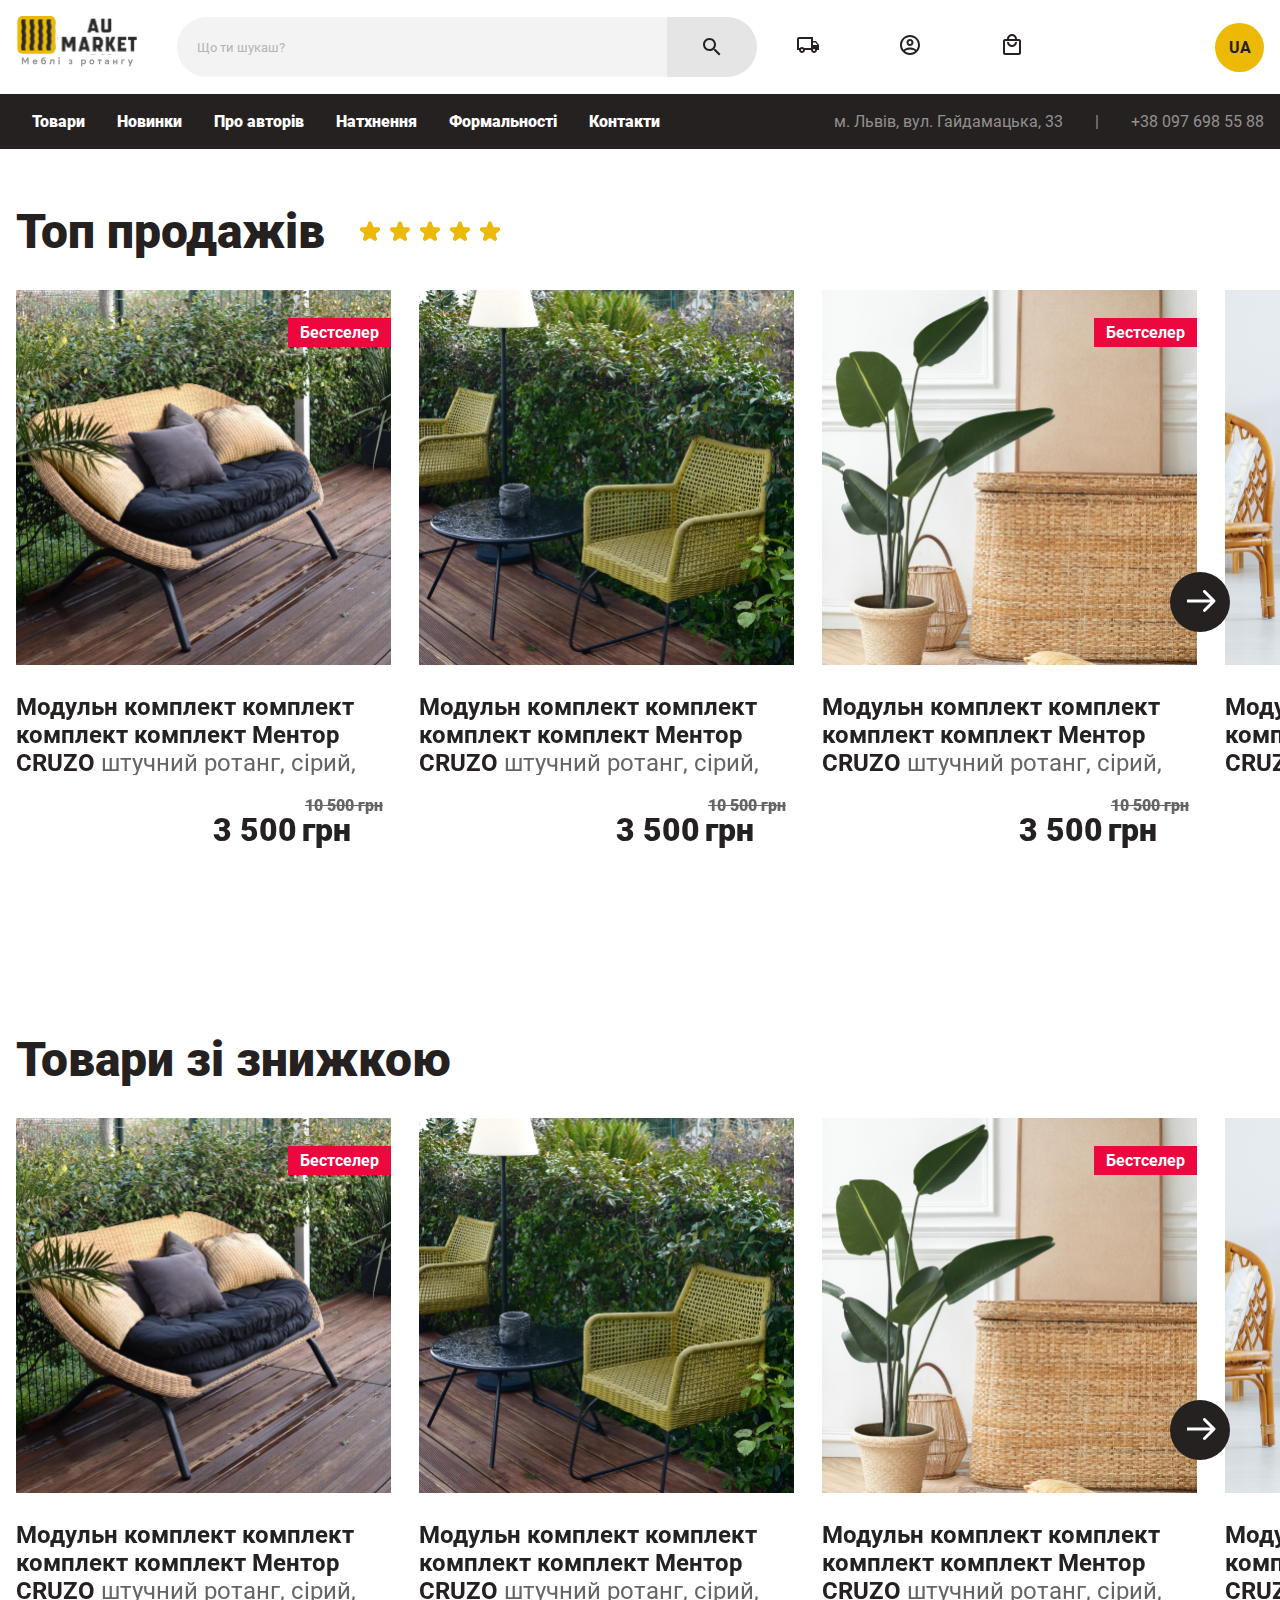
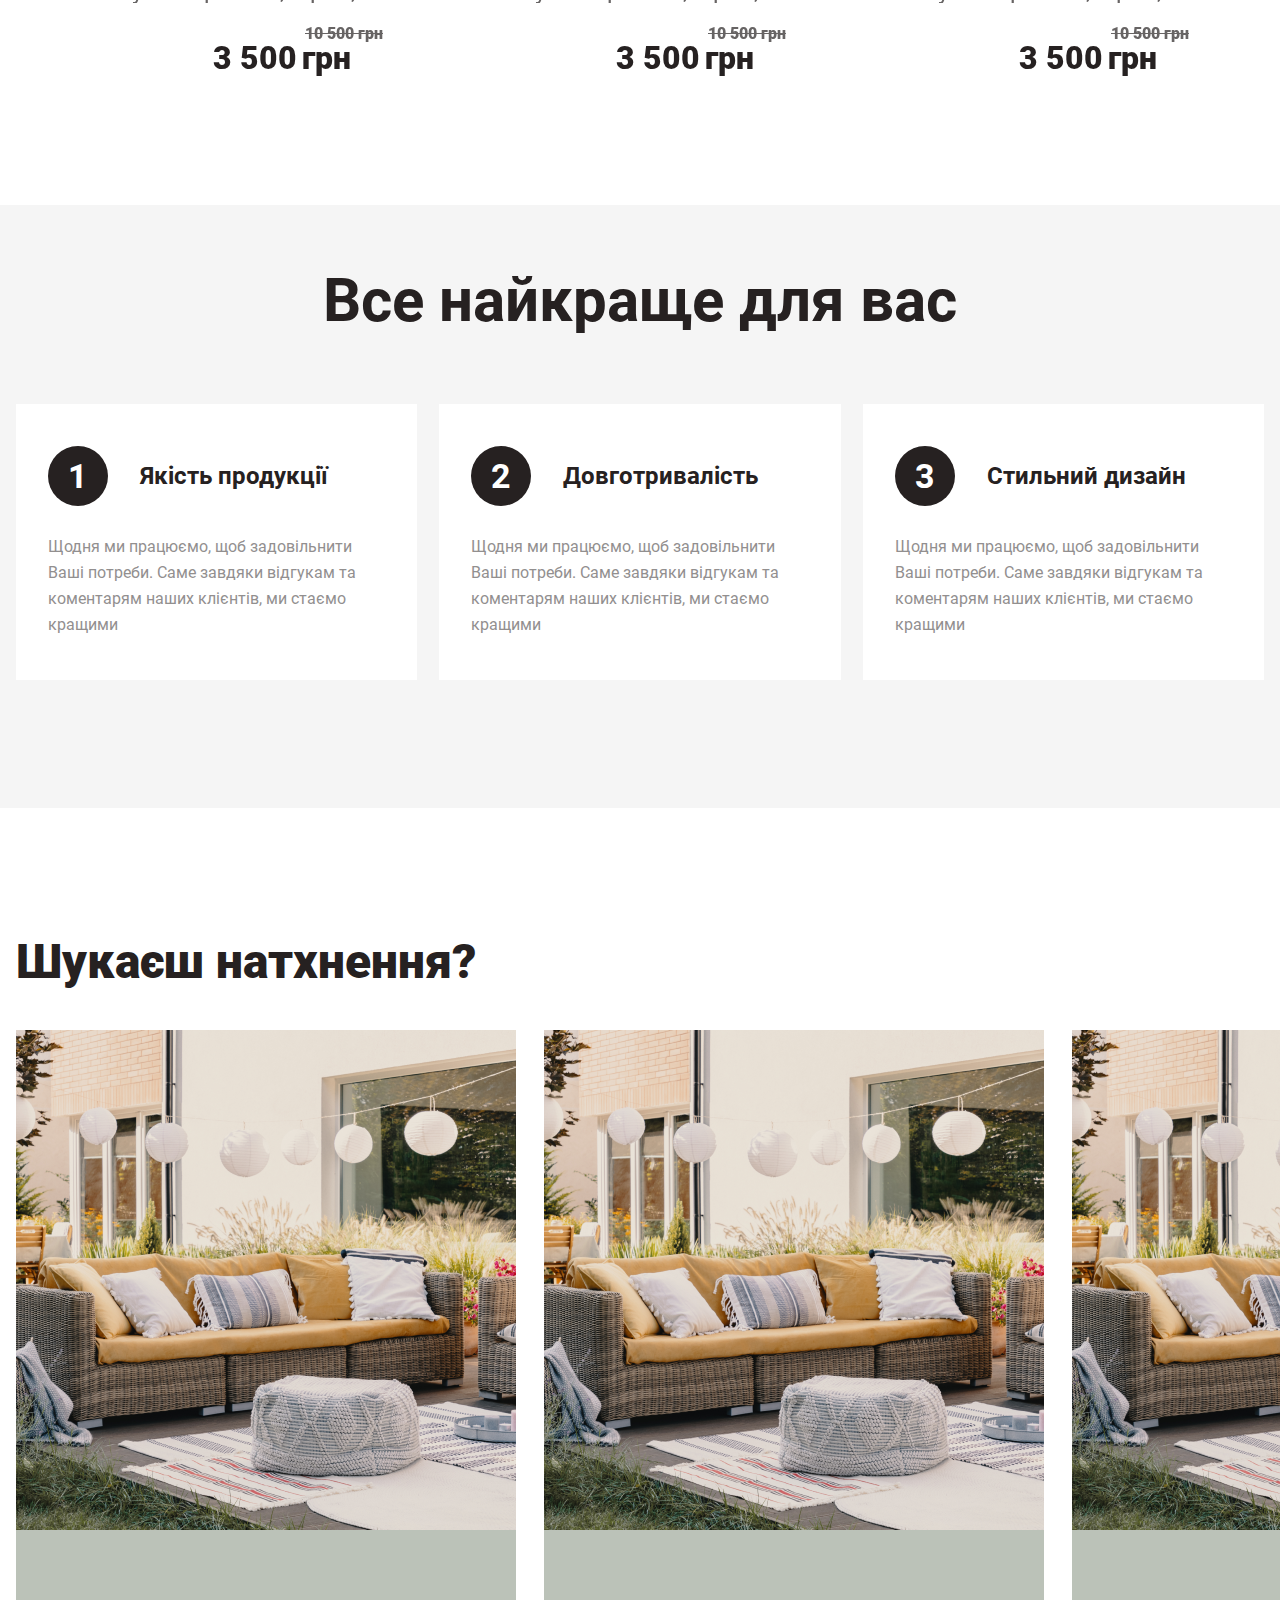
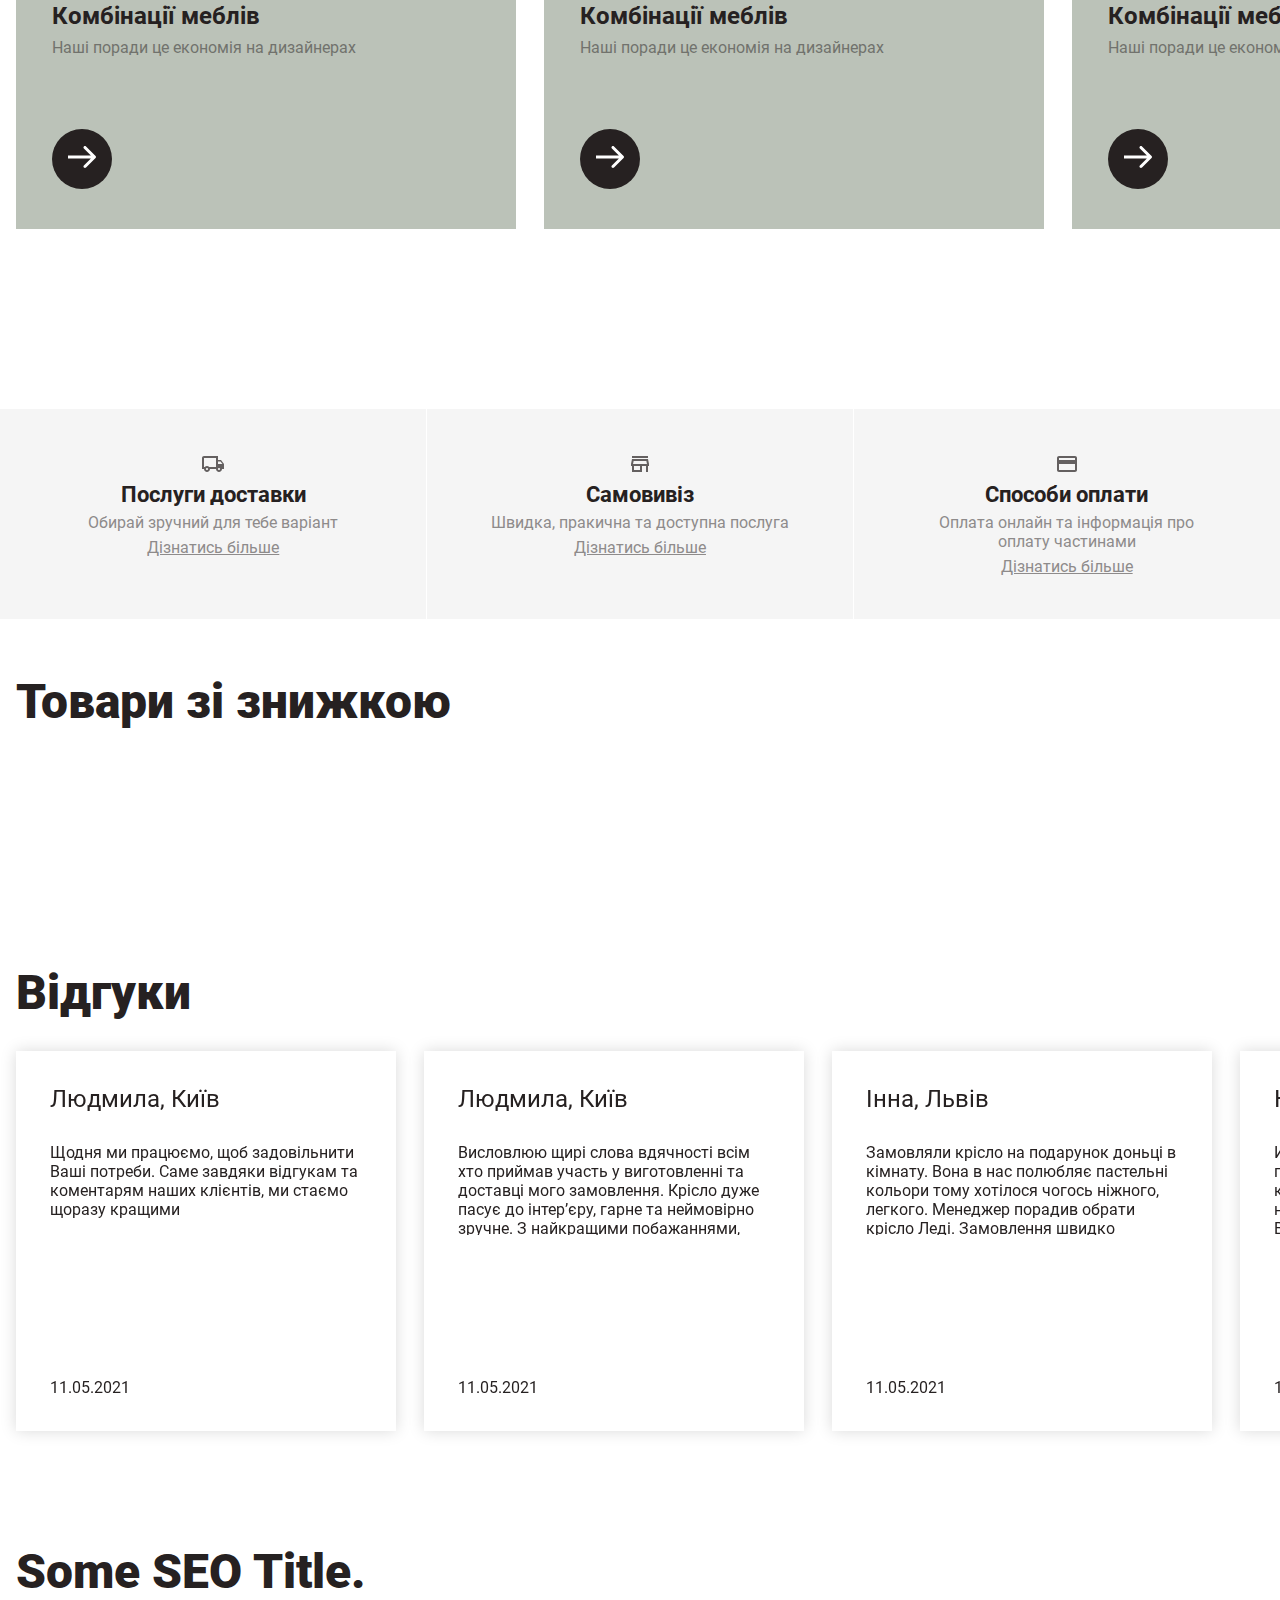
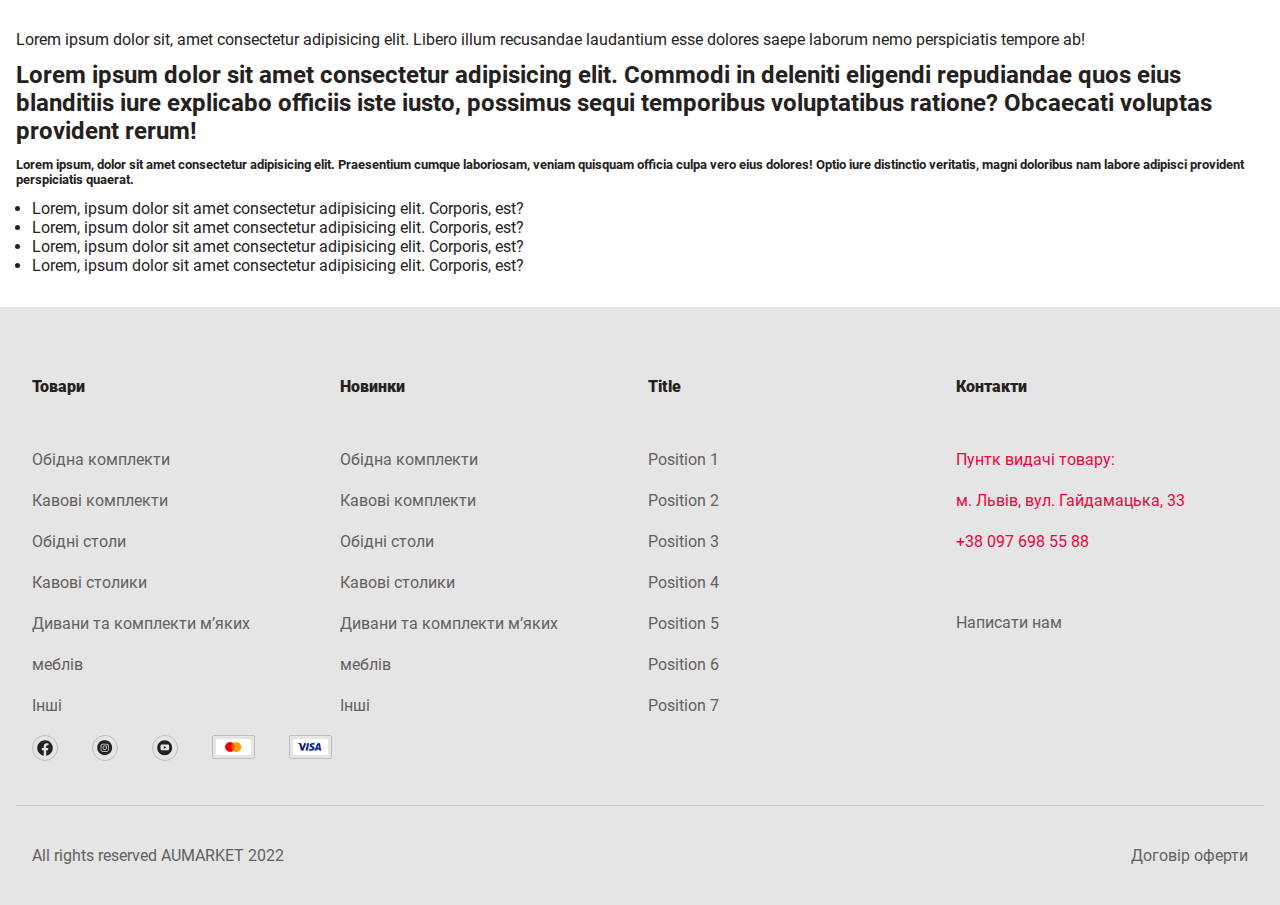
<file: index.html>
<!DOCTYPE html>
<html lang="en">

<head>
  <meta charset="UTF-8">
  <meta http-equiv="X-UA-Compatible" content="IE=edge">
  <meta name="viewport" content="width=device-width, initial-scale=1.0">
  <link rel="stylesheet" href="owl-slider/owl.carousel.min.css">
  <link rel="stylesheet" href="owl-slider/owl.theme.default.min.css">
  <link rel="stylesheet" href="style/style.css">
  <title>Rattan</title>
</head>

<body>
  <div class="menu">
    <div class="menu__wrap">
      <div class="menu__header">
        <img class="menu__close-ic" src="images/ic_close-menu.svg" alt="img">
        <img class="logo" src="images/logo.svg" alt="logo">
      </div>
      <div class="menu__link-wrap">
        <h3 class="menu__title">Товари</h3>
        <div class="menu__link-container">
          <a class="menu__link" href="">Акційні товари</a>
          <a class="menu__link" href="">Обідна комплекти</a>
          <a class="menu__link" href="">Кавові комплекти</a>
          <a class="menu__link" href="">Обідні столи</a>
          <a class="menu__link" href="">Кавові столики</a>
          <a class="menu__link" href="">Дивани та комплекти м’яких меблів</a>
          <a class="menu__link" href="">Крісла-гойдалки</a>
          <a class="menu__link" href="">Крісла та пуфи</a>
          <a class="menu__link menu__link-drop sub-menu-1" href="">
            Стільці та лавки
            <img src="images/ic_drop-arrow.svg" alt="img">
          </a>
          <a class="menu__link" href="">Шезлонги</a>
          <a class="menu__link menu__link-drop sub-menu-2" href="">
            Садові меблі
            <img src="images/ic_drop-arrow.svg" alt="img">
          </a>
          <a class="menu__link" href="">Садові гойдалки</a>
          <a class="menu__link" href="">Декор</a>
        </div>
      </div>
    </div>

    <div class="menu__sub-menu menu__sub-menu-1">
      <h3 class="menu__title menu__sub-menu-title">Стільці та лавки</h3>
      <div class="menu__link-container">
        <a class="menu__link" href="">Стільці</a>
        <a class="menu__link" href="">Лавки</a>
        <a class="menu__link" href="">Барні стільці</a>
      </div>
    </div>

    <div class="menu__sub-menu menu__sub-menu-2">
      <h3 class="menu__title menu__sub-menu-title">Садові меблі</h3>
      <div class="menu__link-container">
        <a class="menu__link" href="">item</a>
        <a class="menu__link" href="">item 2</a>
        <a class="menu__link" href="">Item 3</a>
      </div>
    </div>
  </div>

  </div>

  <div class="mobile-menu">
    <div class="mobile-menu__header">
      <img class="logo" src="images/logo.svg" alt="logo">
      <img class="mobile-menu__close-ic" src="images/ic_close-menu.svg" alt="img">
    </div>
    <div class="mobile-menu__start">
      <span class="mobile-menu__link mobile-menu__link-drop mobile__item-title">
        Товари
        <img class="mobile-menu__drop-icon" src="images/ic_drop-arrow.svg" alt="img">
      </span>
      <div class="mobile-menu__items">
        <h3 class="mobile-menu__items-link">
          Акційні товари
        </h3>
        <h3 class="mobile-menu__items-link">Обідна комплекти</h3>

        <h3 class="mobile-menu__items-link mobile-menu__link-drop mobile-menu-show-sub mobile-menu__sub-title-back">
          Кавові комплекти
          <img class="mobile-menu__ic-title" src="images/ic_drop-arrow.svg" alt="img">
          <div class="mobile-menu__sub-menu">
            <h3 class="mobile-menu__items-link mobile-menu__link mobile-menu__link-drop">
              <img class="mobile-menu__ic_back" src="images/ic_drop-arrow.svg" alt="img">
              Акційні товари
            </h3>
            <div class="mobile-menu__sumb-items-1">
              <a href="/" class="mobile-menu__items-link">Стільці</a>
              <a href="/" class="mobile-menu__items-link">Лавки</a>
              <a href="/" class="mobile-menu__items-link">Барні стільці</a>
            </div>
          </div>
        </h3>

        <h3 class="mobile-menu__items-link">Обідні столи</h3>
        <h3 class="mobile-menu__items-link">Кавові столики</h3>
        <h3 class="mobile-menu__items-link">Дивани та комплекти м’яких меблів </h3>
        <h3 class="mobile-menu__items-link">Крісла-гойдалки</h3>
        <h3 class="mobile-menu__items-link">Крісла та пуфи</h3>
        <h3 class="mobile-menu__items-link">Стільці та лавки</h3>
        <h3 class="mobile-menu__items-link">Шезлонги</h3>
        <h3 class="mobile-menu__items-link">Садові меблі</h3>
        <h3 class="mobile-menu__items-link">Садові гойдалки</h3>
        <h3 class="mobile-menu__items-link">Декор</h3>
        <h3 class="mobile-menu__items-link">Колекція 1</h3>
        <h3 class="mobile-menu__items-link">Колекція 2</h3>
      </div>
      <a class="mobile-menu__link" href="/">Новинки</a>
      <a class="mobile-menu__link" href="/">Про авторів</a>
      <a class="mobile-menu__link" href="/">Натхнення</a>
      <a class="mobile-menu__link" href="/">Формальності</a>
      <a class="mobile-menu__link" href="/">Контакти</a>
    </div>
  </div>

  <header class="header">
    <a class="logo-wrap" href="/">
      <img class="logo" src="images/logo.svg" alt="logo">
    </a>
    <!-- <div class="header__content-wrap"> -->
    <div onclick="activeSearch()" class="search">
      <input class="search__input" type="text" placeholder="Що ти шукаш?">
      <div class="search__icon-wrap">
        <img class="icon" src="images/icons/ic_search.svg" alt="search">
      </div>
    </div>
    <div class="header__user-menu">
      <div class="header__user-wrap user-menu">
        <a class="user-menu__icon" href="/"><img class="icon" src="./images/icons/ic_car-header.svg" alt="car-icon"></a>
        <a class="user-menu__icon" href="/"><img class="icon" src="./images/icons/ic_user-header.svg"
            alt="user-icon"></a>
        <a class="user-menu__icon" href="/"><img class="icon" src="./images/icons/ic_cart-header.svg"
            alt="cart-icon"></a>
      </div>
      <div class="lang-switch">
        UA
      </div>
      <img class="mobile-menu-btn" src="images/icons/ic_mobile-menu.svg" alt="img">
    </div>
    <!-- </div> -->
  </header>

  <nav class="navigation">
    <div class="navigation_position">
      <ul class="navigation__wrap">
        <li class="navigation__btn navigation__items">Товари</li>
        <li class="navigation__btn">Новинки</li>
        <li class="navigation__btn">Про авторів</li>
        <li class="navigation__btn">Натхнення</li>
        <li class="navigation__btn">Формальності</li>
        <li class="navigation__btn">Контакти</li>
      </ul>
      <div class="navigation__contacts">
        <a class="navigation__link" target="_blank" href="https://goo.gl/maps/AyfyZEyAHAoypbwz9">м. Львів, вул.
          Гайдамацька, 33</a>
        <span class="navigation__link">|</span>
        <a class="navigation__link" href="tel:+380976985588">+38 097 698 55 88</a>
      </div>
    </div>
  </nav>

  <section class="slider-wrap">
    <div class="top-title-wrap">
      <h3 class="block-title">Топ продажів</h3>
      <img class="title-star" src="images/stars.svg" alt="img">
    </div>
    <div class="owl-carousel item-slider home-slider">
    </div>
  </section>

  <section class="slider-wrap">
    <div class="top-title-wrap">
      <h3 class="block-title">Товари зі знижкою</h3>
    </div>
    <div class="owl-carousel item-slider home-slider">
    </div>
  </section>

  <section class="best-bcg">
    <div class="best">
      <h3 class="best__title">Все найкраще для вас</h3>
      <div class="best__card-wrap">
        <div class="best__card card">
          <div class="card__title-wrap">
            <div class="card__number">1</div>
            <h4 class="card__title">Якість продукції</h4>
          </div>
          <span class="card__text">
            Щодня ми працюємо, щоб задовільнити Ваші потреби. Саме завдяки відгукам та коментарям наших клієнтів, ми
            стаємо кращими
          </span>
        </div>
        <div class="best__card card">
          <div class="card__title-wrap">
            <div class="card__number">2</div>
            <h4 class="card__title">Довготривалість</h4>
          </div>
          <span class="card__text">
            Щодня ми працюємо, щоб задовільнити Ваші потреби. Саме завдяки відгукам та коментарям наших клієнтів, ми
            стаємо кращими
          </span>
        </div>
        <div class="best__card card">
          <div class="card__title-wrap">
            <div class="card__number">3</div>
            <h4 class="card__title">Стильний дизайн</h4>
          </div>
          <span class="card__text">
            Щодня ми працюємо, щоб задовільнити Ваші потреби. Саме завдяки відгукам та коментарям наших клієнтів, ми
            стаємо кращими
          </span>
        </div>
      </div>
    </div>
  </section>

  <section class="inspiration">
    <h3 class="block-title">Шукаєш натхнення?</h3>
    <div class="inspiration__card-wrap">

      <div class="owl-carousel inspiration-carousel">
        <a href="/" class="inspiration-card inspiration-card_color">
          <img class="inspiration-card__img" src="images/inspiration-img.png" alt="img">
          <div class="inspiration-card__text-wrap">
            <h4 class="inspiration-card__title">Комбінації меблів</h4>
            <span class="inspiration-card__text">Наші поради це економія на дизайнерах</span>
          </div>
          <div class="arrow inspiration-card__arrow"></div>
        </a>

        <a href="/" class="inspiration-card inspiration-card_color">
          <img class="inspiration-card__img" src="images/inspiration-img.png" alt="img">
          <div class="inspiration-card__text-wrap">
            <h4 class="inspiration-card__title">Комбінації меблів</h4>
            <span class="inspiration-card__text">Наші поради це економія на дизайнерах</span>
          </div>
          <div class="arrow inspiration-card__arrow"></div>
        </a>

        <a href="/" class="inspiration-card inspiration-card_color">
          <img class="inspiration-card__img" src="images/inspiration-img.png" alt="img">
          <div class="inspiration-card__text-wrap">
            <h4 class="inspiration-card__title">Комбінації меблів</h4>
            <span class="inspiration-card__text">Наші поради це економія на дизайнерах</span>
          </div>
          <div class="arrow inspiration-card__arrow"></div>
        </a>

        <a href="/" class="inspiration-card inspiration-card_color">
          <img class="inspiration-card__img" src="images/inspiration-img.png" alt="img">
          <div class="inspiration-card__text-wrap">
            <h4 class="inspiration-card__title">Комбінації меблів</h4>
            <span class="inspiration-card__text">Наші поради це економія на дизайнерах</span>
          </div>
          <div class="arrow inspiration-card__arrow"></div>
        </a>

        <a href="/" class="inspiration-card inspiration-card_color">
          <img class="inspiration-card__img" src="images/inspiration-img.png" alt="img">
          <div class="inspiration-card__text-wrap">
            <h4 class="inspiration-card__title">Комбінації меблів</h4>
            <span class="inspiration-card__text">Наші поради це економія на дизайнерах</span>
          </div>
          <div class="arrow inspiration-card__arrow"></div>
        </a>
      </div>
    </div>
  </section>

  <section class="services">
    <a class="services-card" href="/">
      <img class="icon" src="images/icons/ic_car-services.svg" alt="img">
      <h4 class="services-card__title">Послуги доставки</h4>
      <span class="services-card__text">Обирай зручний для тебе варіант</span>
      <span class="services-card__text">Дізнатись більше</span>
    </a>

    <a class="services-card" href="/">
      <img class="icon" src="images/icons/ic_house-services.svg" alt="img">
      <h4 class="services-card__title">Самовивіз</h4>
      <span class="services-card__text">Швидка, пракична та доступна послуга</span>
      <span class="services-card__text">Дізнатись більше</span>
    </a>

    <a class="services-card" href="/">
      <img class="icon" src="images/icons/ic_card-services.svg" alt="img">
      <h4 class="services-card__title">Способи оплати</h4>
      <span class="services-card__text">Оплата онлайн та інформація про оплату частинами</span>
      <span class="services-card__text">Дізнатись більше</span>
    </a>
  </section>

  <section class="slider-wrap">
    <div class="top-title-wrap">
      <h3 class="block-title">Товари зі знижкою</h3>
    </div>
    <div class="owl-carousel item-slider">
    </div>
  </section>

  <section class="feedback">
    <div class="top-title-wrap">
      <h3 class="block-title">Відгуки</h3>
    </div>
    <div class="feedback__card-wrap">
      <div class="owl-carousel inspiration-carousel">
        <div class="feedback-card">
          <span class="feedback-card__name">Людмила, Київ</span>
          <span class="feedback-card__text">
            Щодня ми працюємо, щоб задовільнити Ваші потреби. Саме завдяки відгукам
            та коментарям наших клієнтів, ми стаємо щоразу кращими
          </span>
          <a class="feedback-card__all" href="/">
            <div class="arrow feedback-card__arrow"></div>
            <span>Всі відгуки</span>
          </a>
          <span class="feedback-card__date">11.05.2021</span>
        </div>
        <div class="feedback-card">
          <span class="feedback-card__name">Людмила, Київ</span>
          <span class="feedback-card__text">
            Висловлюю щирі слова вдячності всім хто приймав участь у виготовленні та доставці мого замовлення. Крісло
            дуже
            пасує до інтер’єру, гарне та неймовірно зручне.
            З найкращими побажаннями,
            Людмила.
          </span>
          <a class="feedback-card__all" href="/">
            <div class="arrow feedback-card__arrow"></div>
            <span>Всі відгуки</span>
          </a>
          <span class="feedback-card__date">11.05.2021</span>
        </div>
        <div class="feedback-card">
          <span class="feedback-card__name">Інна, Львів</span>
          <span class="feedback-card__text">
            Замовляли крісло на подарунок доньці в кімнату. Вона в нас полюбляє пастельні кольори тому хотілося чогось
            ніжного, легкого.
            Менеджер порадив обрати крісло Леді.
            Замовлення швидко доставили, що каже про оперативність кур'єрів й налагодженість. Крісло дуже елегантне,
            чудово пасує до інтер'єру кімнати. Дякую!
          </span>
          <a class="feedback-card__all" href="/">
            <div class="arrow feedback-card__arrow"></div>
            <span>Всі відгуки</span>
          </a>
          <span class="feedback-card__date">11.05.2021</span>
        </div>
        <div class="feedback-card">
          <span class="feedback-card__name">Катерина, Моршин</span>
          <span class="feedback-card__text">
            Исполнили мечту нашей доченьки - приобрели ей ко дню рождения кресло кокон! Ребенок просто в восторге,
            невероятно счастлива! Благодарим за Ваш труд и старания.
            Процветания и крупных продаж :)
          </span>
          <a class="feedback-card__all" href="/">
            <div class="arrow feedback-card__arrow"></div>
            <span>Всі відгуки</span>
          </a>
          <span class="feedback-card__date">11.05.2021</span>
        </div>
      </div>
    </div>
  </section>

  <section class="seo">
    <div class="top-title-wrap">
      <h3 class="block-title">Some SEO Title.</h3>
    </div>
    <div class="seo__text">
      <p>Lorem ipsum dolor sit, amet consectetur adipisicing elit. Libero illum recusandae laudantium esse dolores saepe
        laborum nemo perspiciatis tempore ab!</p>
      <h2>Lorem ipsum dolor sit amet consectetur adipisicing elit. Commodi in deleniti eligendi repudiandae quos eius
        blanditiis iure explicabo officiis iste iusto, possimus sequi temporibus voluptatibus ratione? Obcaecati
        voluptas provident rerum!</h2>
      <h5>Lorem ipsum, dolor sit amet consectetur adipisicing elit. Praesentium cumque laboriosam, veniam quisquam
        officia culpa vero eius dolores! Optio iure distinctio veritatis, magni doloribus nam labore adipisci provident
        perspiciatis quaerat.</h5>
      <ul>
        <li>Lorem, ipsum dolor sit amet consectetur adipisicing elit. Corporis, est?</li>
        <li>Lorem, ipsum dolor sit amet consectetur adipisicing elit. Corporis, est?</li>
        <li>Lorem, ipsum dolor sit amet consectetur adipisicing elit. Corporis, est?</li>
        <li>Lorem, ipsum dolor sit amet consectetur adipisicing elit. Corporis, est?</li>
      </ul>
    </div>
  </section>

  <footer class="footer">
    <div class="footer__menu">
      <div class="footer__items">
        <div class="footer__item-wrap">
          <span class="footer__title">Товари</span>
          <a class="footer__link" href="">Обідна комплекти</a>
          <a class="footer__link" href="">Кавові комплекти</a>
          <a class="footer__link" href="">Обідні столи</a>
          <a class="footer__link" href="">Кавові столики</a>
          <a class="footer__link" href="">Дивани та комплекти м’яких</a>
          <a class="footer__link" href="">меблів</a>
          <a class="footer__link" href="">Інші</a>
        </div>

        <div class="footer__item-wrap">
          <span class="footer__title">Новинки</span>
          <a class="footer__link" href="">Обідна комплекти</a>
          <a class="footer__link" href="">Кавові комплекти</a>
          <a class="footer__link" href="">Обідні столи</a>
          <a class="footer__link" href="">Кавові столики</a>
          <a class="footer__link" href="">Дивани та комплекти м’яких</a>
          <a class="footer__link" href="">меблів</a>
          <a class="footer__link" href="">Інші</a>
        </div>

        <div class="footer__item-wrap">
          <span class="footer__title">Title</span>
          <a class="footer__link" href="">Position 1</a>
          <a class="footer__link" href="">Position 2</a>
          <a class="footer__link" href="">Position 3</a>
          <a class="footer__link" href="">Position 4</a>
          <a class="footer__link" href="">Position 5</a>
          <a class="footer__link" href="">Position 6</a>
          <a class="footer__link" href="">Position 7</a>
        </div>

        <div class="footer__item-wrap">
          <span class="footer__title">Контакти</span>
          <a class="footer__link footer__link_color" target="_blank" href="https://goo.gl/maps/PCy7evtyCGo6VFJq5">Пунтк
            видачі товару:</a>
          <a class="footer__link footer__link_color" target="_blank" href="https://goo.gl/maps/PCy7evtyCGo6VFJq5">м.
            Львів, вул. Гайдамацька, 33</a>
          <a class="footer__link footer__link_color" href="tel:380976985588">+38 097 698 55 88</a>
          <a class="footer__link" href="">Написати нам</a>
        </div>
      </div>

      <div class="footer__social">
        <a href="/"><img src="images/icons/ic_facebook.svg" alt="img"></a>
        <a href="/"><img src="images/icons/ic_instagram.svg" alt="img"></a>
        <a href="/"><img src="images/icons/ic_youtube.svg" alt="img"></a>
        <a href="/"><img src="images/icons/ic_master.svg" alt="img"></a>
        <a href="/"><img src="images/icons/ic_visa.svg" alt="img"></a>
      </div>
    </div>

    <div class="footer__doc">
      <a class="footer__link" href="">All rights reserved AUMARKET 2022</a>
      <a class="footer__link" href="">Договір оферти</a>
    </div>
  </footer>

  <script src="js/jquery-3.6.0.min.js"></script>
  <script src="owl-slider/owl.carousel.min.js"></script>
  <script src="swiper-slider/swiper-bundle.min.js"></script>
  <script src="js/script.js"></script>
</body>

</html>
</file>
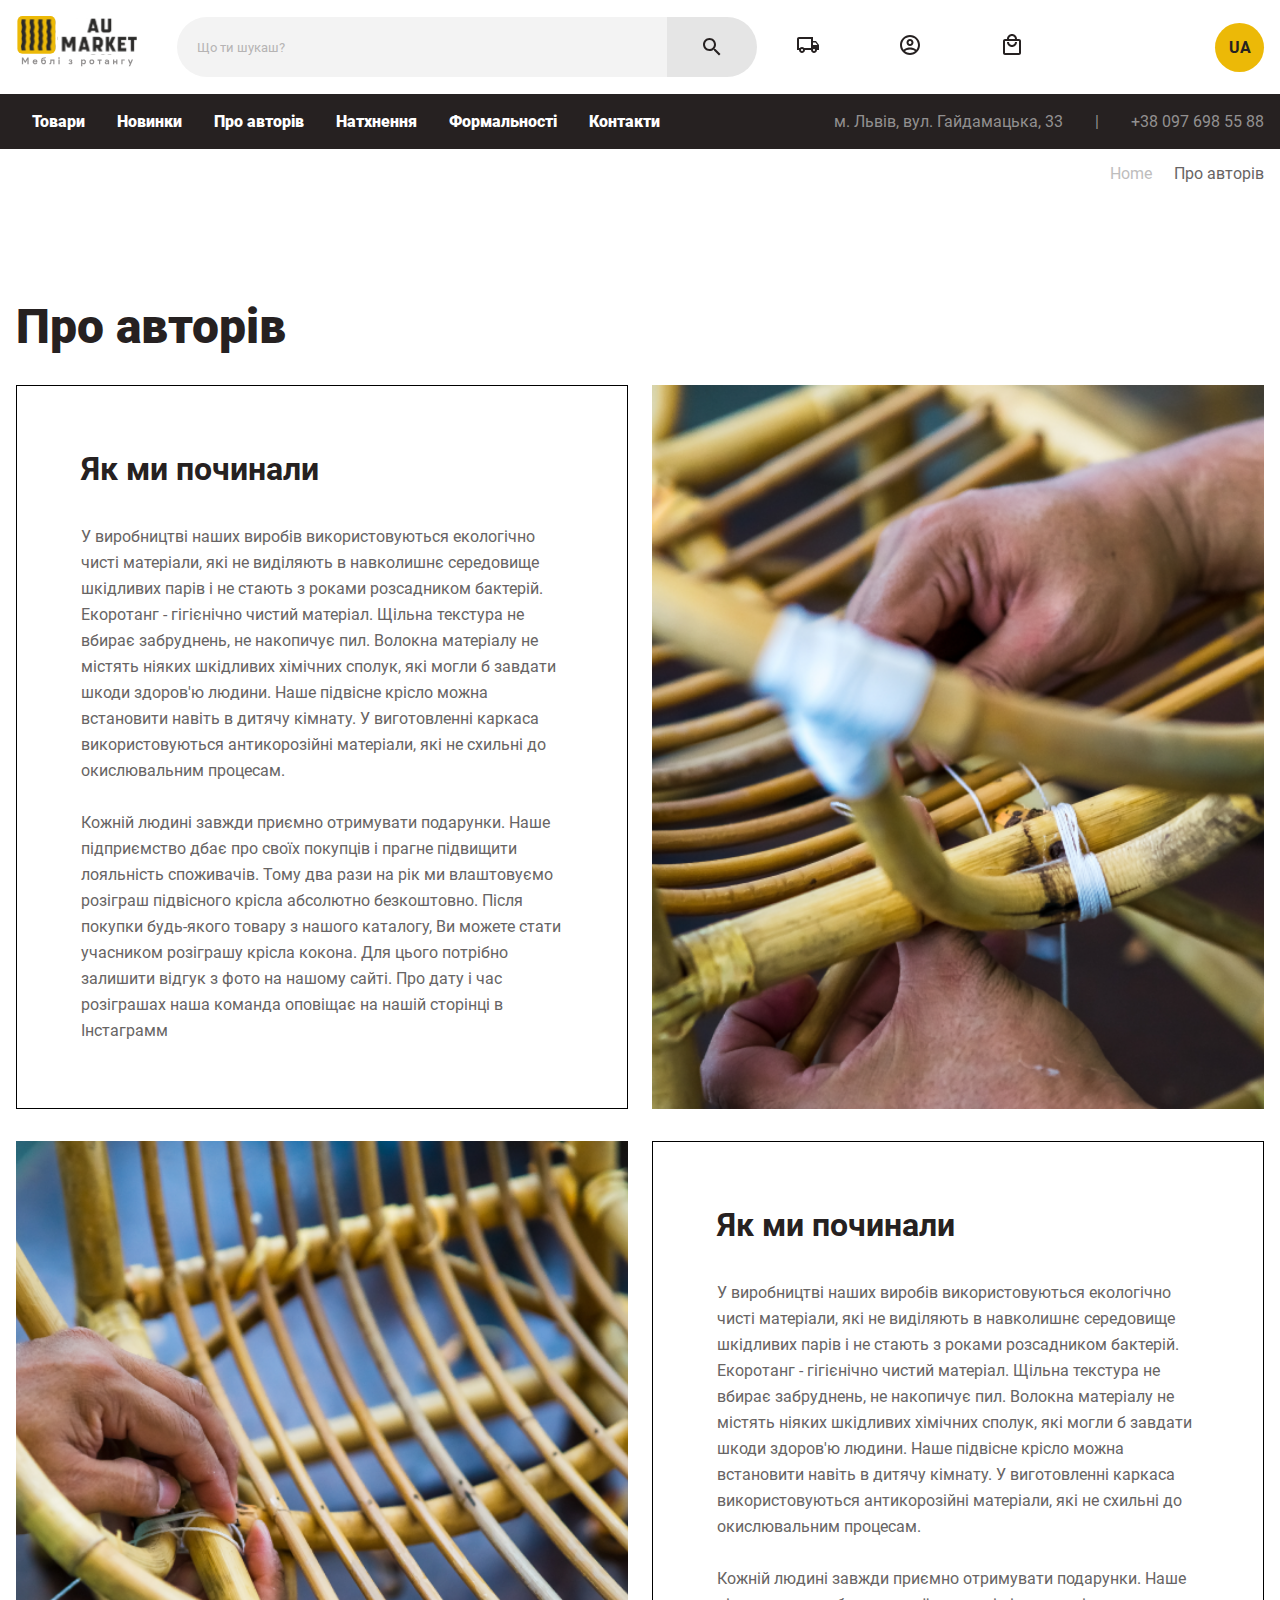
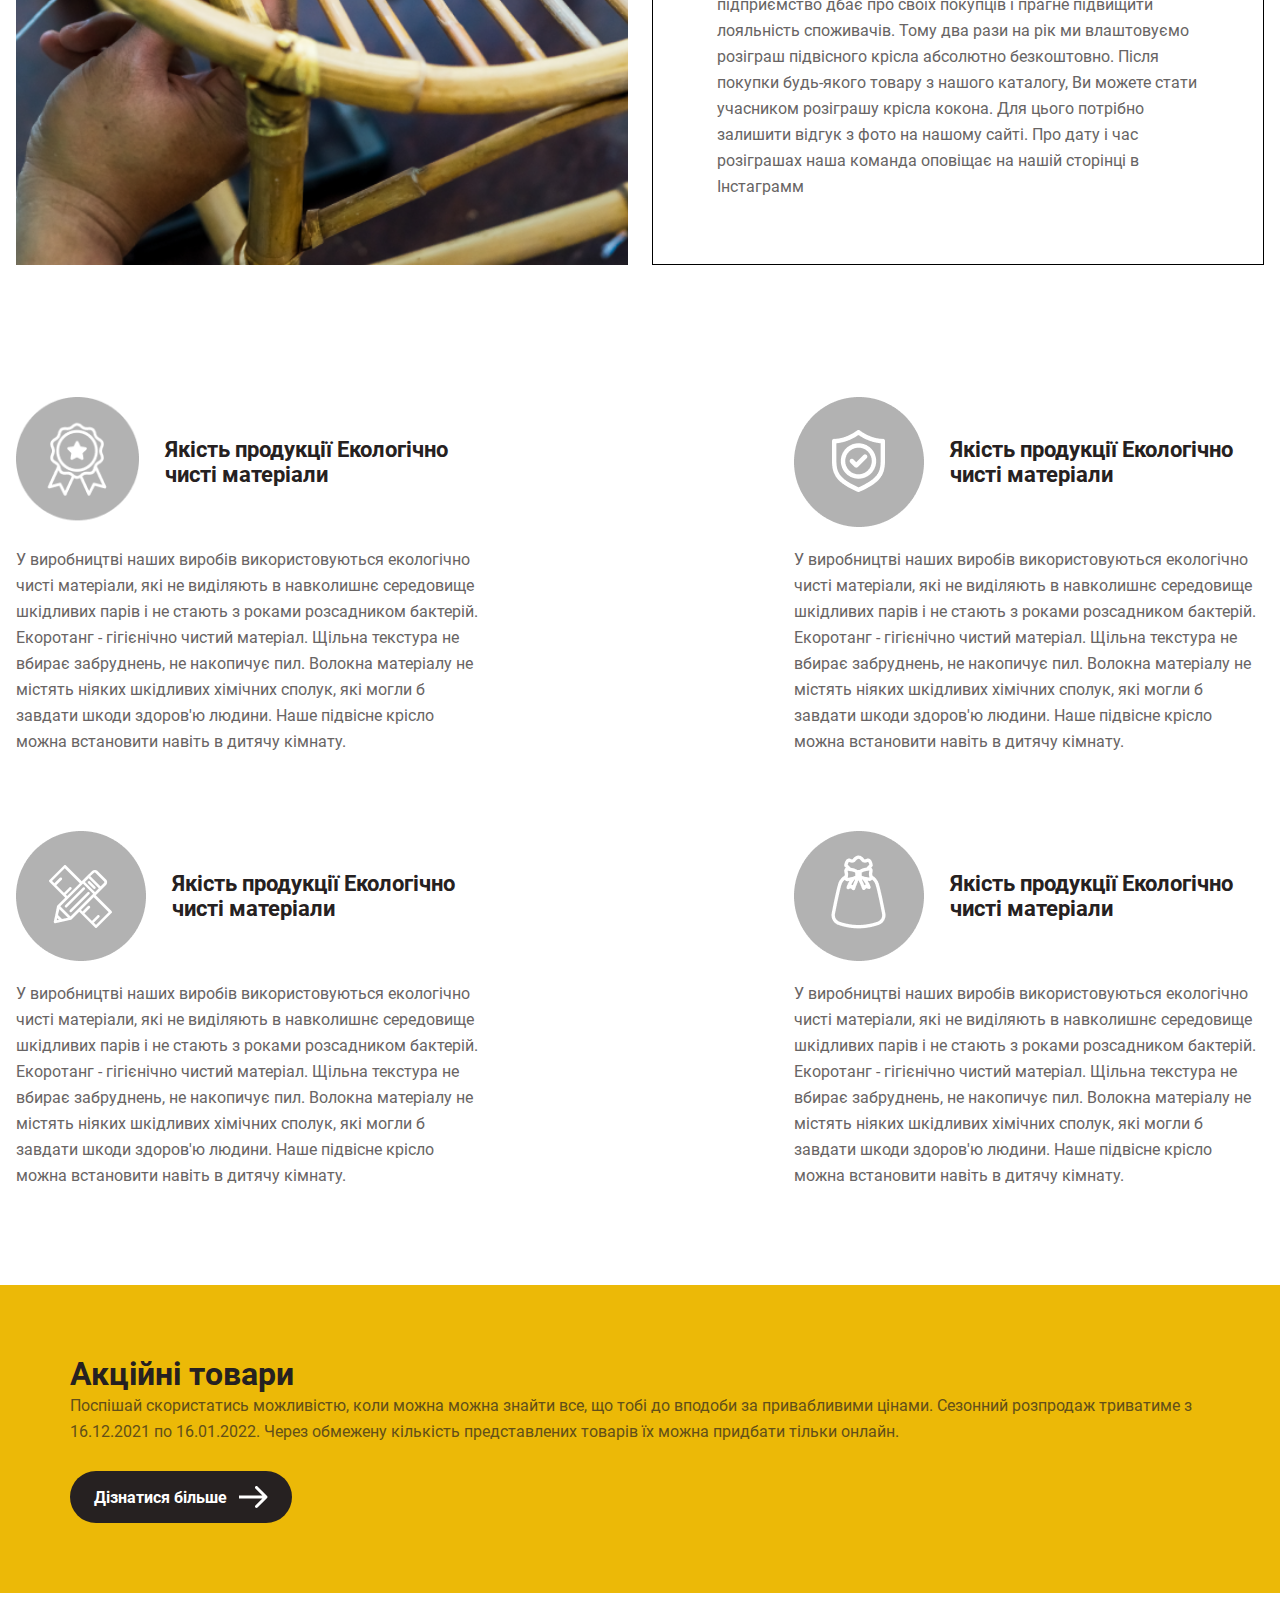
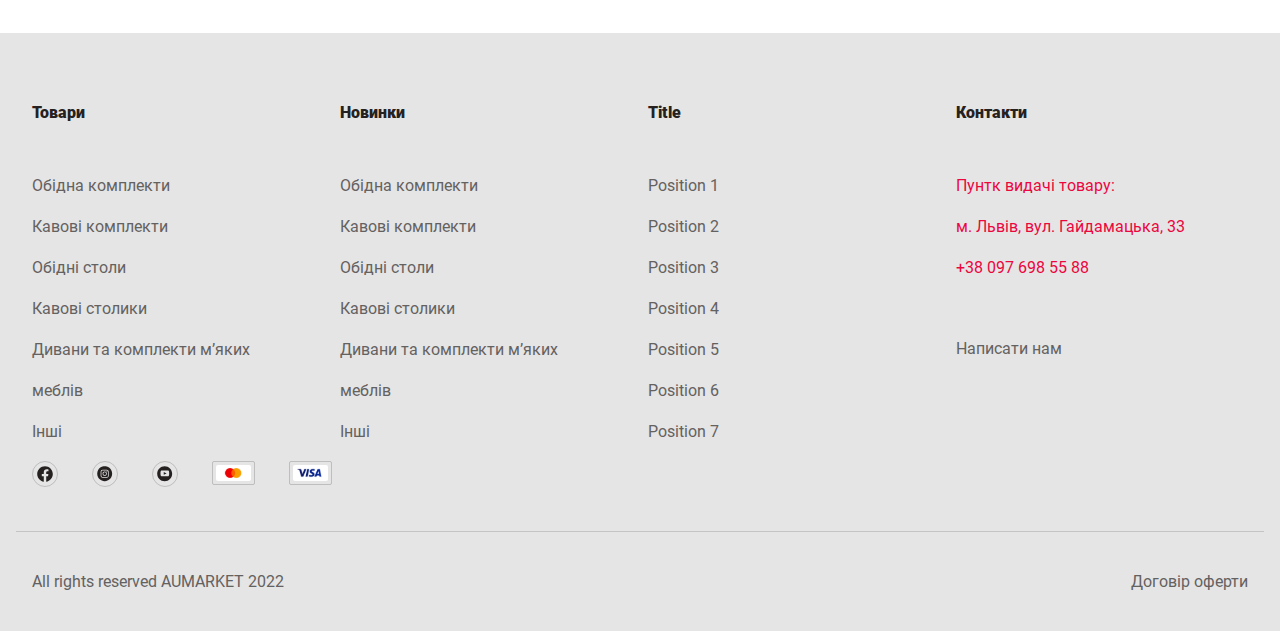
<file: about.html>
<!DOCTYPE html>
<html lang="en">

<head>
  <meta charset="UTF-8">
  <meta http-equiv="X-UA-Compatible" content="IE=edge">
  <meta name="viewport" content="width=device-width, initial-scale=1.0">
  <link rel="stylesheet" href="owl-slider/owl.carousel.min.css">
  <link rel="stylesheet" href="owl-slider/owl.theme.default.min.css">
  <link rel="stylesheet" href="style/style.css">
  <title>Document</title>
</head>

<body>

  <header class="header">
    <a class="logo-wrap" href="/">
      <img class="logo" src="images/logo.svg" alt="logo">
    </a>
    <!-- <div class="header__content-wrap"> -->
    <div onclick="activeSearch()" class="search">
      <input class="search__input" type="text" placeholder="Що ти шукаш?">
      <div class="search__icon-wrap">
        <img class="icon" src="images/icons/ic_search.svg" alt="search">
      </div>
    </div>
    <div class="header__user-menu">
      <div class="header__user-wrap user-menu">
        <a class="user-menu__icon" href="/"><img class="icon" src="./images/icons/ic_car-header.svg" alt="car-icon"></a>
        <a class="user-menu__icon" href="/"><img class="icon" src="./images/icons/ic_user-header.svg"
            alt="user-icon"></a>
        <a class="user-menu__icon" href="/"><img class="icon" src="./images/icons/ic_cart-header.svg"
            alt="cart-icon"></a>
      </div>
      <div class="lang-switch">
        UA
      </div>
      <img class="mobile-menu-btn" src="images/icons/ic_mobile-menu.svg" alt="img">
    </div>
    <!-- </div> -->
  </header>

  <nav class="navigation">
    <div class="navigation_position">
      <ul class="navigation__wrap">
        <li class="navigation__btn">Товари</li>
        <li class="navigation__btn">Новинки</li>
        <li class="navigation__btn">Про авторів</li>
        <li class="navigation__btn">Натхнення</li>
        <li class="navigation__btn">Формальності</li>
        <li class="navigation__btn">Контакти</li>
      </ul>
      <div class="navigation__contacts">
        <a class="navigation__link" target="_blank" href="https://goo.gl/maps/AyfyZEyAHAoypbwz9">м. Львів, вул.
          Гайдамацька, 33</a>
        <span class="navigation__link">|</span>
        <a class="navigation__link" href="tel:+380976985588">+38 097 698 55 88</a>
      </div>
    </div>
  </nav>

  <div class="crumbs">
    <a class="crumbs__link" href="/">Home</a>
    <a class="crumbs__link" href="/">Про авторів</a>
  </div>

  <main class="about-main">
    <section class="about">
      <div class="top-title-wrap">
        <h3 class="block-title">Про авторів</h3>
      </div>
      <article class="about__article">
        <div class="about__article-text-wrap">
          <h3 class="about__article-title">Як ми починали</h3>
          <span class="about__article-text">
            У виробництві наших виробів використовуються екологічно чисті матеріали, які не виділяють в навколишнє
            середовище шкідливих парів і не стають з роками розсадником бактерій. Екоротанг - гігієнічно чистий матеріал.
            Щільна текстура не вбирає забруднень, не накопичує пил. Волокна матеріалу не містять ніяких шкідливих хімічних
            сполук, які могли б завдати шкоди здоров'ю людини. Наше підвісне крісло можна встановити навіть в дитячу
            кімнату. У виготовленні каркаса використовуються антикорозійні матеріали, які не схильні до окислювальним
            процесам.
            <br>
            <br>
            Кожній людині завжди приємно отримувати подарунки. Наше підприємство дбає про своїх покупців і прагне
            підвищити
            лояльність споживачів. Тому два рази на рік ми влаштовуємо розіграш підвісного крісла абсолютно безкоштовно.
            Після покупки будь-якого товару з нашого каталогу, Ви можете стати учасником розіграшу крісла кокона. Для
            цього
            потрібно залишити відгук з фото на нашому сайті. Про дату і час розіграшах наша команда оповіщає на нашій
            сторінці в Інстаграмм
          </span>
        </div>
        <img class="about__article-img" src="images/about/article1.png" alt="img">
      </article>
      <article class="about__article">
        <div class="about__article-text-wrap">
          <h3 class="about__article-title">Як ми починали</h3>
          <span class="about__article-text">
            У виробництві наших виробів використовуються екологічно чисті матеріали, які не виділяють в навколишнє
            середовище шкідливих парів і не стають з роками розсадником бактерій. Екоротанг - гігієнічно чистий матеріал.
            Щільна текстура не вбирає забруднень, не накопичує пил. Волокна матеріалу не містять ніяких шкідливих хімічних
            сполук, які могли б завдати шкоди здоров'ю людини. Наше підвісне крісло можна встановити навіть в дитячу
            кімнату. У виготовленні каркаса використовуються антикорозійні матеріали, які не схильні до окислювальним
            процесам.
            <br>
            <br>
            Кожній людині завжди приємно отримувати подарунки. Наше підприємство дбає про своїх покупців і прагне
            підвищити
            лояльність споживачів. Тому два рази на рік ми влаштовуємо розіграш підвісного крісла абсолютно безкоштовно.
            Після покупки будь-якого товару з нашого каталогу, Ви можете стати учасником розіграшу крісла кокона. Для
            цього
            потрібно залишити відгук з фото на нашому сайті. Про дату і час розіграшах наша команда оповіщає на нашій
            сторінці в Інстаграмм
          </span>
        </div>
        <img class="about__article-img" src="images/about/article2.png" alt="img">
      </article>
    </section>
    <section class="about__description">
      <article class="about__description-article">
        <h3 class="about__description-title">
          <img class="about__description-img" src="images/about/article-1.png" alt="img">
          Якість продукції
          Екологічно чисті матеріали
        </h3>
        <span class="about__description-text">
          У виробництві наших виробів використовуються екологічно чисті матеріали, які не виділяють в навколишнє
          середовище шкідливих парів і не стають з роками розсадником бактерій. Екоротанг - гігієнічно чистий матеріал.
          Щільна текстура не вбирає забруднень, не накопичує пил. Волокна матеріалу не містять ніяких шкідливих хімічних
          сполук, які могли б завдати шкоди здоров'ю людини. Наше підвісне крісло можна встановити навіть в дитячу
          кімнату.
        </span>
      </article>
      <article class="about__description-article">
        <h3 class="about__description-title">
          <img class="about__description-img" src="images/about/article-2.png" alt="img">
          Якість продукції
          Екологічно чисті матеріали
        </h3>
        <span class="about__description-text">
          У виробництві наших виробів використовуються екологічно чисті матеріали, які не виділяють в навколишнє
          середовище шкідливих парів і не стають з роками розсадником бактерій. Екоротанг - гігієнічно чистий матеріал.
          Щільна текстура не вбирає забруднень, не накопичує пил. Волокна матеріалу не містять ніяких шкідливих хімічних
          сполук, які могли б завдати шкоди здоров'ю людини. Наше підвісне крісло можна встановити навіть в дитячу
          кімнату.
        </span>
      </article>
      <article class="about__description-article">
        <h3 class="about__description-title">
          <img class="about__description-img" src="images/about/article-3.png" alt="img">
          Якість продукції
          Екологічно чисті матеріали
        </h3>
        <span class="about__description-text">
          У виробництві наших виробів використовуються екологічно чисті матеріали, які не виділяють в навколишнє
          середовище шкідливих парів і не стають з роками розсадником бактерій. Екоротанг - гігієнічно чистий матеріал.
          Щільна текстура не вбирає забруднень, не накопичує пил. Волокна матеріалу не містять ніяких шкідливих хімічних
          сполук, які могли б завдати шкоди здоров'ю людини. Наше підвісне крісло можна встановити навіть в дитячу
          кімнату.
        </span>
      </article>
      <article class="about__description-article">
        <h3 class="about__description-title">
          <img class="about__description-img" src="images/about/article-4.png" alt="img">
          Якість продукції
          Екологічно чисті матеріали
        </h3>
        <span class="about__description-text">
          У виробництві наших виробів використовуються екологічно чисті матеріали, які не виділяють в навколишнє
          середовище шкідливих парів і не стають з роками розсадником бактерій. Екоротанг - гігієнічно чистий матеріал.
          Щільна текстура не вбирає забруднень, не накопичує пил. Волокна матеріалу не містять ніяких шкідливих хімічних
          сполук, які могли б завдати шкоди здоров'ю людини. Наше підвісне крісло можна встановити навіть в дитячу
          кімнату.
        </span>
      </article>
    </section>
    <section class="promotion">
      <h3 class="promotion-title">
        Акційні товари
      </h3>
      <span class="promotion-text">
        Поспішай скористатись можливістю, коли можна можна знайти все, що тобі до вподоби за привабливими цінами. Сезонний
        розпродаж триватиме з 16.12.2021 по 16.01.2022. Через обмежену кількість представлених товарів їх можна придбати
        тільки онлайн.
      </span>
      <a class="main-btn" href="/">
        Дізнатися більше
        <img class="main-btn-img" src="images/arrow-right-white.svg" alt="img">
      </a>
    </section>
  </main>

  <footer class="footer">
    <div class="footer__menu">
      <div class="footer__items">
        <div class="footer__item-wrap">
          <span class="footer__title">Товари</span>
          <a class="footer__link" href="">Обідна комплекти</a>
          <a class="footer__link" href="">Кавові комплекти</a>
          <a class="footer__link" href="">Обідні столи</a>
          <a class="footer__link" href="">Кавові столики</a>
          <a class="footer__link" href="">Дивани та комплекти м’яких</a>
          <a class="footer__link" href="">меблів</a>
          <a class="footer__link" href="">Інші</a>
        </div>
        <div class="footer__item-wrap">
          <span class="footer__title">Новинки</span>
          <a class="footer__link" href="">Обідна комплекти</a>
          <a class="footer__link" href="">Кавові комплекти</a>
          <a class="footer__link" href="">Обідні столи</a>
          <a class="footer__link" href="">Кавові столики</a>
          <a class="footer__link" href="">Дивани та комплекти м’яких</a>
          <a class="footer__link" href="">меблів</a>
          <a class="footer__link" href="">Інші</a>
        </div>
        <div class="footer__item-wrap">
          <span class="footer__title">Title</span>
          <a class="footer__link" href="">Position 1</a>
          <a class="footer__link" href="">Position 2</a>
          <a class="footer__link" href="">Position 3</a>
          <a class="footer__link" href="">Position 4</a>
          <a class="footer__link" href="">Position 5</a>
          <a class="footer__link" href="">Position 6</a>
          <a class="footer__link" href="">Position 7</a>
        </div>
        <div class="footer__item-wrap">
          <span class="footer__title">Контакти</span>
          <a class="footer__link footer__link_color" target="_blank" href="https://goo.gl/maps/PCy7evtyCGo6VFJq5">Пунтк
            видачі товару:</a>
          <a class="footer__link footer__link_color" target="_blank" href="https://goo.gl/maps/PCy7evtyCGo6VFJq5">м.
            Львів, вул. Гайдамацька, 33</a>
          <a class="footer__link footer__link_color" href="tel:380976985588">+38 097 698 55 88</a>
          <a class="footer__link" href="">Написати нам</a>
        </div>
      </div>
      <div class="footer__social">
        <a href="/"><img src="images/icons/ic_facebook.svg" alt="img"></a>
        <a href="/"><img src="images/icons/ic_instagram.svg" alt="img"></a>
        <a href="/"><img src="images/icons/ic_youtube.svg" alt="img"></a>
        <a href="/"><img src="images/icons/ic_master.svg" alt="img"></a>
        <a href="/"><img src="images/icons/ic_visa.svg" alt="img"></a>
      </div>
    </div>
    <div class="footer__doc">
      <a class="footer__link" href="">All rights reserved AUMARKET 2022</a>
      <a class="footer__link" href="">Договір оферти</a>
    </div>
  </footer>

  <script src="js/jquery-3.6.0.min.js"></script>
  <script src="owl-slider/owl.carousel.min.js"></script>
  <script src="js/script.js"></script>
</body>

</html>
</file>
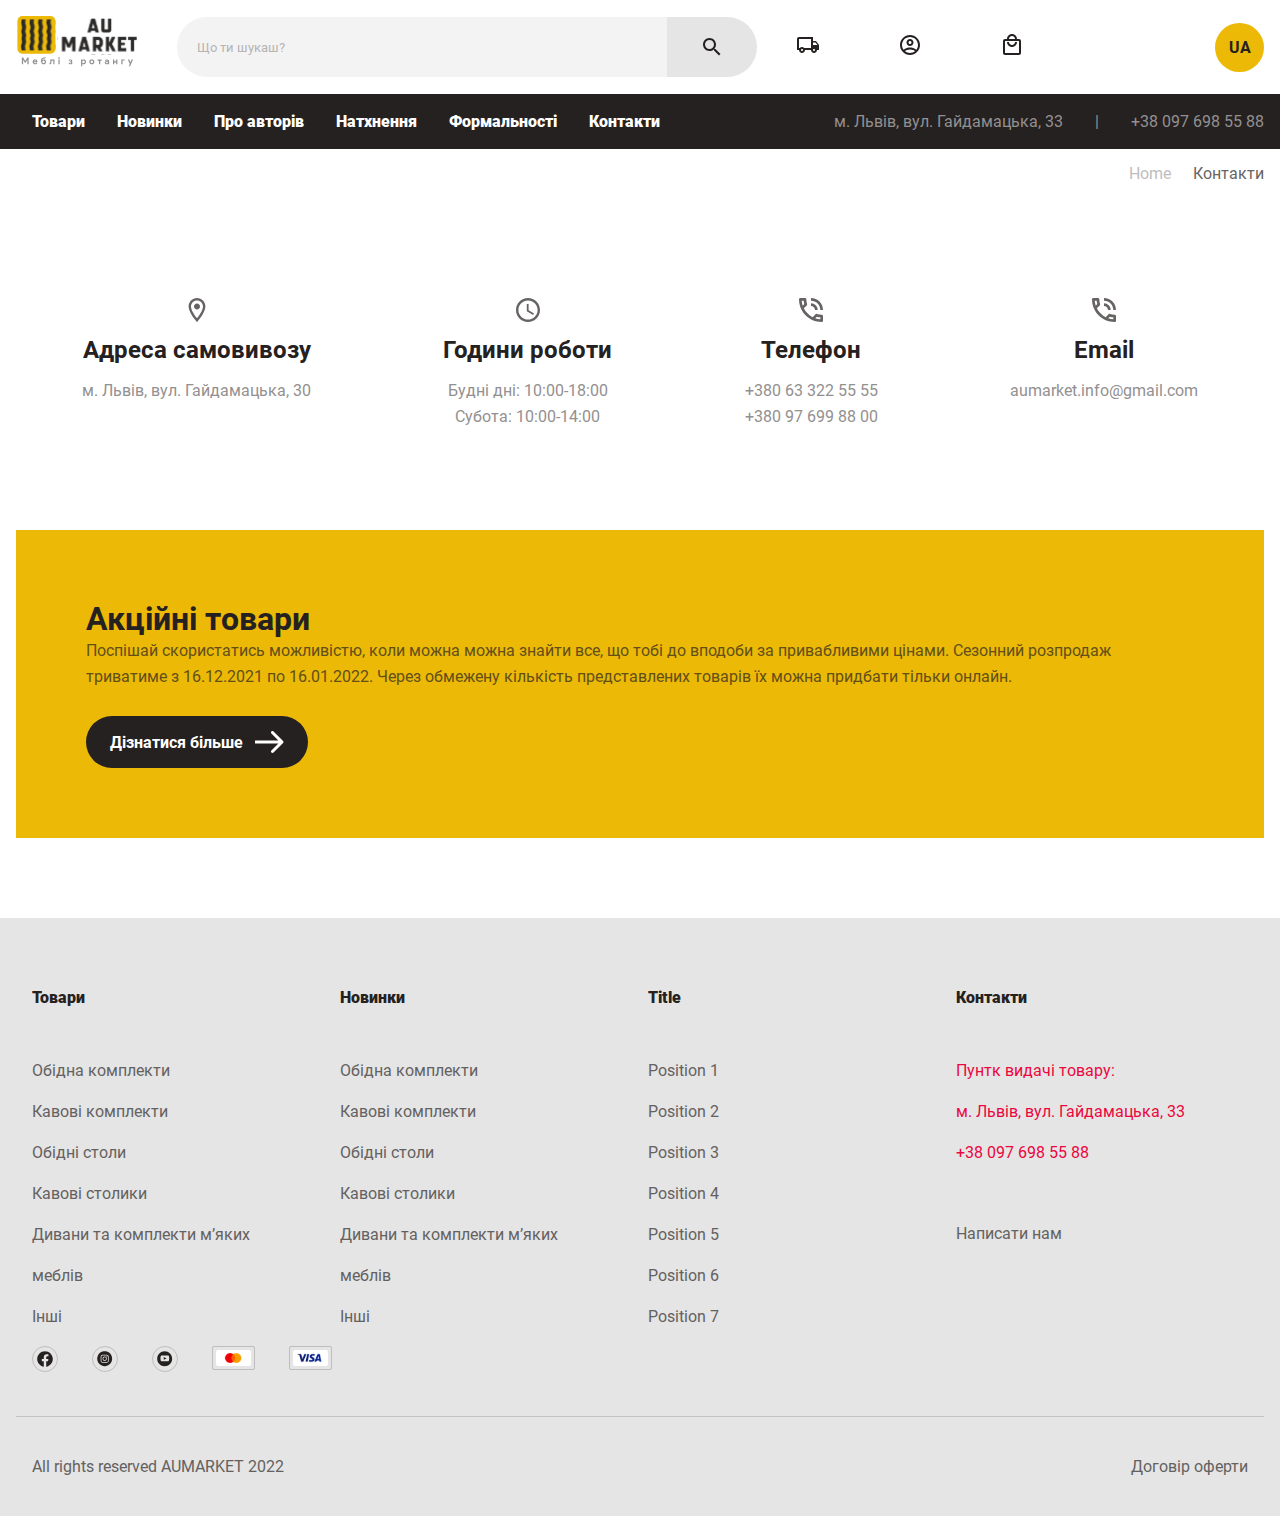
<file: contacts.html>
<!DOCTYPE html>
<html lang="en">

<head>
  <meta charset="UTF-8">
  <meta http-equiv="X-UA-Compatible" content="IE=edge">
  <meta name="viewport" content="width=device-width, initial-scale=1.0">
  <link rel="stylesheet" href="owl-slider/owl.carousel.min.css">
  <link rel="stylesheet" href="owl-slider/owl.theme.default.min.css">
  <link rel="stylesheet" href="style/style.css">
  <title>Document</title>
</head>

<body>

  <header class="header">
    <a class="logo-wrap" href="/">
      <img class="logo" src="images/logo.svg" alt="logo">
    </a>
    <!-- <div class="header__content-wrap"> -->
    <div onclick="activeSearch()" class="search">
      <input class="search__input" type="text" placeholder="Що ти шукаш?">
      <div class="search__icon-wrap">
        <img class="icon" src="images/icons/ic_search.svg" alt="search">
      </div>
    </div>
    <div class="header__user-menu">
      <div class="header__user-wrap user-menu">
        <a class="user-menu__icon" href="/"><img class="icon" src="./images/icons/ic_car-header.svg" alt="car-icon"></a>
        <a class="user-menu__icon" href="/"><img class="icon" src="./images/icons/ic_user-header.svg"
            alt="user-icon"></a>
        <a class="user-menu__icon" href="/"><img class="icon" src="./images/icons/ic_cart-header.svg"
            alt="cart-icon"></a>
      </div>
      <div class="lang-switch">
        UA
      </div>
      <img class="mobile-menu-btn" src="images/icons/ic_mobile-menu.svg" alt="img">
    </div>
    <!-- </div> -->
  </header>

  <nav class="navigation">
    <div class="navigation_position">
      <ul class="navigation__wrap">
        <li class="navigation__btn">Товари</li>
        <li class="navigation__btn">Новинки</li>
        <li class="navigation__btn">Про авторів</li>
        <li class="navigation__btn">Натхнення</li>
        <li class="navigation__btn">Формальності</li>
        <li class="navigation__btn">Контакти</li>
      </ul>
      <div class="navigation__contacts">
        <a class="navigation__link" target="_blank" href="https://goo.gl/maps/AyfyZEyAHAoypbwz9">м. Львів, вул.
          Гайдамацька, 33</a>
        <span class="navigation__link">|</span>
        <a class="navigation__link" href="tel:+380976985588">+38 097 698 55 88</a>
      </div>
    </div>
  </nav>

  <div class="crumbs">
    <a class="crumbs__link" href="/">Home</a>
    <a class="crumbs__link" href="/">Контакти</a>
  </div>

  <main class="contacts">
    <section class="contacts__container">
      <div class="contacts__wrap">
        <img class="contacts__icon" src="images/contacts/ic_location.svg" alt="img">
        <h2 class="contacts__title">Адреса самовивозу</h2>
        <span class="contacts__text">м. Львів, вул. Гайдамацька, 30</span>
      </div>

      <div class="contacts__wrap">
        <img class="contacts__icon" src="images/contacts/ic_cloack.svg" alt="img">
        <h2 class="contacts__title">Години роботи</h2>
        <span class="contacts__text">Будні дні: 10:00-18:00</span>
        <span class="contacts__text">Субота: 10:00-14:00</span>
      </div>

      <div class="contacts__wrap">
        <img class="contacts__icon" src="images/contacts/ic_phone.svg" alt="img">
        <h2 class="contacts__title">Телефон</h2>
        <a href="tel:+380 63 322 55 55" class="contacts__text">+380 63 322 55 55</a>
        <a href="tel:+380 97 699 88 00" class="contacts__text">+380 97 699 88 00</a>
      </div>

      <div class="contacts__wrap">
        <img class="contacts__icon" src="images/contacts/ic_phone.svg" alt="img">
        <h2 class="contacts__title">Email</h2>
        <a href="mailto:aumarket.info@gmail.com" class="contacts__text">aumarket.info@gmail.com</a>
      </div>
    </section>

    <section class="promotion">
      <h3 class="promotion-title">
        Акційні товари
      </h3>
      <span class="promotion-text">
        Поспішай скористатись можливістю, коли можна можна знайти все, що тобі до вподоби за привабливими цінами.
        Сезонний
        розпродаж триватиме з 16.12.2021 по 16.01.2022. Через обмежену кількість представлених товарів їх можна придбати
        тільки онлайн.
      </span>
      <a class="main-btn" href="/">
        Дізнатися більше
        <img class="main-btn-img" src="images/arrow-right-white.svg" alt="img">
      </a>
    </section>
  </main>



  <footer class="footer">
    <div class="footer__menu">
      <div class="footer__items">
        <div class="footer__item-wrap">
          <span class="footer__title">Товари</span>
          <a class="footer__link" href="">Обідна комплекти</a>
          <a class="footer__link" href="">Кавові комплекти</a>
          <a class="footer__link" href="">Обідні столи</a>
          <a class="footer__link" href="">Кавові столики</a>
          <a class="footer__link" href="">Дивани та комплекти м’яких</a>
          <a class="footer__link" href="">меблів</a>
          <a class="footer__link" href="">Інші</a>
        </div>
        <div class="footer__item-wrap">
          <span class="footer__title">Новинки</span>
          <a class="footer__link" href="">Обідна комплекти</a>
          <a class="footer__link" href="">Кавові комплекти</a>
          <a class="footer__link" href="">Обідні столи</a>
          <a class="footer__link" href="">Кавові столики</a>
          <a class="footer__link" href="">Дивани та комплекти м’яких</a>
          <a class="footer__link" href="">меблів</a>
          <a class="footer__link" href="">Інші</a>
        </div>
        <div class="footer__item-wrap">
          <span class="footer__title">Title</span>
          <a class="footer__link" href="">Position 1</a>
          <a class="footer__link" href="">Position 2</a>
          <a class="footer__link" href="">Position 3</a>
          <a class="footer__link" href="">Position 4</a>
          <a class="footer__link" href="">Position 5</a>
          <a class="footer__link" href="">Position 6</a>
          <a class="footer__link" href="">Position 7</a>
        </div>
        <div class="footer__item-wrap">
          <span class="footer__title">Контакти</span>
          <a class="footer__link footer__link_color" target="_blank" href="https://goo.gl/maps/PCy7evtyCGo6VFJq5">Пунтк
            видачі товару:</a>
          <a class="footer__link footer__link_color" target="_blank" href="https://goo.gl/maps/PCy7evtyCGo6VFJq5">м.
            Львів, вул. Гайдамацька, 33</a>
          <a class="footer__link footer__link_color" href="tel:380976985588">+38 097 698 55 88</a>
          <a class="footer__link" href="">Написати нам</a>
        </div>
      </div>
      <div class="footer__social">
        <a href="/"><img src="images/icons/ic_facebook.svg" alt="img"></a>
        <a href="/"><img src="images/icons/ic_instagram.svg" alt="img"></a>
        <a href="/"><img src="images/icons/ic_youtube.svg" alt="img"></a>
        <a href="/"><img src="images/icons/ic_master.svg" alt="img"></a>
        <a href="/"><img src="images/icons/ic_visa.svg" alt="img"></a>
      </div>
    </div>
    <div class="footer__doc">
      <a class="footer__link" href="">All rights reserved AUMARKET 2022</a>
      <a class="footer__link" href="">Договір оферти</a>
    </div>
  </footer>

  <script src="js/jquery-3.6.0.min.js"></script>
  <script src="owl-slider/owl.carousel.min.js"></script>
  <script src="js/script.js"></script>
</body>

</html>
</file>
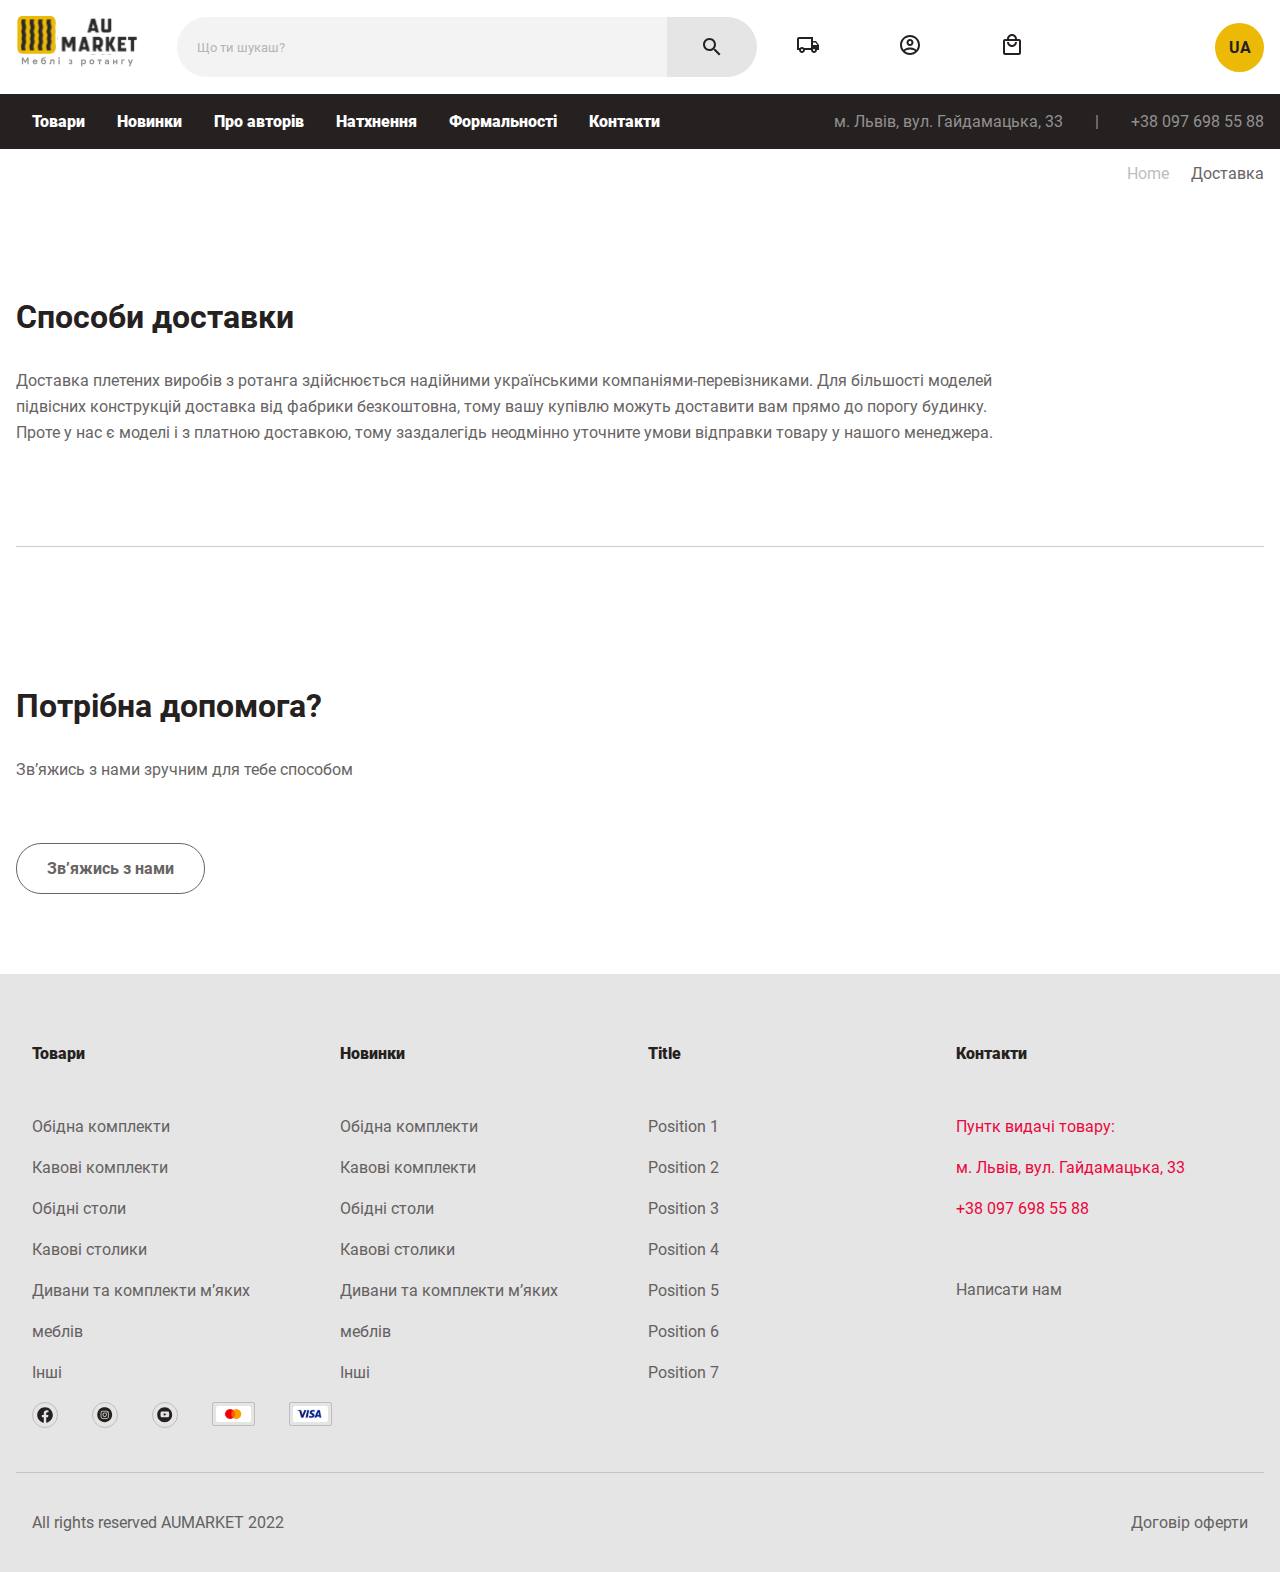
<file: delivery.html>
<!DOCTYPE html>
<html lang="en">

<head>
  <meta charset="UTF-8">
  <meta http-equiv="X-UA-Compatible" content="IE=edge">
  <meta name="viewport" content="width=device-width, initial-scale=1.0">
  <link rel="stylesheet" href="owl-slider/owl.carousel.min.css">
  <link rel="stylesheet" href="owl-slider/owl.theme.default.min.css">
  <link rel="stylesheet" href="style/style.css">
  <title>Document</title>
</head>

<body>

  <header class="header">
    <a class="logo-wrap" href="/">
      <img class="logo" src="images/logo.svg" alt="logo">
    </a>
    <!-- <div class="header__content-wrap"> -->
    <div onclick="activeSearch()" class="search">
      <input class="search__input" type="text" placeholder="Що ти шукаш?">
      <div class="search__icon-wrap">
        <img class="icon" src="images/icons/ic_search.svg" alt="search">
      </div>
    </div>
    <div class="header__user-menu">
      <div class="header__user-wrap user-menu">
        <a class="user-menu__icon" href="/"><img class="icon" src="./images/icons/ic_car-header.svg" alt="car-icon"></a>
        <a class="user-menu__icon" href="/"><img class="icon" src="./images/icons/ic_user-header.svg"
            alt="user-icon"></a>
        <a class="user-menu__icon" href="/"><img class="icon" src="./images/icons/ic_cart-header.svg"
            alt="cart-icon"></a>
      </div>
      <div class="lang-switch">
        UA
      </div>
      <img class="mobile-menu-btn" src="images/icons/ic_mobile-menu.svg" alt="img">
    </div>
    <!-- </div> -->
  </header>

  <nav class="navigation">
    <div class="navigation_position">
      <ul class="navigation__wrap">
        <li class="navigation__btn">Товари</li>
        <li class="navigation__btn">Новинки</li>
        <li class="navigation__btn">Про авторів</li>
        <li class="navigation__btn">Натхнення</li>
        <li class="navigation__btn">Формальності</li>
        <li class="navigation__btn">Контакти</li>
      </ul>
      <div class="navigation__contacts">
        <a class="navigation__link" target="_blank" href="https://goo.gl/maps/AyfyZEyAHAoypbwz9">м. Львів, вул.
          Гайдамацька, 33</a>
        <span class="navigation__link">|</span>
        <a class="navigation__link" href="tel:+380976985588">+38 097 698 55 88</a>
      </div>
    </div>
  </nav>

  <div class="crumbs">
    <a class="crumbs__link" href="/">Home</a>
    <a class="crumbs__link" href="/">Доставка</a>
  </div>

  <main class="delivery">
    <section class="delivery__type">
      <h3 class="delivery__title">Способи доставки</h3>
      <span class="delivery__text">
        Доставка плетених виробів з ротанга здійснюється надійними українськими компаніями-перевізниками. Для більшості
        моделей підвісних конструкцій доставка від фабрики безкоштовна, тому вашу купівлю можуть доставити вам прямо до
        порогу будинку. Проте у нас є моделі і з платною доставкою, тому заздалегідь неодмінно уточните умови відправки
        товару у нашого менеджера.
      </span>
    </section>

    <section class="delivery__help">
      <h3 class="delivery__title">Потрібна допомога?</h3>
      <span class="delivery__text">
        Зв’яжись з нами зручним для тебе способом
      </span>
      <a class="delivery__btn" href="tel:+380 63 322 55 55 ">
        Зв’яжись з нами
      </a>
    </section>

  </main>

  <footer class="footer">
    <div class="footer__menu">
      <div class="footer__items">
        <div class="footer__item-wrap">
          <span class="footer__title">Товари</span>
          <a class="footer__link" href="">Обідна комплекти</a>
          <a class="footer__link" href="">Кавові комплекти</a>
          <a class="footer__link" href="">Обідні столи</a>
          <a class="footer__link" href="">Кавові столики</a>
          <a class="footer__link" href="">Дивани та комплекти м’яких</a>
          <a class="footer__link" href="">меблів</a>
          <a class="footer__link" href="">Інші</a>
        </div>
        <div class="footer__item-wrap">
          <span class="footer__title">Новинки</span>
          <a class="footer__link" href="">Обідна комплекти</a>
          <a class="footer__link" href="">Кавові комплекти</a>
          <a class="footer__link" href="">Обідні столи</a>
          <a class="footer__link" href="">Кавові столики</a>
          <a class="footer__link" href="">Дивани та комплекти м’яких</a>
          <a class="footer__link" href="">меблів</a>
          <a class="footer__link" href="">Інші</a>
        </div>
        <div class="footer__item-wrap">
          <span class="footer__title">Title</span>
          <a class="footer__link" href="">Position 1</a>
          <a class="footer__link" href="">Position 2</a>
          <a class="footer__link" href="">Position 3</a>
          <a class="footer__link" href="">Position 4</a>
          <a class="footer__link" href="">Position 5</a>
          <a class="footer__link" href="">Position 6</a>
          <a class="footer__link" href="">Position 7</a>
        </div>
        <div class="footer__item-wrap">
          <span class="footer__title">Контакти</span>
          <a class="footer__link footer__link_color" target="_blank" href="https://goo.gl/maps/PCy7evtyCGo6VFJq5">Пунтк
            видачі товару:</a>
          <a class="footer__link footer__link_color" target="_blank" href="https://goo.gl/maps/PCy7evtyCGo6VFJq5">м.
            Львів, вул. Гайдамацька, 33</a>
          <a class="footer__link footer__link_color" href="tel:380976985588">+38 097 698 55 88</a>
          <a class="footer__link" href="">Написати нам</a>
        </div>
      </div>
      <div class="footer__social">
        <a href="/"><img src="images/icons/ic_facebook.svg" alt="img"></a>
        <a href="/"><img src="images/icons/ic_instagram.svg" alt="img"></a>
        <a href="/"><img src="images/icons/ic_youtube.svg" alt="img"></a>
        <a href="/"><img src="images/icons/ic_master.svg" alt="img"></a>
        <a href="/"><img src="images/icons/ic_visa.svg" alt="img"></a>
      </div>
    </div>
    <div class="footer__doc">
      <a class="footer__link" href="">All rights reserved AUMARKET 2022</a>
      <a class="footer__link" href="">Договір оферти</a>
    </div>
  </footer>

  <script src="js/jquery-3.6.0.min.js"></script>
  <script src="owl-slider/owl.carousel.min.js"></script>
  <script src="js/script.js"></script>
</body>

</html>
</file>
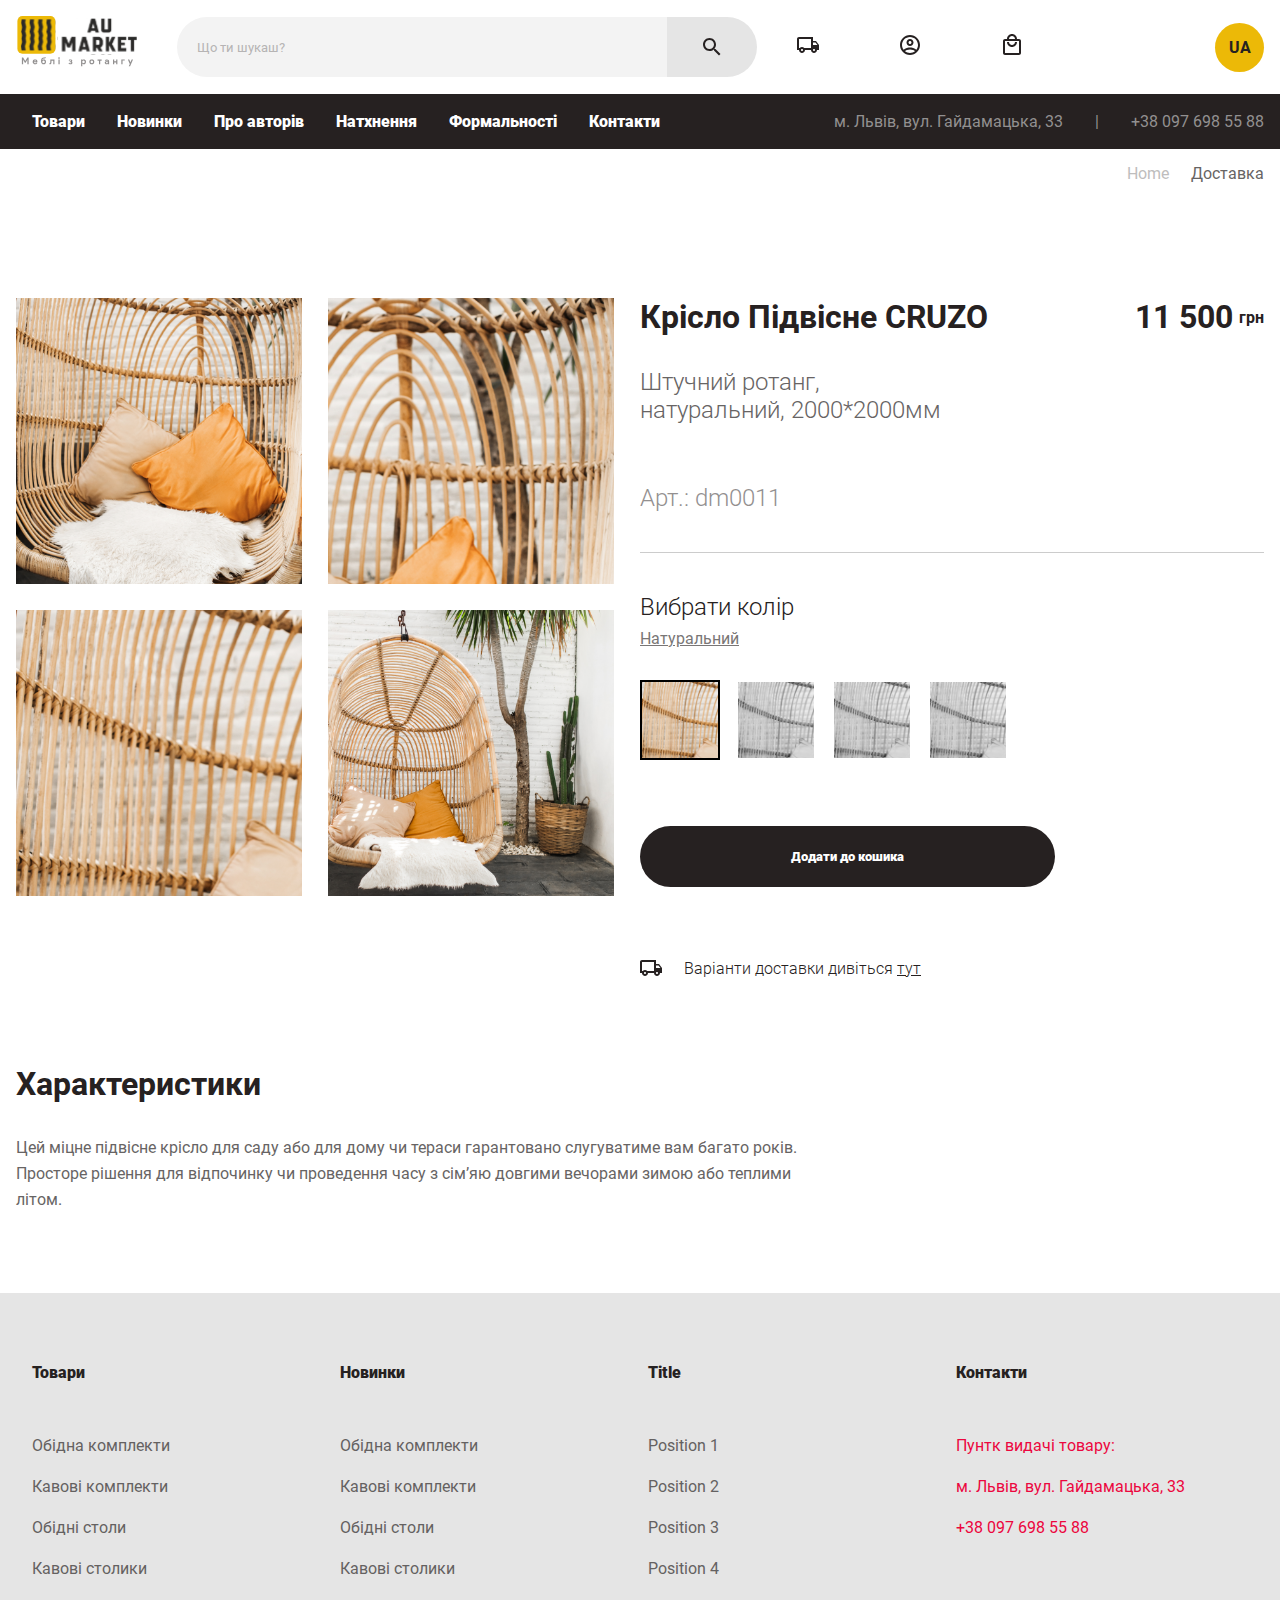
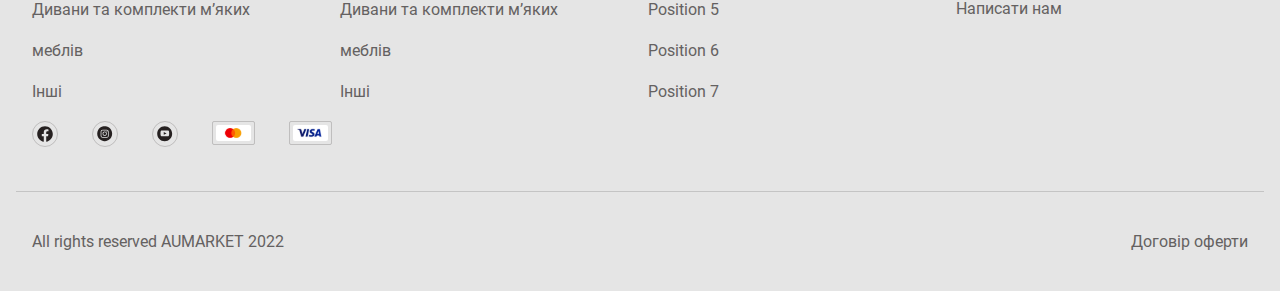
<file: detail.html>
<!DOCTYPE html>
<html lang="en">

<head>
  <meta charset="UTF-8">
  <meta http-equiv="X-UA-Compatible" content="IE=edge">
  <meta name="viewport" content="width=device-width, initial-scale=1.0">
  <link rel="stylesheet" href="owl-slider/owl.carousel.min.css">
  <link rel="stylesheet" href="owl-slider/owl.theme.default.min.css">
  <link rel="stylesheet" href="swiper-slider/swiper-bundle.min.css">
  <link rel="stylesheet" href="style/style.css">
  <title>Document</title>
</head>

<body>

  <header class="header">
    <a class="logo-wrap" href="/">
      <img class="logo" src="images/logo.svg" alt="logo">
    </a>
    <!-- <div class="header__content-wrap"> -->
    <div onclick="activeSearch()" class="search">
      <input class="search__input" type="text" placeholder="Що ти шукаш?">
      <div class="search__icon-wrap">
        <img class="icon" src="images/icons/ic_search.svg" alt="search">
      </div>
    </div>
    <div class="header__user-menu">
      <div class="header__user-wrap user-menu">
        <a class="user-menu__icon" href="/"><img class="icon" src="./images/icons/ic_car-header.svg" alt="car-icon"></a>
        <a class="user-menu__icon" href="/"><img class="icon" src="./images/icons/ic_user-header.svg"
            alt="user-icon"></a>
        <a class="user-menu__icon" href="/"><img class="icon" src="./images/icons/ic_cart-header.svg"
            alt="cart-icon"></a>
      </div>
      <div class="lang-switch">
        UA
      </div>
      <img class="mobile-menu-btn" src="images/icons/ic_mobile-menu.svg" alt="img">
    </div>
    <!-- </div> -->
  </header>

  <nav class="navigation">
    <div class="navigation_position">
      <ul class="navigation__wrap">
        <li class="navigation__btn">Товари</li>
        <li class="navigation__btn">Новинки</li>
        <li class="navigation__btn">Про авторів</li>
        <li class="navigation__btn">Натхнення</li>
        <li class="navigation__btn">Формальності</li>
        <li class="navigation__btn">Контакти</li>
      </ul>
      <div class="navigation__contacts">
        <a class="navigation__link" target="_blank" href="https://goo.gl/maps/AyfyZEyAHAoypbwz9">м. Львів, вул.
          Гайдамацька, 33</a>
        <span class="navigation__link">|</span>
        <a class="navigation__link" href="tel:+380976985588">+38 097 698 55 88</a>
      </div>
    </div>
  </nav>

  <div class="crumbs">
    <a class="crumbs__link" href="/">Home</a>
    <a class="crumbs__link" href="/">Доставка</a>
  </div>

  <main class="detail">

    <div class="detail__big-slider-wrap">

      <div class="swiper  detail__big-slider">
        <div class="swiper-wrapper">
          <div class="swiper-slide">
            <img class="detail__big-slider-img" src="images/detail/1.png" alt="img">
          </div>
          <div class="swiper-slide">
            <img class="detail__big-slider-img" src="images/detail/2.png" alt="img">
          </div>
          <div class="swiper-slide">
            <img class="detail__big-slider-img" src="images/detail/3.png" alt="img">
          </div>
          <div class="swiper-slide">
            <img class="detail__big-slider-img" src="images/detail/4.png" alt="img">
          </div>
        </div>
        <div class="detail__big-slider-close">
          <img class="detail__close-ic" src="images/detail/ic_close.svg" alt="img">
        </div>
        <div class="detail__big-slider-navigation">
          <div class="detail__button-next">
            <img src="images/detail/ic_slider-arrow.svg" alt="img">
          </div>

          <div class="detail__button-prev">
            <img src="images/detail/ic_slider-arrow.svg" alt="img">
          </div>
        </div>
        <div class="swiper-scrollbar"></div>
      </div>
    </div>

    <div class="detail__wrap">
      <div class="detail__img-wrap">
        <img class="detail__img" src="images/detail/1.png" alt="img">
        <img class="detail__img" src="images/detail/2.png" alt="img">
        <img class="detail__img" src="images/detail/3.png" alt="img">
        <img class="detail__img" src="images/detail/4.png" alt="img">
      </div>


      <div class="swiper mySwiper detail__slider">
        <div class="swiper-wrapper">
          <div class="swiper-slide">
            <img class="detail__slider-img" src="images/detail/1.png" alt="img">
          </div>
          <div class="swiper-slide">
            <img class="detail__slider-img" src="images/detail/2.png" alt="img">
          </div>
          <div class="swiper-slide">
            <img class="detail__slider-img" src="images/detail/3.png" alt="img">
          </div>
          <div class="swiper-slide">
            <img class="detail__slider-img" src="images/detail/4.png" alt="img">
          </div>
        </div>
        <div class="swiper-scrollbar"></div>
      </div>


      <div class="detail__info">
        <div class="detail__price-wrap">
          <h1 class="detail__price">Крісло Підвісне CRUZO</h1>
          <span class="detail__price detail__value">11 500<span>грн</span></span>
        </div>
        <h4 class="detail__dexcription">
          Штучний ротанг, натуральний, 2000*2000мм
        </h4>
        <span class="detail__item-id">Арт.: dm0011</span>
        <div class="detail__price-wrap detail__mobile-wrap">
          <span class="detail__price detail__value">11 500<span>грн</span></span>
        </div>
        <div class="detail__color color">
          <span class="color__title">Вибрати колір</span>
          <span class="color__description">Натуральний</span>
          <div class="color__img-wrap">
            <img class="color__img active" src="images/detail/color1.png" alt="img">
            <img class="color__img" src="images/detail/color2.png" alt="img">
            <img class="color__img" src="images/detail/color2.png" alt="img">
            <img class="color__img" src="images/detail/color2.png" alt="img">
          </div>
        </div>
        <button class="cart-btn">Додати до кошика</button>
        <div class="detail__delivery">
          <img class="detail__delivery-icn" src="images/detail/ic_car.svg" alt="img">
          <span>Варіанти доставки дивіться <a href="/">тут</a></span>
        </div>
      </div>

    </div>

    <h4 class="detail__about-item-title">
      Характеристики
    </h4>

    <span class="detail__about-item-text">
      Цей міцне підвісне крісло для саду або для дому чи тераси гарантовано слугуватиме вам багато років. Просторе
      рішення
      для відпочинку чи проведення часу з сім’яю довгими вечорами зимою або теплими літом.
    </span>



  </main>


  <footer class="footer">
    <div class="footer__menu">
      <div class="footer__items">
        <div class="footer__item-wrap">
          <span class="footer__title">Товари</span>
          <a class="footer__link" href="">Обідна комплекти</a>
          <a class="footer__link" href="">Кавові комплекти</a>
          <a class="footer__link" href="">Обідні столи</a>
          <a class="footer__link" href="">Кавові столики</a>
          <a class="footer__link" href="">Дивани та комплекти м’яких</a>
          <a class="footer__link" href="">меблів</a>
          <a class="footer__link" href="">Інші</a>
        </div>
        <div class="footer__item-wrap">
          <span class="footer__title">Новинки</span>
          <a class="footer__link" href="">Обідна комплекти</a>
          <a class="footer__link" href="">Кавові комплекти</a>
          <a class="footer__link" href="">Обідні столи</a>
          <a class="footer__link" href="">Кавові столики</a>
          <a class="footer__link" href="">Дивани та комплекти м’яких</a>
          <a class="footer__link" href="">меблів</a>
          <a class="footer__link" href="">Інші</a>
        </div>
        <div class="footer__item-wrap">
          <span class="footer__title">Title</span>
          <a class="footer__link" href="">Position 1</a>
          <a class="footer__link" href="">Position 2</a>
          <a class="footer__link" href="">Position 3</a>
          <a class="footer__link" href="">Position 4</a>
          <a class="footer__link" href="">Position 5</a>
          <a class="footer__link" href="">Position 6</a>
          <a class="footer__link" href="">Position 7</a>
        </div>
        <div class="footer__item-wrap">
          <span class="footer__title">Контакти</span>
          <a class="footer__link footer__link_color" target="_blank" href="https://goo.gl/maps/PCy7evtyCGo6VFJq5">Пунтк
            видачі товару:</a>
          <a class="footer__link footer__link_color" target="_blank" href="https://goo.gl/maps/PCy7evtyCGo6VFJq5">м.
            Львів, вул. Гайдамацька, 33</a>
          <a class="footer__link footer__link_color" href="tel:380976985588">+38 097 698 55 88</a>
          <a class="footer__link" href="">Написати нам</a>
        </div>
      </div>
      <div class="footer__social">
        <a href="/"><img src="images/icons/ic_facebook.svg" alt="img"></a>
        <a href="/"><img src="images/icons/ic_instagram.svg" alt="img"></a>
        <a href="/"><img src="images/icons/ic_youtube.svg" alt="img"></a>
        <a href="/"><img src="images/icons/ic_master.svg" alt="img"></a>
        <a href="/"><img src="images/icons/ic_visa.svg" alt="img"></a>
      </div>
    </div>
    <div class="footer__doc">
      <a class="footer__link" href="">All rights reserved AUMARKET 2022</a>
      <a class="footer__link" href="">Договір оферти</a>
    </div>
  </footer>

  <script src="js/jquery-3.6.0.min.js"></script>
  <script src="owl-slider/owl.carousel.min.js"></script>
  <script src="swiper-slider/swiper-bundle.min.js"></script>
  <script src="js/script.js"></script>
</body>

</html>
</file>
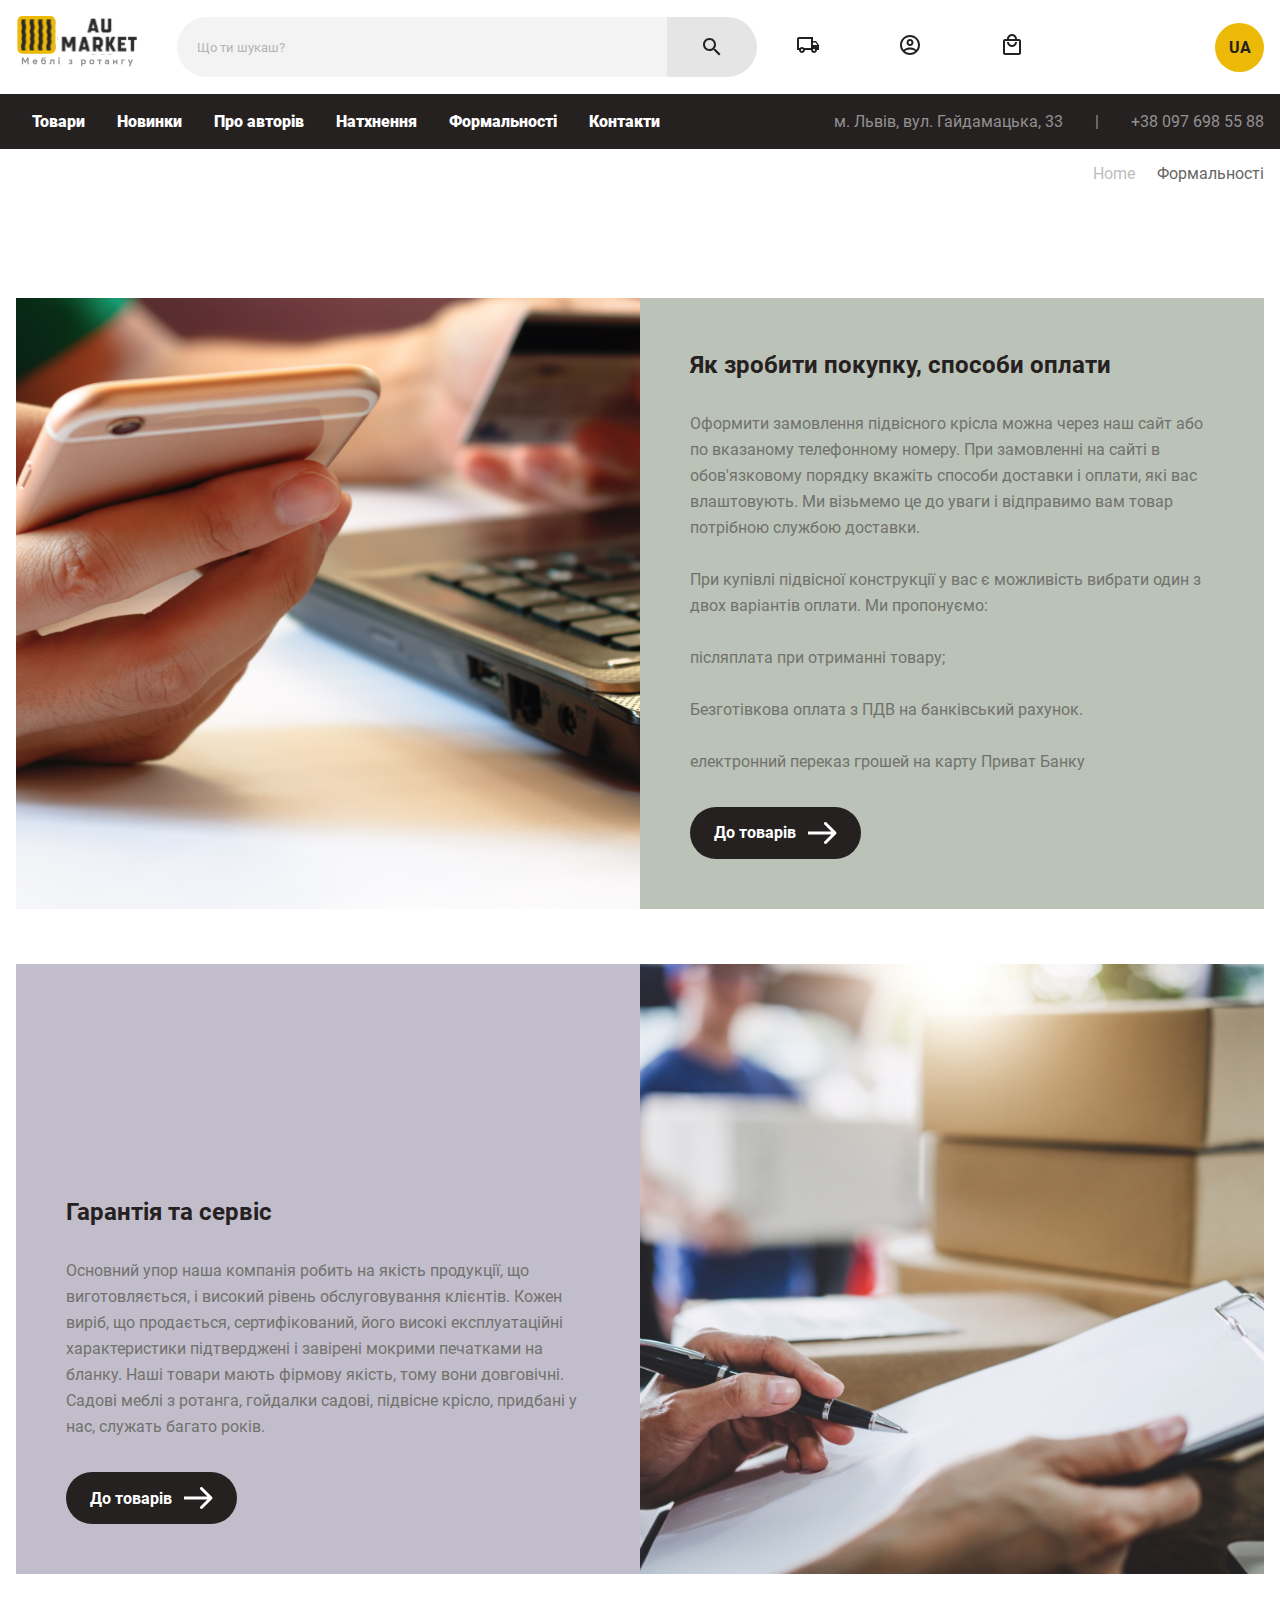
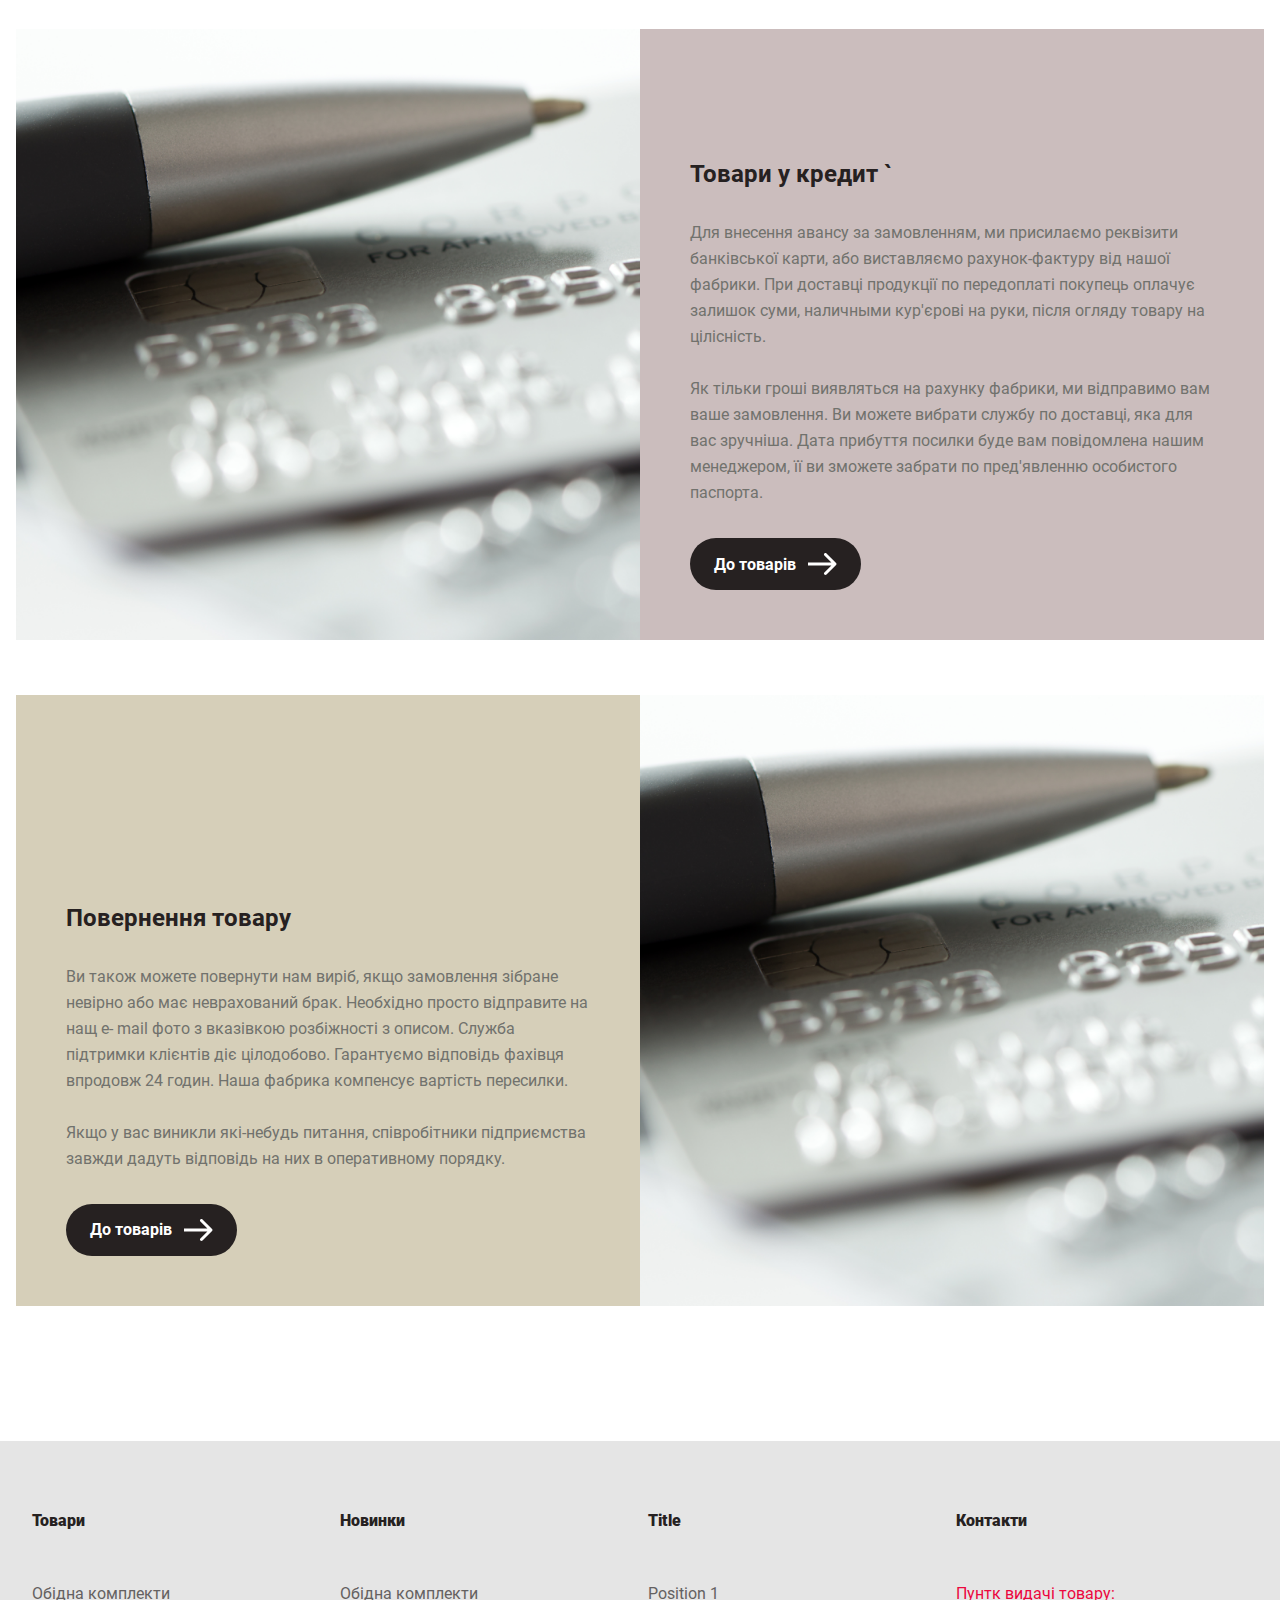
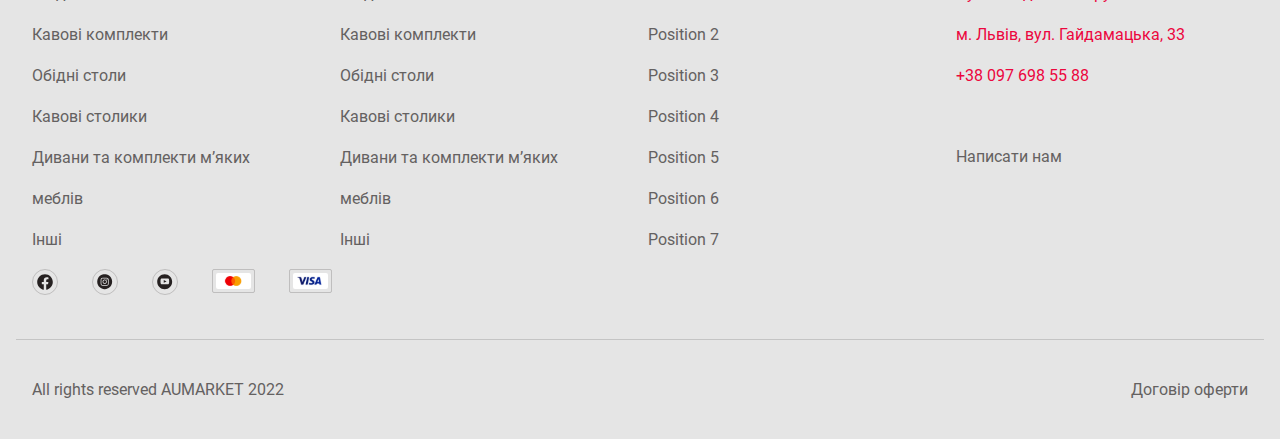
<file: formalities.html>
<!DOCTYPE html>
<html lang="en">

<head>
  <meta charset="UTF-8">
  <meta http-equiv="X-UA-Compatible" content="IE=edge">
  <meta name="viewport" content="width=device-width, initial-scale=1.0">
  <link rel="stylesheet" href="owl-slider/owl.carousel.min.css">
  <link rel="stylesheet" href="owl-slider/owl.theme.default.min.css">
  <link rel="stylesheet" href="style/style.css">
  <title>Document</title>
</head>

<body>

  <header class="header">
    <a class="logo-wrap" href="/">
      <img class="logo" src="images/logo.svg" alt="logo">
    </a>
    <!-- <div class="header__content-wrap"> -->
    <div onclick="activeSearch()" class="search">
      <input class="search__input" type="text" placeholder="Що ти шукаш?">
      <div class="search__icon-wrap">
        <img class="icon" src="images/icons/ic_search.svg" alt="search">
      </div>
    </div>
    <div class="header__user-menu">
      <div class="header__user-wrap user-menu">
        <a class="user-menu__icon" href="/"><img class="icon" src="./images/icons/ic_car-header.svg" alt="car-icon"></a>
        <a class="user-menu__icon" href="/"><img class="icon" src="./images/icons/ic_user-header.svg"
            alt="user-icon"></a>
        <a class="user-menu__icon" href="/"><img class="icon" src="./images/icons/ic_cart-header.svg"
            alt="cart-icon"></a>
      </div>
      <div class="lang-switch">
        UA
      </div>
      <img class="mobile-menu-btn" src="images/icons/ic_mobile-menu.svg" alt="img">
    </div>
    <!-- </div> -->
  </header>

  <nav class="navigation">
    <div class="navigation_position">
      <ul class="navigation__wrap">
        <li class="navigation__btn">Товари</li>
        <li class="navigation__btn">Новинки</li>
        <li class="navigation__btn">Про авторів</li>
        <li class="navigation__btn">Натхнення</li>
        <li class="navigation__btn">Формальності</li>
        <li class="navigation__btn">Контакти</li>
      </ul>
      <div class="navigation__contacts">
        <a class="navigation__link" target="_blank" href="https://goo.gl/maps/AyfyZEyAHAoypbwz9">м. Львів, вул.
          Гайдамацька, 33</a>
        <span class="navigation__link">|</span>
        <a class="navigation__link" href="tel:+380976985588">+38 097 698 55 88</a>
      </div>
    </div>
  </nav>

  <div class="crumbs">
    <a class="crumbs__link" href="/">Home</a>
    <a class="crumbs__link" href="/">Формальності</a>
  </div>

  <main class="formalities">
    <article class="formalities__article">
      <img class="formalities__img" src="images/formalities/1.png" alt="img">
      <div class="formalities__wrap">
        <h2 class="formalities__title">Як зробити покупку, способи оплати</h2>
        <span class="formalities__text">
          Оформити замовлення підвісного крісла можна через наш сайт або по вказаному телефонному номеру. При замовленні
          на сайті в обов'язковому порядку вкажіть способи доставки і оплати, які вас влаштовують. Ми візьмемо це до
          уваги і відправимо вам товар потрібною службою доставки.
          <br>
          <br>
          При купівлі підвісної конструкції у вас є можливість вибрати один з двох варіантів оплати. Ми пропонуємо:
          <br>
          <br>
          післяплата при отриманні товару;
          <br>
          <br>
          Безготівкова оплата з ПДВ на банківський рахунок.
          <br>
          <br>
          електронний переказ грошей на карту Приват Банку
        </span>
        <a class="main-btn" href="/">
          До товарів
          <img class="main-btn-img" src="images/arrow-right-white.svg" alt="img">
        </a>
      </div>
    </article>

    <article class="formalities__article">
      <img class="formalities__img" src="images/formalities/2.png" alt="img">
      <div class="formalities__wrap">
        <h2 class="formalities__title">Гарантія та сервіс</h2>
        <span class="formalities__text">
          Основний упор наша компанія робить на якість продукції, що виготовляється, і високий рівень обслуговування
          клієнтів. Кожен виріб, що продається, сертифікований, його високі експлуатаційні характеристики підтверджені і
          завірені мокрими печатками на бланку. Наші товари мають фірмову якість, тому вони довговічні. Садові меблі з
          ротанга, гойдалки садові, підвісне крісло, придбані у нас, служать багато років.
        </span>
        <a class="main-btn" href="/">
          До товарів
          <img class="main-btn-img" src="images/arrow-right-white.svg" alt="img">
        </a>
      </div>
    </article>

    <article class="formalities__article">
      <img class="formalities__img" src="images/formalities/3.png" alt="img">
      <div class="formalities__wrap">
        <h2 class="formalities__title">Товари у кредит `</h2>
        <span class="formalities__text">
          Для внесення авансу за замовленням, ми присилаємо реквізити банківської карти, або виставляємо рахунок-фактуру
          від нашої фабрики. При доставці продукції по передоплаті покупець оплачує залишок суми, наличными кур'єрові на
          руки, після огляду товару на цілісність.
          <br>
          <br>
          Як тільки гроші виявляться на рахунку фабрики, ми відправимо вам ваше замовлення. Ви можете вибрати службу по
          доставці, яка для вас зручніша. Дата прибуття посилки буде вам повідомлена нашим менеджером, її ви зможете
          забрати по пред'явленню особистого паспорта.
        </span>
        <a class="main-btn" href="/">
          До товарів
          <img class="main-btn-img" src="images/arrow-right-white.svg" alt="img">
        </a>
      </div>
    </article>

    <article class="formalities__article">
      <img class="formalities__img" src="images/formalities/3.png" alt="img">
      <div class="formalities__wrap">
        <h2 class="formalities__title">Повернення товару</h2>
        <span class="formalities__text">
          Ви також можете повернути нам виріб, якщо замовлення зібране невірно або має неврахований брак. Необхідно
          просто відправите на нащ е- mail фото з вказівкою розбіжності з описом. Служба підтримки клієнтів діє
          цілодобово. Гарантуємо відповідь фахівця впродовж 24 годин. Наша фабрика компенсує вартість пересилки.
          <br>
          <br>
          Якщо у вас виникли які-небудь питання, співробітники підприємства завжди дадуть відповідь на них в
          оперативному порядку.
        </span>
        <a class="main-btn" href="/">
          До товарів
          <img class="main-btn-img" src="images/arrow-right-white.svg" alt="img">
        </a>
      </div>
    </article>
  </main>

  <footer class="footer">
    <div class="footer__menu">
      <div class="footer__items">
        <div class="footer__item-wrap">
          <span class="footer__title">Товари</span>
          <a class="footer__link" href="">Обідна комплекти</a>
          <a class="footer__link" href="">Кавові комплекти</a>
          <a class="footer__link" href="">Обідні столи</a>
          <a class="footer__link" href="">Кавові столики</a>
          <a class="footer__link" href="">Дивани та комплекти м’яких</a>
          <a class="footer__link" href="">меблів</a>
          <a class="footer__link" href="">Інші</a>
        </div>
        <div class="footer__item-wrap">
          <span class="footer__title">Новинки</span>
          <a class="footer__link" href="">Обідна комплекти</a>
          <a class="footer__link" href="">Кавові комплекти</a>
          <a class="footer__link" href="">Обідні столи</a>
          <a class="footer__link" href="">Кавові столики</a>
          <a class="footer__link" href="">Дивани та комплекти м’яких</a>
          <a class="footer__link" href="">меблів</a>
          <a class="footer__link" href="">Інші</a>
        </div>
        <div class="footer__item-wrap">
          <span class="footer__title">Title</span>
          <a class="footer__link" href="">Position 1</a>
          <a class="footer__link" href="">Position 2</a>
          <a class="footer__link" href="">Position 3</a>
          <a class="footer__link" href="">Position 4</a>
          <a class="footer__link" href="">Position 5</a>
          <a class="footer__link" href="">Position 6</a>
          <a class="footer__link" href="">Position 7</a>
        </div>
        <div class="footer__item-wrap">
          <span class="footer__title">Контакти</span>
          <a class="footer__link footer__link_color" target="_blank" href="https://goo.gl/maps/PCy7evtyCGo6VFJq5">Пунтк
            видачі товару:</a>
          <a class="footer__link footer__link_color" target="_blank" href="https://goo.gl/maps/PCy7evtyCGo6VFJq5">м.
            Львів, вул. Гайдамацька, 33</a>
          <a class="footer__link footer__link_color" href="tel:380976985588">+38 097 698 55 88</a>
          <a class="footer__link" href="">Написати нам</a>
        </div>
      </div>
      <div class="footer__social">
        <a href="/"><img src="images/icons/ic_facebook.svg" alt="img"></a>
        <a href="/"><img src="images/icons/ic_instagram.svg" alt="img"></a>
        <a href="/"><img src="images/icons/ic_youtube.svg" alt="img"></a>
        <a href="/"><img src="images/icons/ic_master.svg" alt="img"></a>
        <a href="/"><img src="images/icons/ic_visa.svg" alt="img"></a>
      </div>
    </div>
    <div class="footer__doc">
      <a class="footer__link" href="">All rights reserved AUMARKET 2022</a>
      <a class="footer__link" href="">Договір оферти</a>
    </div>
  </footer>

  <script src="js/jquery-3.6.0.min.js"></script>
  <script src="owl-slider/owl.carousel.min.js"></script>
  <script src="js/script.js"></script>
</body>

</html>
</file>
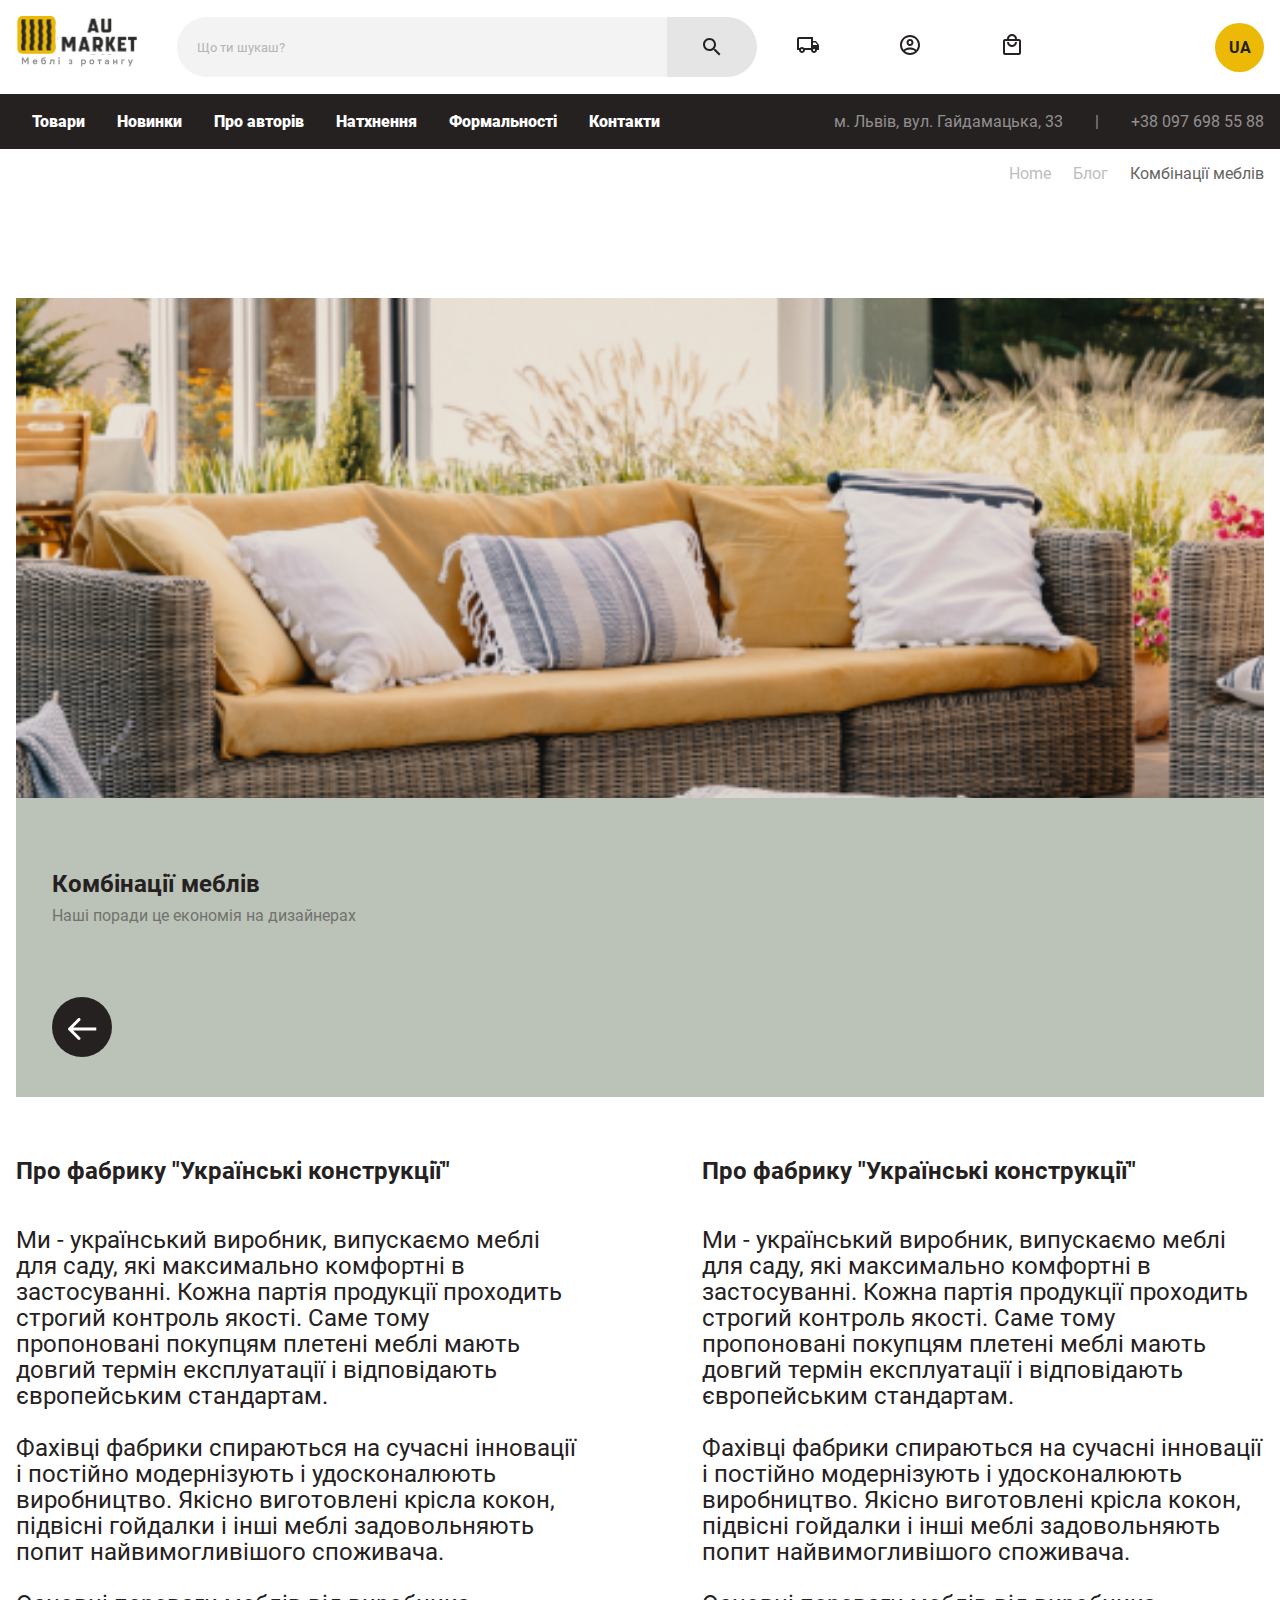
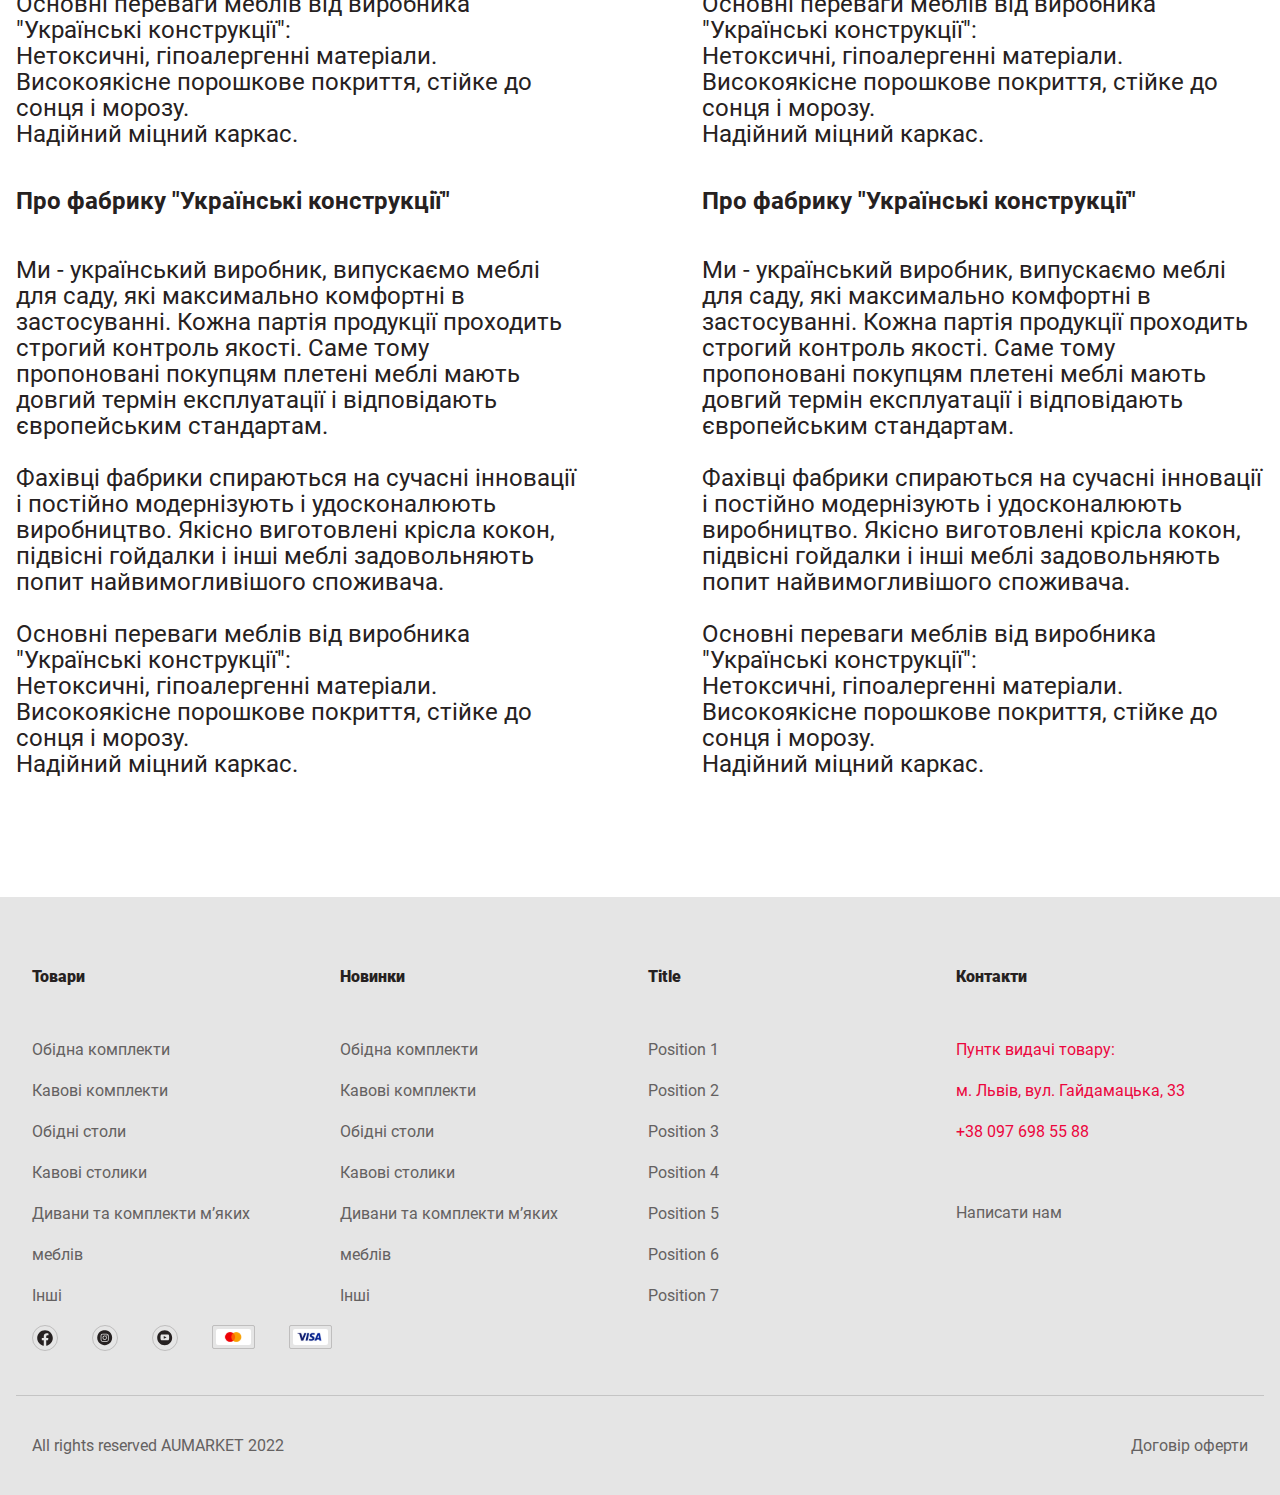
<file: inspiration-detail.html>
<!DOCTYPE html>
<html lang="en">

<head>
  <meta charset="UTF-8">
  <meta http-equiv="X-UA-Compatible" content="IE=edge">
  <meta name="viewport" content="width=device-width, initial-scale=1.0">
  <link rel="stylesheet" href="style/style.css">
  <title>Document</title>
</head>

<body>

  <header class="header">
    <a class="logo-wrap" href="/">
      <img class="logo" src="images/logo.svg" alt="logo">
    </a>
    <!-- <div class="header__content-wrap"> -->
    <div onclick="activeSearch()" class="search">
      <input class="search__input" type="text" placeholder="Що ти шукаш?">
      <div class="search__icon-wrap">
        <img class="icon" src="images/icons/ic_search.svg" alt="search">
      </div>
    </div>
    <div class="header__user-menu">
      <div class="header__user-wrap user-menu">
        <a class="user-menu__icon" href="/"><img class="icon" src="./images/icons/ic_car-header.svg" alt="car-icon"></a>
        <a class="user-menu__icon" href="/"><img class="icon" src="./images/icons/ic_user-header.svg"
            alt="user-icon"></a>
        <a class="user-menu__icon" href="/"><img class="icon" src="./images/icons/ic_cart-header.svg"
            alt="cart-icon"></a>
      </div>
      <div class="lang-switch">
        UA
      </div>
      <img class="mobile-menu-btn" src="images/icons/ic_mobile-menu.svg" alt="img">
    </div>
    <!-- </div> -->
  </header>

  <nav class="navigation">
    <div class="navigation_position">
      <ul class="navigation__wrap">
        <li class="navigation__btn">Товари</li>
        <li class="navigation__btn">Новинки</li>
        <li class="navigation__btn">Про авторів</li>
        <li class="navigation__btn">Натхнення</li>
        <li class="navigation__btn">Формальності</li>
        <li class="navigation__btn">Контакти</li>
      </ul>
      <div class="navigation__contacts">
        <a class="navigation__link" target="_blank" href="https://goo.gl/maps/AyfyZEyAHAoypbwz9">м. Львів, вул.
          Гайдамацька, 33</a>
        <span class="navigation__link">|</span>
        <a class="navigation__link" href="tel:+380976985588">+38 097 698 55 88</a>
      </div>
    </div>
  </nav>

  <div class="crumbs">
    <a class="crumbs__link" href="/">Home</a>
    <a class="crumbs__link" href="/">Блог</a>
    <a class="crumbs__link" href="/">Комбінації меблів</a>
  </div>
  
  <section class="inspiration-detail">
    <div class="inspiration-detail__main">
      <a href="/" class="inspiration-card inspiration-card_color">
        <img class="inspiration-card__img" src="images/inspiration-img.png" alt="img">
        <div class="inspiration-card__text-wrap">
          <h4 class="inspiration-card__title">Комбінації меблів</h4>
          <span class="inspiration-card__text">Наші поради це економія на дизайнерах</span>
        </div>
        <div class="arrow inspiration-card__arrow"></div>
      </a>
    </div>
    <div class="inspiration-detail__text-block">
      <div class="inspiration-detail__text-left">
        <h2 class="inspiration-detail__title">Про фабрику "Українські конструкції"</h2>
        <span class="inspiration-detail__text">
          Ми - український виробник, випускаємо меблі для саду, які максимально комфортні в застосуванні. Кожна партія
          продукції проходить строгий контроль якості. Саме тому пропоновані покупцям плетені меблі мають довгий термін
          експлуатації і відповідають європейським стандартам.
          <br>
          <br>
          Фахівці фабрики спираються на сучасні інновації і постійно модернізують і удосконалюють виробництво. Якісно
          виготовлені крісла кокон, підвісні гойдалки і інші меблі задовольняють попит найвимогливішого споживача.
          <br>
          <br>

          Основні переваги меблів від виробника "Українські конструкції":
          <br>

          Нетоксичні, гіпоалергенні матеріали.
          <br>

          Високоякісне порошкове покриття, стійке до сонця і морозу.
          <br>

          Надійний міцний каркас.

        </span>

        <h2 class="inspiration-detail__title">Про фабрику "Українські конструкції"</h2>
        <span class="inspiration-detail__text">
          Ми - український виробник, випускаємо меблі для саду, які максимально комфортні в застосуванні. Кожна партія
          продукції проходить строгий контроль якості. Саме тому пропоновані покупцям плетені меблі мають довгий термін
          експлуатації і відповідають європейським стандартам.
          <br>
          <br>
          Фахівці фабрики спираються на сучасні інновації і постійно модернізують і удосконалюють виробництво. Якісно
          виготовлені крісла кокон, підвісні гойдалки і інші меблі задовольняють попит найвимогливішого споживача.
          <br>
          <br>

          Основні переваги меблів від виробника "Українські конструкції":
          <br>

          Нетоксичні, гіпоалергенні матеріали.
          <br>

          Високоякісне порошкове покриття, стійке до сонця і морозу.
          <br>

          Надійний міцний каркас.

        </span>

      </div>
      <div class="inspiration-detail__text-right">
        <h2 class="inspiration-detail__title">Про фабрику "Українські конструкції"</h2>
        <span class="inspiration-detail__text">
          Ми - український виробник, випускаємо меблі для саду, які максимально комфортні в застосуванні. Кожна партія
          продукції проходить строгий контроль якості. Саме тому пропоновані покупцям плетені меблі мають довгий термін
          експлуатації і відповідають європейським стандартам.
          <br>
          <br>
          Фахівці фабрики спираються на сучасні інновації і постійно модернізують і удосконалюють виробництво. Якісно
          виготовлені крісла кокон, підвісні гойдалки і інші меблі задовольняють попит найвимогливішого споживача.
          <br>
          <br>

          Основні переваги меблів від виробника "Українські конструкції":
          <br>

          Нетоксичні, гіпоалергенні матеріали.
          <br>

          Високоякісне порошкове покриття, стійке до сонця і морозу.
          <br>

          Надійний міцний каркас.

        </span>

        <h2 class="inspiration-detail__title">Про фабрику "Українські конструкції"</h2>
        <span class="inspiration-detail__text">
          Ми - український виробник, випускаємо меблі для саду, які максимально комфортні в застосуванні. Кожна партія
          продукції проходить строгий контроль якості. Саме тому пропоновані покупцям плетені меблі мають довгий термін
          експлуатації і відповідають європейським стандартам.
          <br>
          <br>
          Фахівці фабрики спираються на сучасні інновації і постійно модернізують і удосконалюють виробництво. Якісно
          виготовлені крісла кокон, підвісні гойдалки і інші меблі задовольняють попит найвимогливішого споживача.
          <br>
          <br>

          Основні переваги меблів від виробника "Українські конструкції":
          <br>

          Нетоксичні, гіпоалергенні матеріали.
          <br>

          Високоякісне порошкове покриття, стійке до сонця і морозу.
          <br>

          Надійний міцний каркас.

        </span>
      </div>
    </div>
  </section>

  <footer class="footer">
    <div class="footer__menu">
      <div class="footer__items">
        <div class="footer__item-wrap">
          <span class="footer__title">Товари</span>
          <a class="footer__link" href="">Обідна комплекти</a>
          <a class="footer__link" href="">Кавові комплекти</a>
          <a class="footer__link" href="">Обідні столи</a>
          <a class="footer__link" href="">Кавові столики</a>
          <a class="footer__link" href="">Дивани та комплекти м’яких</a>
          <a class="footer__link" href="">меблів</a>
          <a class="footer__link" href="">Інші</a>
        </div>

        <div class="footer__item-wrap">
          <span class="footer__title">Новинки</span>
          <a class="footer__link" href="">Обідна комплекти</a>
          <a class="footer__link" href="">Кавові комплекти</a>
          <a class="footer__link" href="">Обідні столи</a>
          <a class="footer__link" href="">Кавові столики</a>
          <a class="footer__link" href="">Дивани та комплекти м’яких</a>
          <a class="footer__link" href="">меблів</a>
          <a class="footer__link" href="">Інші</a>
        </div>

        <div class="footer__item-wrap">
          <span class="footer__title">Title</span>
          <a class="footer__link" href="">Position 1</a>
          <a class="footer__link" href="">Position 2</a>
          <a class="footer__link" href="">Position 3</a>
          <a class="footer__link" href="">Position 4</a>
          <a class="footer__link" href="">Position 5</a>
          <a class="footer__link" href="">Position 6</a>
          <a class="footer__link" href="">Position 7</a>
        </div>

        <div class="footer__item-wrap">
          <span class="footer__title">Контакти</span>
          <a class="footer__link footer__link_color" target="_blank" href="https://goo.gl/maps/PCy7evtyCGo6VFJq5">Пунтк
            видачі товару:</a>
          <a class="footer__link footer__link_color" target="_blank" href="https://goo.gl/maps/PCy7evtyCGo6VFJq5">м.
            Львів, вул. Гайдамацька, 33</a>
          <a class="footer__link footer__link_color" href="tel:380976985588">+38 097 698 55 88</a>
          <a class="footer__link" href="">Написати нам</a>
        </div>
      </div>

      <div class="footer__social">
        <a href="/"><img src="images/icons/ic_facebook.svg" alt="img"></a>
        <a href="/"><img src="images/icons/ic_instagram.svg" alt="img"></a>
        <a href="/"><img src="images/icons/ic_youtube.svg" alt="img"></a>
        <a href="/"><img src="images/icons/ic_master.svg" alt="img"></a>
        <a href="/"><img src="images/icons/ic_visa.svg" alt="img"></a>
      </div>
    </div>

    <div class="footer__doc">
      <a class="footer__link" href="">All rights reserved AUMARKET 2022</a>
      <a class="footer__link" href="">Договір оферти</a>
    </div>
  </footer>

  <script src="js/jquery-3.6.0.min.js"></script>
  <script src="owl-slider/owl.carousel.min.js"></script>
  <script src="js/script.js"></script>
</body>

</html>
</file>
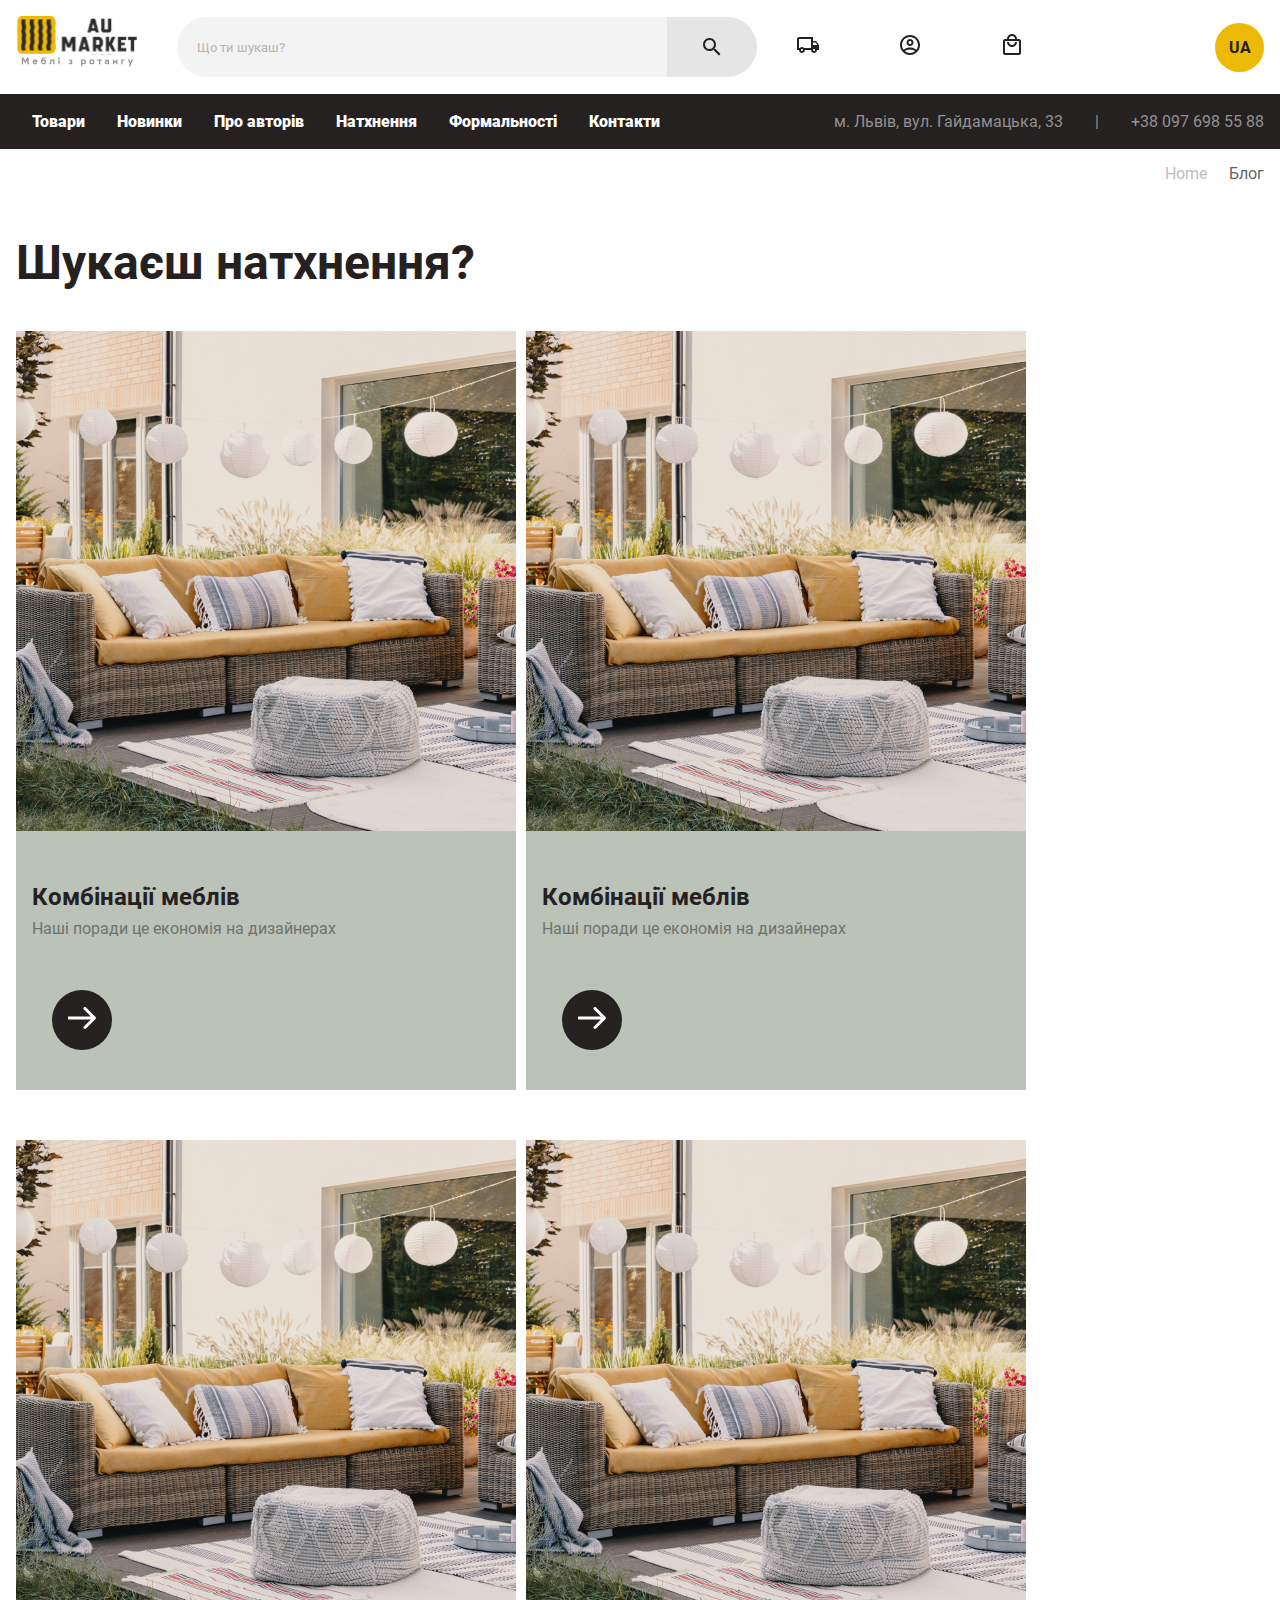
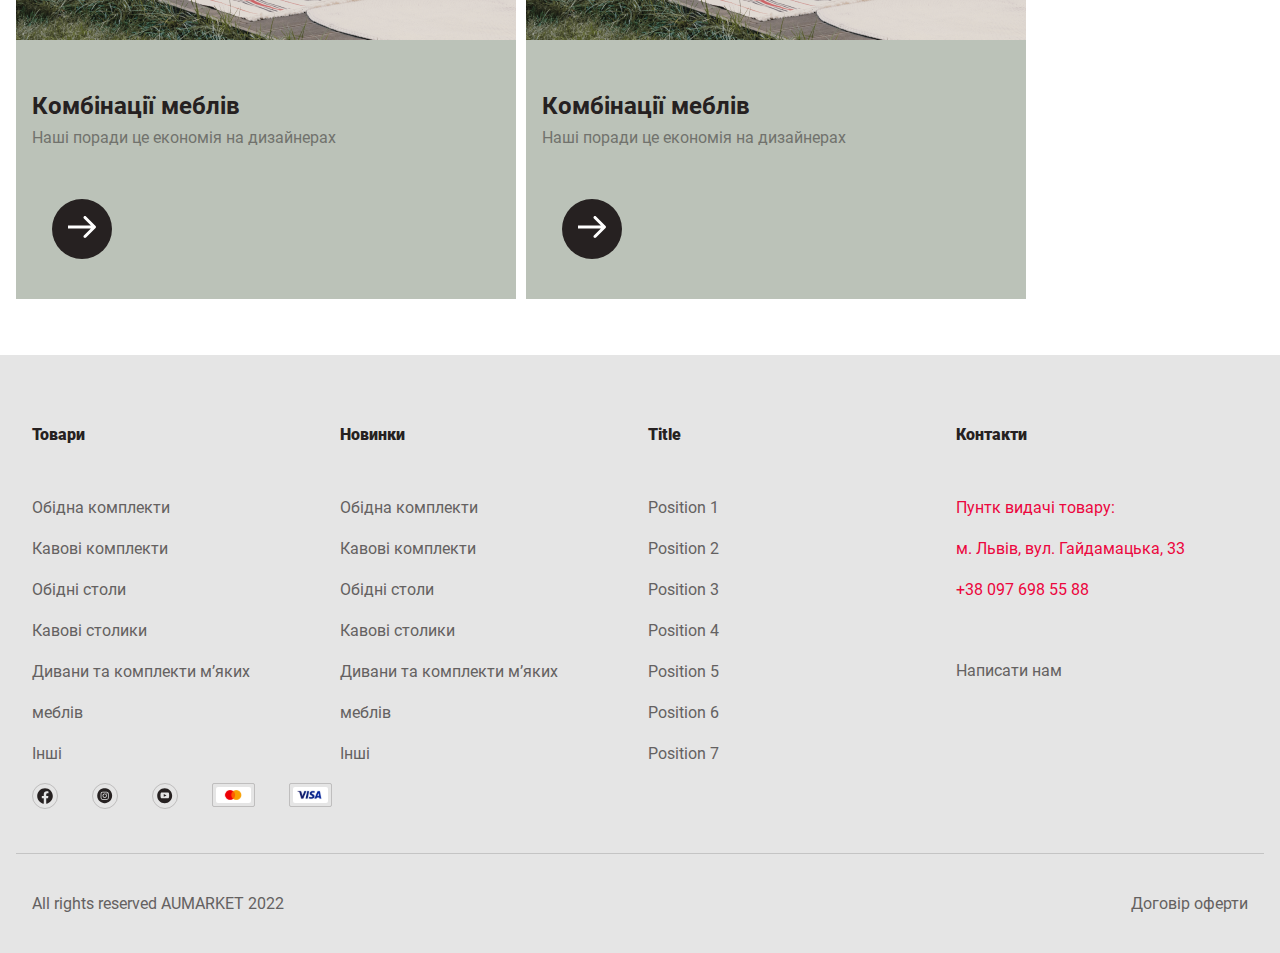
<file: inspiration.html>
<!DOCTYPE html>
<html lang="en">

<head>
  <meta charset="UTF-8">
  <meta http-equiv="X-UA-Compatible" content="IE=edge">
  <meta name="viewport" content="width=device-width, initial-scale=1.0">
  <link rel="stylesheet" href="owl-slider/owl.carousel.min.css">
  <link rel="stylesheet" href="owl-slider/owl.theme.default.min.css">
  <link rel="stylesheet" href="style/style.css">
  <title>Rattan</title>
</head>

<body>

  <header class="header">
    <a class="logo-wrap" href="/">
      <img class="logo" src="images/logo.svg" alt="logo">
    </a>
    <!-- <div class="header__content-wrap"> -->
    <div onclick="activeSearch()" class="search">
      <input class="search__input" type="text" placeholder="Що ти шукаш?">
      <div class="search__icon-wrap">
        <img class="icon" src="images/icons/ic_search.svg" alt="search">
      </div>
    </div>
    <div class="header__user-menu">
      <div class="header__user-wrap user-menu">
        <a class="user-menu__icon" href="/"><img class="icon" src="./images/icons/ic_car-header.svg" alt="car-icon"></a>
        <a class="user-menu__icon" href="/"><img class="icon" src="./images/icons/ic_user-header.svg"
            alt="user-icon"></a>
        <a class="user-menu__icon" href="/"><img class="icon" src="./images/icons/ic_cart-header.svg"
            alt="cart-icon"></a>
      </div>
      <div class="lang-switch">
        UA
      </div>
      <img class="mobile-menu-btn" src="images/icons/ic_mobile-menu.svg" alt="img">
    </div>
    <!-- </div> -->
  </header>

  <nav class="navigation">
    <div class="navigation_position">
      <ul class="navigation__wrap">
        <li class="navigation__btn">Товари</li>
        <li class="navigation__btn">Новинки</li>
        <li class="navigation__btn">Про авторів</li>
        <li class="navigation__btn">Натхнення</li>
        <li class="navigation__btn">Формальності</li>
        <li class="navigation__btn">Контакти</li>
      </ul>
      <div class="navigation__contacts">
        <a class="navigation__link" target="_blank" href="https://goo.gl/maps/AyfyZEyAHAoypbwz9">м. Львів, вул.
          Гайдамацька, 33</a>
        <span class="navigation__link">|</span>
        <a class="navigation__link" href="tel:+380976985588">+38 097 698 55 88</a>
      </div>
    </div>
  </nav>

  <div class="crumbs">
    <a class="crumbs__link" href="/">Home</a>
    <a class="crumbs__link" href="/">Блог</a>
  </div>
  <div class="blog">
    <h1 class="blog__title">Шукаєш натхнення?</h1>

    <div class="blog__items">
      <a href="/" class="inspiration-card inspiration-card_color">
        <img class="inspiration-card__img" src="images/inspiration-img.png" alt="img">
        <div class="inspiration-card__text-wrap">
          <h4 class="inspiration-card__title">Комбінації меблів</h4>
          <span class="inspiration-card__text">Наші поради це економія на дизайнерах</span>
        </div>
        <div class="arrow inspiration-card__arrow"></div>
      </a>

      <a href="/" class="inspiration-card inspiration-card_color">
        <img class="inspiration-card__img" src="images/inspiration-img.png" alt="img">
        <div class="inspiration-card__text-wrap">
          <h4 class="inspiration-card__title">Комбінації меблів</h4>
          <span class="inspiration-card__text">Наші поради це економія на дизайнерах</span>
        </div>
        <div class="arrow inspiration-card__arrow"></div>
      </a>

      <a href="/" class="inspiration-card inspiration-card_color">
        <img class="inspiration-card__img" src="images/inspiration-img.png" alt="img">
        <div class="inspiration-card__text-wrap">
          <h4 class="inspiration-card__title">Комбінації меблів</h4>
          <span class="inspiration-card__text">Наші поради це економія на дизайнерах</span>
        </div>
        <div class="arrow inspiration-card__arrow"></div>
      </a>

      <a href="/" class="inspiration-card inspiration-card_color">
        <img class="inspiration-card__img" src="images/inspiration-img.png" alt="img">
        <div class="inspiration-card__text-wrap">
          <h4 class="inspiration-card__title">Комбінації меблів</h4>
          <span class="inspiration-card__text">Наші поради це економія на дизайнерах</span>
        </div>
        <div class="arrow inspiration-card__arrow"></div>
      </a>
    </div>
  </div>
  <footer class="footer">
    <div class="footer__menu">
      <div class="footer__items">
        <div class="footer__item-wrap">
          <span class="footer__title">Товари</span>
          <a class="footer__link" href="">Обідна комплекти</a>
          <a class="footer__link" href="">Кавові комплекти</a>
          <a class="footer__link" href="">Обідні столи</a>
          <a class="footer__link" href="">Кавові столики</a>
          <a class="footer__link" href="">Дивани та комплекти м’яких</a>
          <a class="footer__link" href="">меблів</a>
          <a class="footer__link" href="">Інші</a>
        </div>

        <div class="footer__item-wrap">
          <span class="footer__title">Новинки</span>
          <a class="footer__link" href="">Обідна комплекти</a>
          <a class="footer__link" href="">Кавові комплекти</a>
          <a class="footer__link" href="">Обідні столи</a>
          <a class="footer__link" href="">Кавові столики</a>
          <a class="footer__link" href="">Дивани та комплекти м’яких</a>
          <a class="footer__link" href="">меблів</a>
          <a class="footer__link" href="">Інші</a>
        </div>

        <div class="footer__item-wrap">
          <span class="footer__title">Title</span>
          <a class="footer__link" href="">Position 1</a>
          <a class="footer__link" href="">Position 2</a>
          <a class="footer__link" href="">Position 3</a>
          <a class="footer__link" href="">Position 4</a>
          <a class="footer__link" href="">Position 5</a>
          <a class="footer__link" href="">Position 6</a>
          <a class="footer__link" href="">Position 7</a>
        </div>

        <div class="footer__item-wrap">
          <span class="footer__title">Контакти</span>
          <a class="footer__link footer__link_color" target="_blank" href="https://goo.gl/maps/PCy7evtyCGo6VFJq5">Пунтк
            видачі товару:</a>
          <a class="footer__link footer__link_color" target="_blank" href="https://goo.gl/maps/PCy7evtyCGo6VFJq5">м.
            Львів, вул. Гайдамацька, 33</a>
          <a class="footer__link footer__link_color" href="tel:380976985588">+38 097 698 55 88</a>
          <a class="footer__link" href="">Написати нам</a>
        </div>
      </div>

      <div class="footer__social">
        <a href="/"><img src="images/icons/ic_facebook.svg" alt="img"></a>
        <a href="/"><img src="images/icons/ic_instagram.svg" alt="img"></a>
        <a href="/"><img src="images/icons/ic_youtube.svg" alt="img"></a>
        <a href="/"><img src="images/icons/ic_master.svg" alt="img"></a>
        <a href="/"><img src="images/icons/ic_visa.svg" alt="img"></a>
      </div>
    </div>

    <div class="footer__doc">
      <a class="footer__link" href="">All rights reserved AUMARKET 2022</a>
      <a class="footer__link" href="">Договір оферти</a>
    </div>
  </footer>

  <script src="js/jquery-3.6.0.min.js"></script>
  <script src="owl-slider/owl.carousel.min.js"></script>
  <script src="js/script.js"></script>
</body>

</html>
</file>
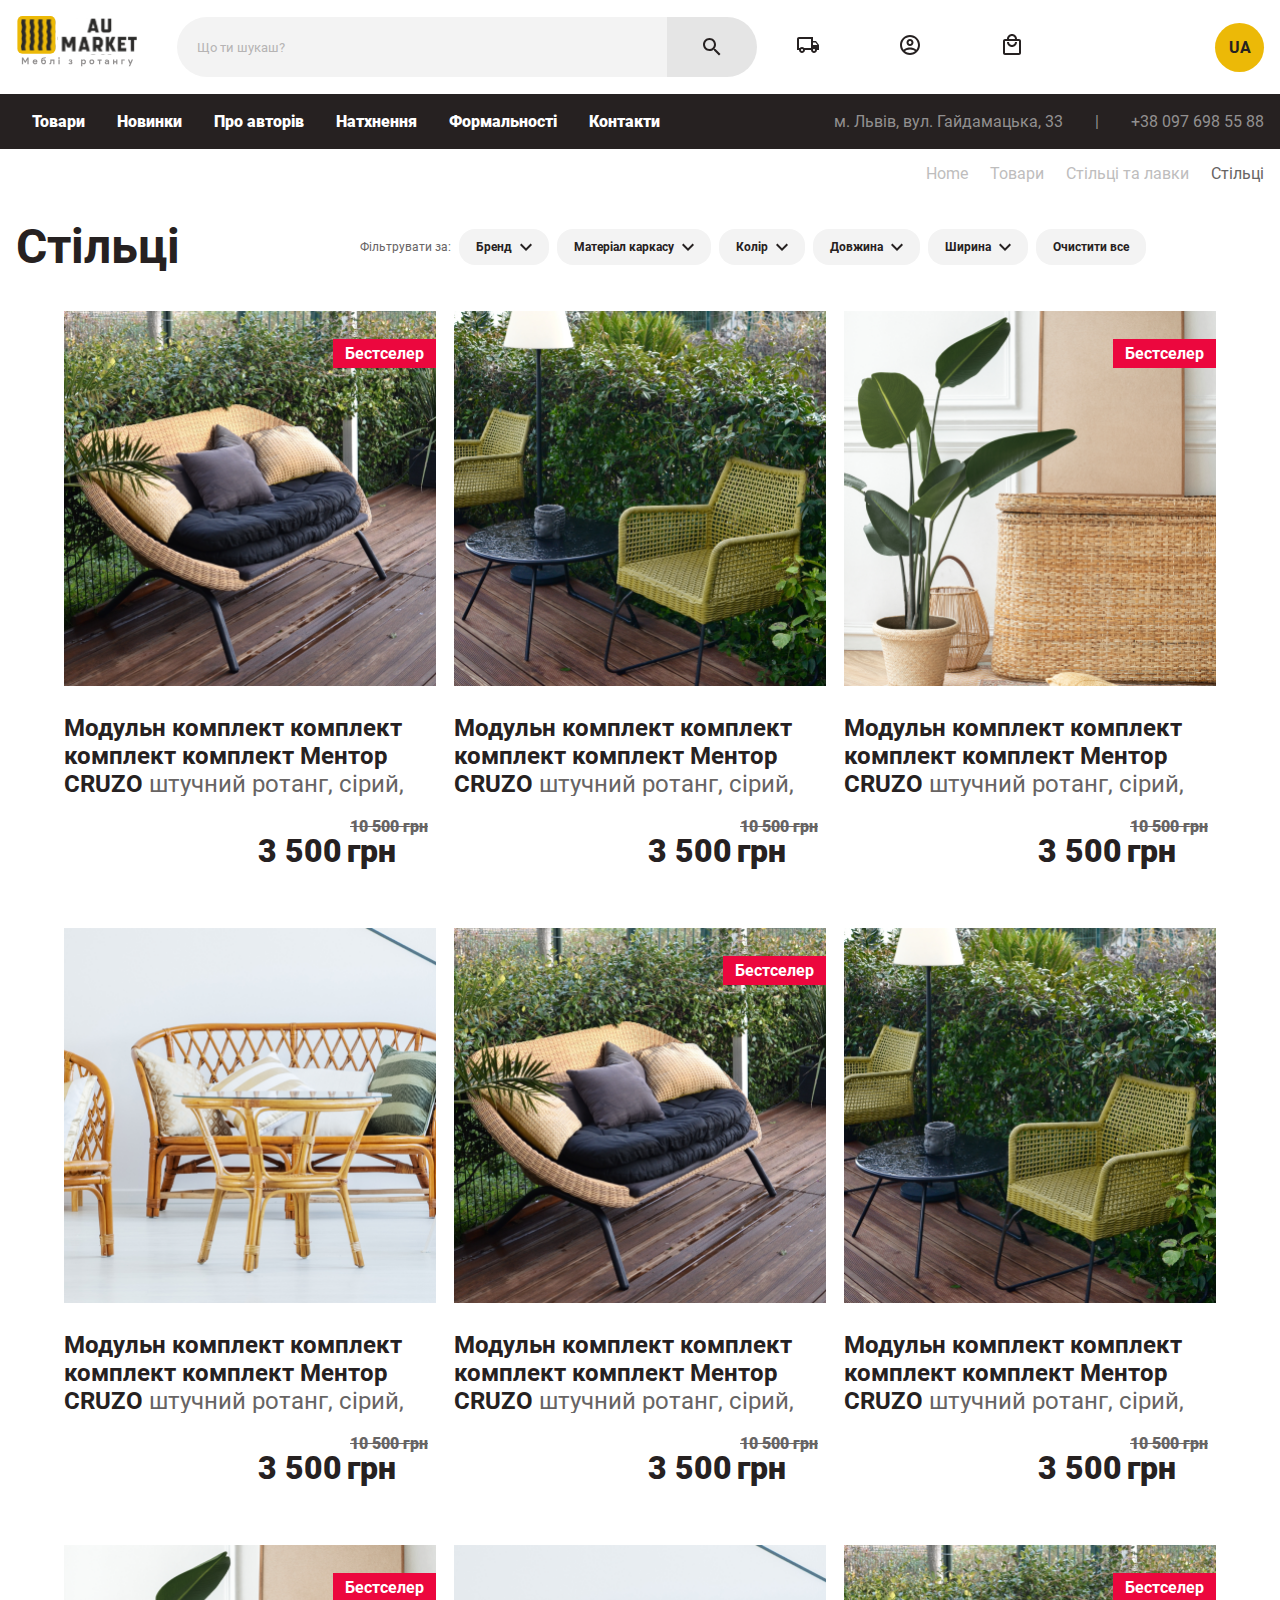
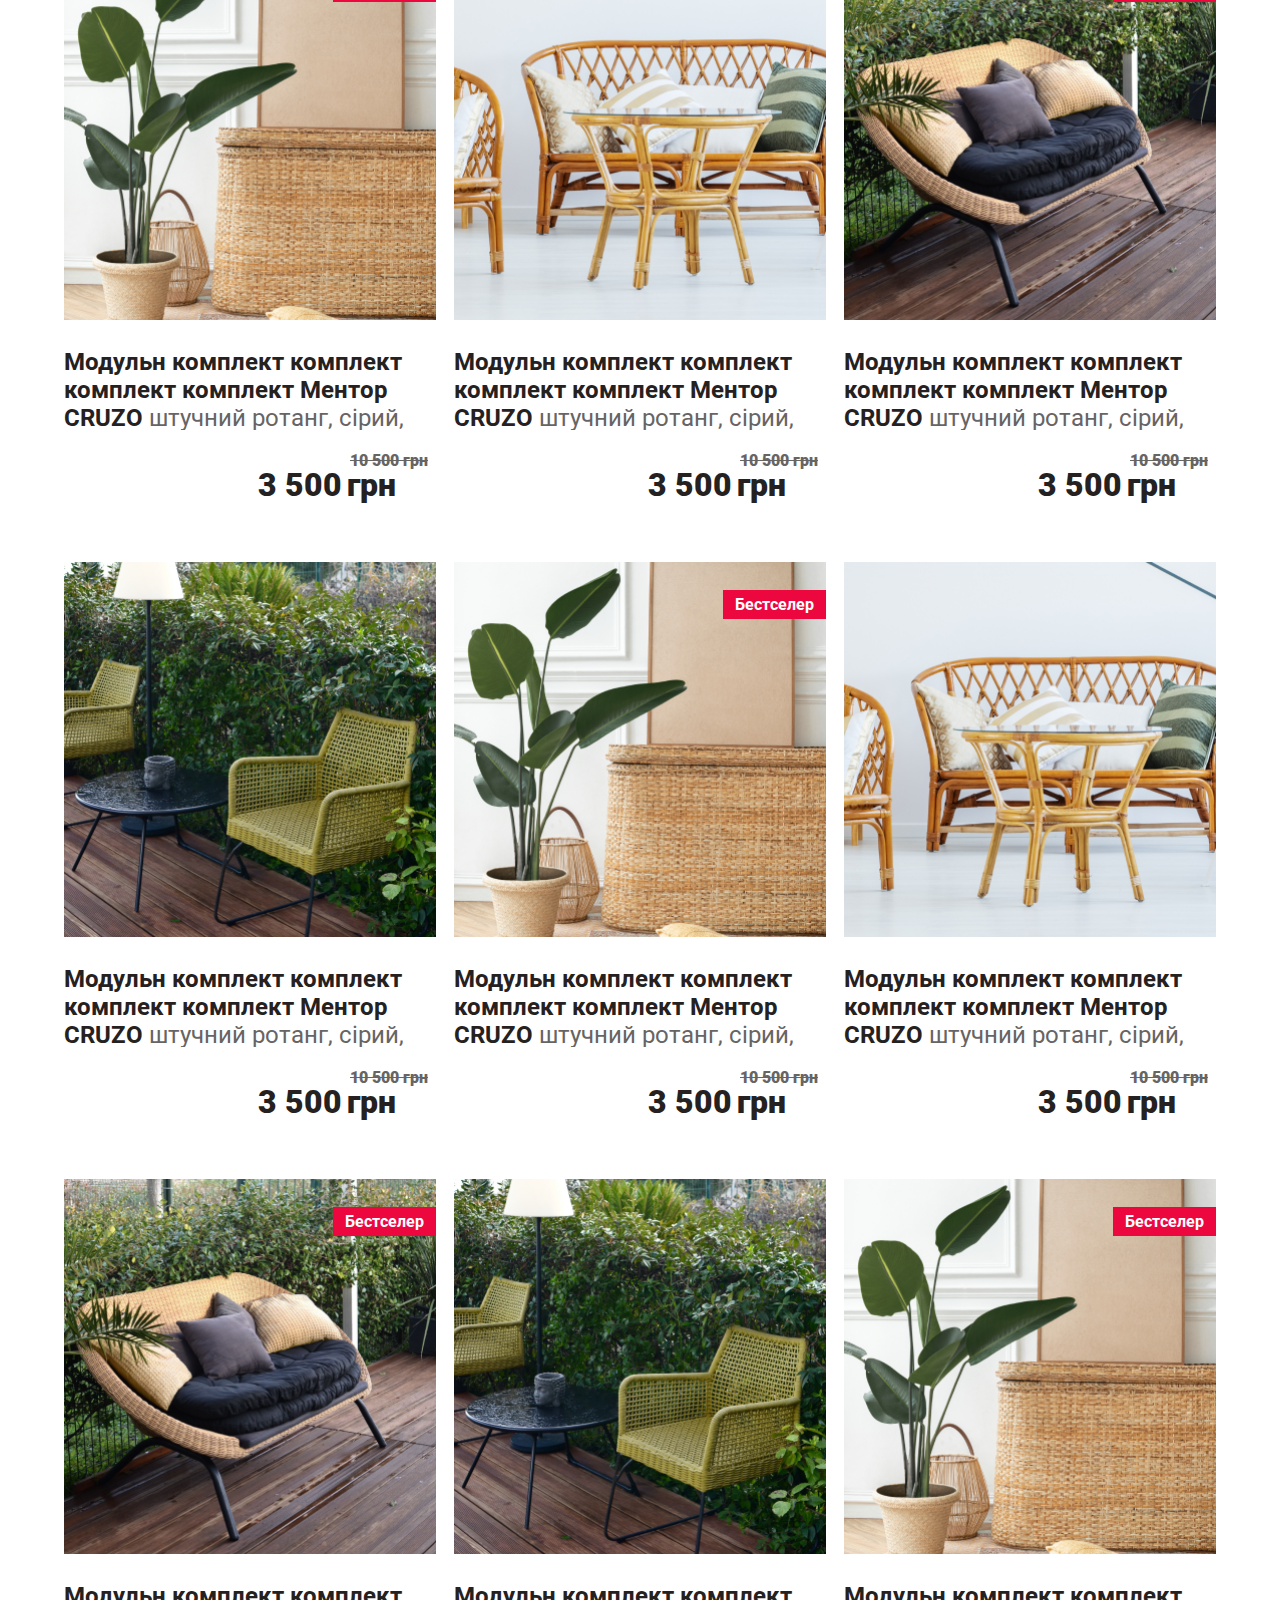
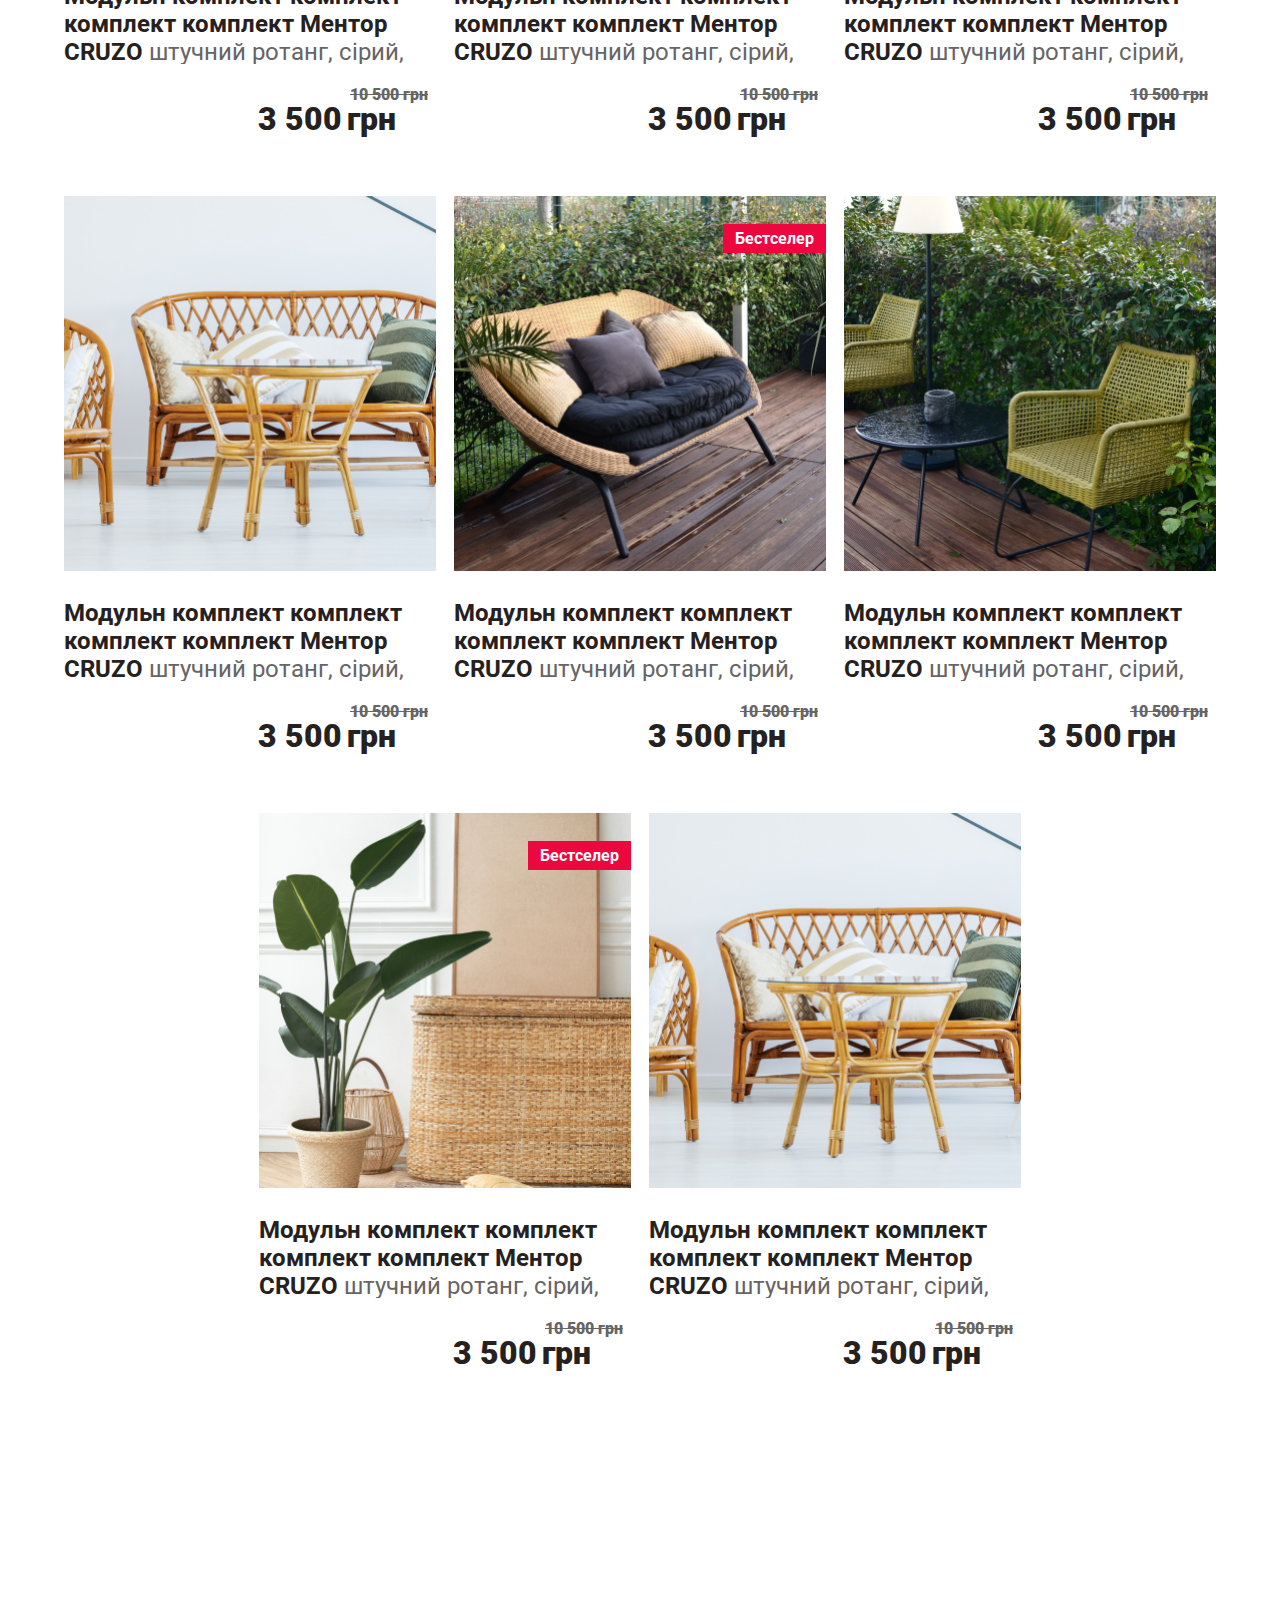
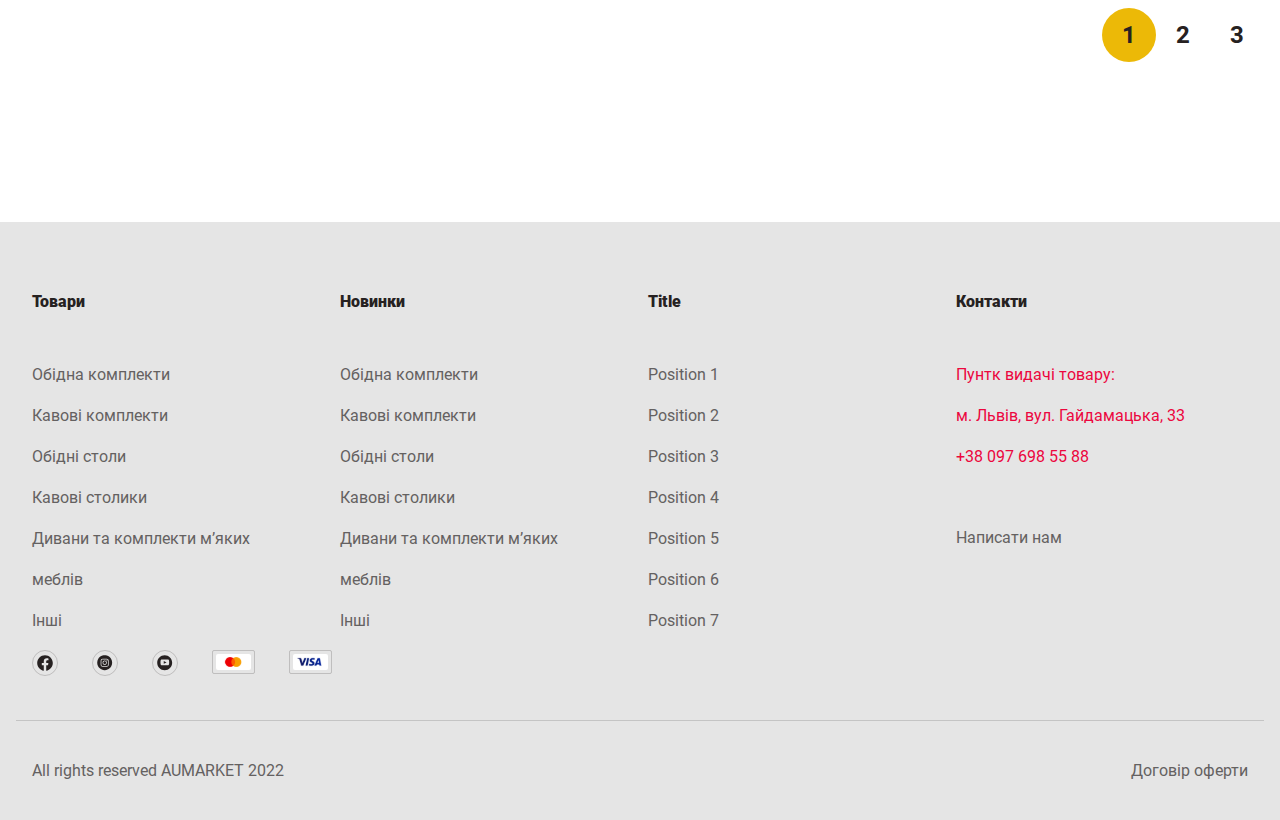
<file: items.html>
<!DOCTYPE html>
<html lang="en">

<head>
  <meta charset="UTF-8">
  <meta http-equiv="X-UA-Compatible" content="IE=edge">
  <meta name="viewport" content="width=device-width, initial-scale=1.0">
  <link rel="stylesheet" href="owl-slider/owl.carousel.min.css">
  <link rel="stylesheet" href="owl-slider/owl.theme.default.min.css">
  <link rel="stylesheet" href="style/style.css">
  <title>Rattan</title>
</head>

<body class="body" onload="filterAnimate()">

  <header class="header">
    <a class="logo-wrap" href="/">
      <img class="logo" src="images/logo.svg" alt="logo">
    </a>
    <div onclick="activeSearch()" class="search">
      <input class="search__input" type="text" placeholder="Що ти шукаш?">
      <div class="search__icon-wrap">
        <img class="icon" src="images/icons/ic_search.svg" alt="search">
      </div>
    </div>
    <div class="header__user-menu">
      <div class="header__user-wrap user-menu">
        <a class="user-menu__icon" href="/"><img class="icon" src="./images/icons/ic_car-header.svg" alt="car-icon"></a>
        <a class="user-menu__icon" href="/"><img class="icon" src="./images/icons/ic_user-header.svg"
            alt="user-icon"></a>
        <a class="user-menu__icon" href="/"><img class="icon" src="./images/icons/ic_cart-header.svg"
            alt="cart-icon"></a>
      </div>
      <div class="lang-switch">
        UA
      </div>
      <img class="mobile-menu-btn" src="images/icons/ic_mobile-menu.svg" alt="img">
    </div>
  </header>

  <nav class="navigation">
    <div class="navigation_position">
      <ul class="navigation__wrap">
        <li class="navigation__btn">Товари</li>
        <li class="navigation__btn">Новинки</li>
        <li class="navigation__btn">Про авторів</li>
        <li class="navigation__btn">Натхнення</li>
        <li class="navigation__btn">Формальності</li>
        <li class="navigation__btn">Контакти</li>
      </ul>
      <div class="navigation__contacts">
        <a class="navigation__link" target="_blank" href="https://goo.gl/maps/AyfyZEyAHAoypbwz9">м. Львів, вул.
          Гайдамацька, 33</a>
        <span class="navigation__link">|</span>
        <a class="navigation__link" href="tel:+380976985588">+38 097 698 55 88</a>
      </div>
    </div>
  </nav>

  <div class="crumbs">
    <a class="crumbs__link" href="/">Home</a>
    <a class="crumbs__link" href="/">Товари</a>
    <a class="crumbs__link" href="/">Стільці та лавки </a>
    <a class="crumbs__link" href="/">Стільці</a>
  </div>

  <div class="filter">
    <h1 class="filter__title">Стільці</h1>

    <form class="filter__btn-wrap">
      <span class="filter__text">Фільтрувати за:</span>
      <div id="filter__brand" class="filter__btn" type="button">
        Бренд
        <div class="filter__btn-icon"></div>
      </div>

      <div id="filter__material" class="filter__btn" type="button">
        Матеріал каркасу
        <div class="filter__btn-icon"></div>
      </div>

      <div id="filter__color" class="filter__btn" type="button">
        Колір
        <div class="filter__btn-icon"></div>
      </div>
      <div id="filter__long" class="filter__btn" type="button">
        Довжина
        <div class="filter__btn-icon"></div>
      </div>
      <div id="filter__width" class="filter__btn" type="button">
        Ширина
        <div class="filter__btn-icon"></div>
      </div>
      <div class="filter__btn" type="button">
        Очистити все
      </div>

      <div id='filter__brand-item' class="filter__item-container">
        <div class="filter__item-wrap">
          <div class="filter__close-menu">
            <img class="filter__close-menu-ic" src="images/ic_close-menu.svg" alt="img">
          </div>
          <div class="filter__check-box-wrap">
            <input class="filter__input-checkbox" type="checkbox" id="brand1" name="brand1">
            <span class="filter__check-box-title">First element</span>
            <div class="filter__check-box"></div>
          </div>
          <div class="filter__check-box-wrap">
            <input class="filter__input-checkbox" type="checkbox" id="brand1" name="brand1">
            <span class="filter__check-box-title">БРЕНД 1</span>
            <div class="filter__check-box"></div>
          </div>
          <div class="filter__check-box-wrap">
            <input class="filter__input-checkbox" type="checkbox" id="brand1" name="brand1">
            <span class="filter__check-box-title">БРЕНД 1</span>
            <div class="filter__check-box"></div>
          </div>
          <div class="filter__check-box-wrap">
            <input class="filter__input-checkbox" type="checkbox" id="brand1" name="brand1">
            <span class="filter__check-box-title">БРЕНД 1</span>
            <div class="filter__check-box"></div>
          </div>
          <div class="filter__check-box-wrap">
            <input class="filter__input-checkbox" type="checkbox" id="brand1" name="brand1">
            <span class="filter__check-box-title">БРЕНД 1</span>
            <div class="filter__check-box"></div>
          </div>
          <div class="filter__check-box-wrap">
            <input class="filter__input-checkbox" type="checkbox" id="brand1" name="brand1">
            <span class="filter__check-box-title">БРЕНД 1</span>
            <div class="filter__check-box"></div>
          </div>
          <div class="filter__check-box-wrap">
            <input class="filter__input-checkbox" type="checkbox" id="brand1" name="brand1">
            <span class="filter__check-box-title">БРЕНД 1</span>
            <div class="filter__check-box"></div>
          </div>
          <div class="filter__check-box-wrap">
            <input class="filter__input-checkbox" type="checkbox" id="brand1" name="brand1">
            <span class="filter__check-box-title">БРЕНД 1</span>
            <div class="filter__check-box"></div>
          </div>
          <div class="filter__check-box-wrap">
            <input class="filter__input-checkbox" type="checkbox" id="brand1" name="brand1">
            <span class="filter__check-box-title">БРЕНД 1</span>
            <div class="filter__check-box"></div>
          </div>
          <div class="filter__check-box-wrap">
            <input class="filter__input-checkbox" type="checkbox" id="brand1" name="brand1">
            <span class="filter__check-box-title">БРЕНД 1</span>
            <div class="filter__check-box"></div>
          </div>
          <div class="filter__check-box-wrap">
            <input class="filter__input-checkbox" type="checkbox" id="brand1" name="brand1">
            <span class="filter__check-box-title">БРЕНД 1</span>
            <div class="filter__check-box"></div>
          </div>
          <div class="filter__check-box-wrap">
            <input class="filter__input-checkbox" type="checkbox" id="brand1" name="brand1">
            <span class="filter__check-box-title">БРЕНД 1</span>
            <div class="filter__check-box"></div>
          </div>
          <div class="filter__check-box-wrap">
            <input class="filter__input-checkbox" type="checkbox" id="brand1" name="brand1">
            <span class="filter__check-box-title">БРЕНД 1</span>
            <div class="filter__check-box"></div>
          </div>
          <div class="filter__check-box-wrap">
            <input class="filter__input-checkbox" type="checkbox" id="brand1" name="brand1">
            <span class="filter__check-box-title">БРЕНД 1</span>
            <div class="filter__check-box"></div>
          </div>
          <div class="filter__check-box-wrap">
            <input class="filter__input-checkbox" type="checkbox" id="brand2" name="brand2">
            <span class="filter__check-box-title">БРЕНД 2</span>
            <div class="filter__check-box"></div>
          </div>
          <div class="filter__check-box-wrap">
            <input class="filter__input-checkbox" type="checkbox" id="brand3" name="brand3">
            <span class="filter__check-box-title">Last element</span>
            <div class="filter__check-box">
            </div>
          </div>
        </div>

        <div class="filter__mobile-btn-wrap">
          <button type='button' class="filter__mobile-btn-clear">Очистити все</button>
          <button type='button' class="filter__mobile-btn-show">Дивитись</button>
        </div>
      </div>

      <div id='filter__material-item' class="filter__item-container">
        <div class="filter__item-wrap ">
          <div class="filter__close-menu">
            <img class="filter__close-menu-ic" src="images/ic_close-menu.svg" alt="img">
          </div>
          <div class="filter__check-box-wrap">
            <input class="filter__input-checkbox" type="checkbox" id="brand1" name="brand1">
            <span class="filter__check-box-title">БРЕНД 1</span>
            <div class="filter__check-box"></div>
          </div>
          <div class="filter__check-box-wrap">
            <input class="filter__input-checkbox" type="checkbox" id="brand2" name="brand2">
            <span class="filter__check-box-title">БРЕНД 2</span>
            <div class="filter__check-box"></div>
          </div>
          <div class="filter__check-box-wrap">
            <input class="filter__input-checkbox" type="checkbox" id="brand3" name="brand3">
            <span class="filter__check-box-title">БРЕНД 3</span>
            <div class="filter__check-box"></div>
          </div>
        </div>
        <div class="filter__mobile-btn-wrap">
          <button type='button' class="filter__mobile-btn-clear">Очистити все</button>
          <button type='button' class="filter__mobile-btn-show">Дивитись</button>
        </div>
        <div class="filter__mobile-btn-wrap">
          <button type='button' class="filter__mobile-btn-clear">Очистити все</button>
          <button type='button' class="filter__mobile-btn-show">Дивитись</button>
        </div>
      </div>

      <div id='filter__color-item' class="filter__item-container">
        <div class="filter__item-wrap ">
          <div class="filter__close-menu">
            <img class="filter__close-menu-ic" src="images/ic_close-menu.svg" alt="img">
          </div>
          <div class="filter__check-box-wrap">
            <input class="filter__input-checkbox" type="checkbox" id="brand1" name="brand1">
            <span class="filter__check-box-title">БРЕНД 1</span>
            <div class="filter__check-box"></div>
          </div>
          <div class="filter__check-box-wrap">
            <input class="filter__input-checkbox" type="checkbox" id="brand2" name="brand2">
            <span class="filter__check-box-title">БРЕНД 2</span>
            <div class="filter__check-box"></div>
          </div>
          <div class="filter__check-box-wrap">
            <input class="filter__input-checkbox" type="checkbox" id="brand3" name="brand3">
            <span class="filter__check-box-title">БРЕНД 3</span>
            <div class="filter__check-box"></div>
          </div>
        </div>
        <div class="filter__mobile-btn-wrap">
          <button type='button' class="filter__mobile-btn-clear">Очистити все</button>
          <button type='button' class="filter__mobile-btn-show">Дивитись</button>
        </div>
      </div>

      <div id='filter__long-item' class="filter__item-container">
        <div class="filter__item-wrap ">
          <div class="filter__close-menu">
            <img class="filter__close-menu-ic" src="images/ic_close-menu.svg" alt="img">
          </div>
          <div class="filter__check-box-wrap">
            <input class="filter__input-checkbox" type="checkbox" id="brand1" name="brand1">
            <span class="filter__check-box-title">БРЕНД 1</span>
            <div class="filter__check-box"></div>
          </div>
          <div class="filter__check-box-wrap">
            <input class="filter__input-checkbox" type="checkbox" id="brand2" name="brand2">
            <span class="filter__check-box-title">БРЕНД 2</span>
            <div class="filter__check-box"></div>
          </div>
          <div class="filter__check-box-wrap">
            <input class="filter__input-checkbox" type="checkbox" id="brand3" name="brand3">
            <span class="filter__check-box-title">БРЕНД 3</span>
            <div class="filter__check-box"></div>
          </div>
        </div>
        <div class="filter__mobile-btn-wrap">
          <button type='button' class="filter__mobile-btn-clear">Очистити все</button>
          <button type='button' class="filter__mobile-btn-show">Дивитись</button>
        </div>
      </div>

      <div id='filter__width-item' class="filter__item-container">
        <div class="filter__item-wrap ">
          <div class="filter__close-menu">
            <img class="filter__close-menu-ic" src="images/ic_close-menu.svg" alt="img">
          </div>
          <div class="filter__check-box-wrap">
            <input class="filter__input-checkbox" type="checkbox" id="brand1" name="brand1">
            <span class="filter__check-box-title">БРЕНД 1</span>
            <div class="filter__check-box"></div>
          </div>
          <div class="filter__check-box-wrap">
            <input class="filter__input-checkbox" type="checkbox" id="brand1" name="brand1">
            <span class="filter__check-box-title">БРЕНД 1</span>
            <div class="filter__check-box"></div>
          </div>
          <div class="filter__check-box-wrap">
            <input class="filter__input-checkbox" type="checkbox" id="brand1" name="brand1">
            <span class="filter__check-box-title">БРЕНД 1</span>
            <div class="filter__check-box"></div>
          </div>
          <div class="filter__check-box-wrap">
            <input class="filter__input-checkbox" type="checkbox" id="brand1" name="brand1">
            <span class="filter__check-box-title">БРЕНД 1</span>
            <div class="filter__check-box"></div>
          </div>
          <div class="filter__check-box-wrap">
            <input class="filter__input-checkbox" type="checkbox" id="brand1" name="brand1">
            <span class="filter__check-box-title">БРЕНД 1</span>
            <div class="filter__check-box"></div>
          </div>
          <div class="filter__check-box-wrap">
            <input class="filter__input-checkbox" type="checkbox" id="brand1" name="brand1">
            <span class="filter__check-box-title">БРЕНД 1</span>
            <div class="filter__check-box"></div>
          </div>
          <div class="filter__check-box-wrap">
            <input class="filter__input-checkbox" type="checkbox" id="brand2" name="brand2">
            <span class="filter__check-box-title">БРЕНД 2</span>
            <div class="filter__check-box"></div>
          </div>
          <div class="filter__check-box-wrap">
            <input class="filter__input-checkbox" type="checkbox" id="brand3" name="brand3">
            <span class="filter__check-box-title">БРЕНД 3</span>
            <div class="filter__check-box"></div>
          </div>
        </div>
        <div class="filter__mobile-btn-wrap">
          <button type='button' class="filter__mobile-btn-clear">Очистити все</button>
          <button type='button' class="filter__mobile-btn-show">Дивитись</button>
        </div>
      </div>
    </form>
  </div>

  <div class="item-wrap">
    <!-- all items are pushing from JS script  on 66 lines -->
  </div>

  <div class="pagination">
    <button class="pagination__btn active-btn">1</button>
    <button class="pagination__btn">2</button>
    <button class="pagination__btn">3</button>
  </div>


  <footer class="footer">
    <div class="footer__menu">
      <div class="footer__items">
        <div class="footer__item-wrap">
          <span class="footer__title">Товари</span>
          <a class="footer__link" href="">Обідна комплекти</a>
          <a class="footer__link" href="">Кавові комплекти</a>
          <a class="footer__link" href="">Обідні столи</a>
          <a class="footer__link" href="">Кавові столики</a>
          <a class="footer__link" href="">Дивани та комплекти м’яких</a>
          <a class="footer__link" href="">меблів</a>
          <a class="footer__link" href="">Інші</a>
        </div>

        <div class="footer__item-wrap">
          <span class="footer__title">Новинки</span>
          <a class="footer__link" href="">Обідна комплекти</a>
          <a class="footer__link" href="">Кавові комплекти</a>
          <a class="footer__link" href="">Обідні столи</a>
          <a class="footer__link" href="">Кавові столики</a>
          <a class="footer__link" href="">Дивани та комплекти м’яких</a>
          <a class="footer__link" href="">меблів</a>
          <a class="footer__link" href="">Інші</a>
        </div>

        <div class="footer__item-wrap">
          <span class="footer__title">Title</span>
          <a class="footer__link" href="">Position 1</a>
          <a class="footer__link" href="">Position 2</a>
          <a class="footer__link" href="">Position 3</a>
          <a class="footer__link" href="">Position 4</a>
          <a class="footer__link" href="">Position 5</a>
          <a class="footer__link" href="">Position 6</a>
          <a class="footer__link" href="">Position 7</a>
        </div>

        <div class="footer__item-wrap">
          <span class="footer__title">Контакти</span>
          <a class="footer__link footer__link_color" target="_blank" href="https://goo.gl/maps/PCy7evtyCGo6VFJq5">Пунтк
            видачі товару:</a>
          <a class="footer__link footer__link_color" target="_blank" href="https://goo.gl/maps/PCy7evtyCGo6VFJq5">м.
            Львів, вул. Гайдамацька, 33</a>
          <a class="footer__link footer__link_color" href="tel:380976985588">+38 097 698 55 88</a>
          <a class="footer__link" href="">Написати нам</a>
        </div>
      </div>

      <div class="footer__social">
        <a href="/"><img src="images/icons/ic_facebook.svg" alt="img"></a>
        <a href="/"><img src="images/icons/ic_instagram.svg" alt="img"></a>
        <a href="/"><img src="images/icons/ic_youtube.svg" alt="img"></a>
        <a href="/"><img src="images/icons/ic_master.svg" alt="img"></a>
        <a href="/"><img src="images/icons/ic_visa.svg" alt="img"></a>
      </div>
    </div>

    <div class="footer__doc">
      <a class="footer__link" href="">All rights reserved AUMARKET 2022</a>
      <a class="footer__link" href="">Договір оферти</a>
    </div>
  </footer>
  <script src="js/jquery-3.6.0.min.js"></script>
  <script src="owl-slider/owl.carousel.min.js"></script>
  <script src="swiper-slider/swiper-bundle.min.js"></script>
  <script src="js/script.js"></script>
</body>

</html>
</file>
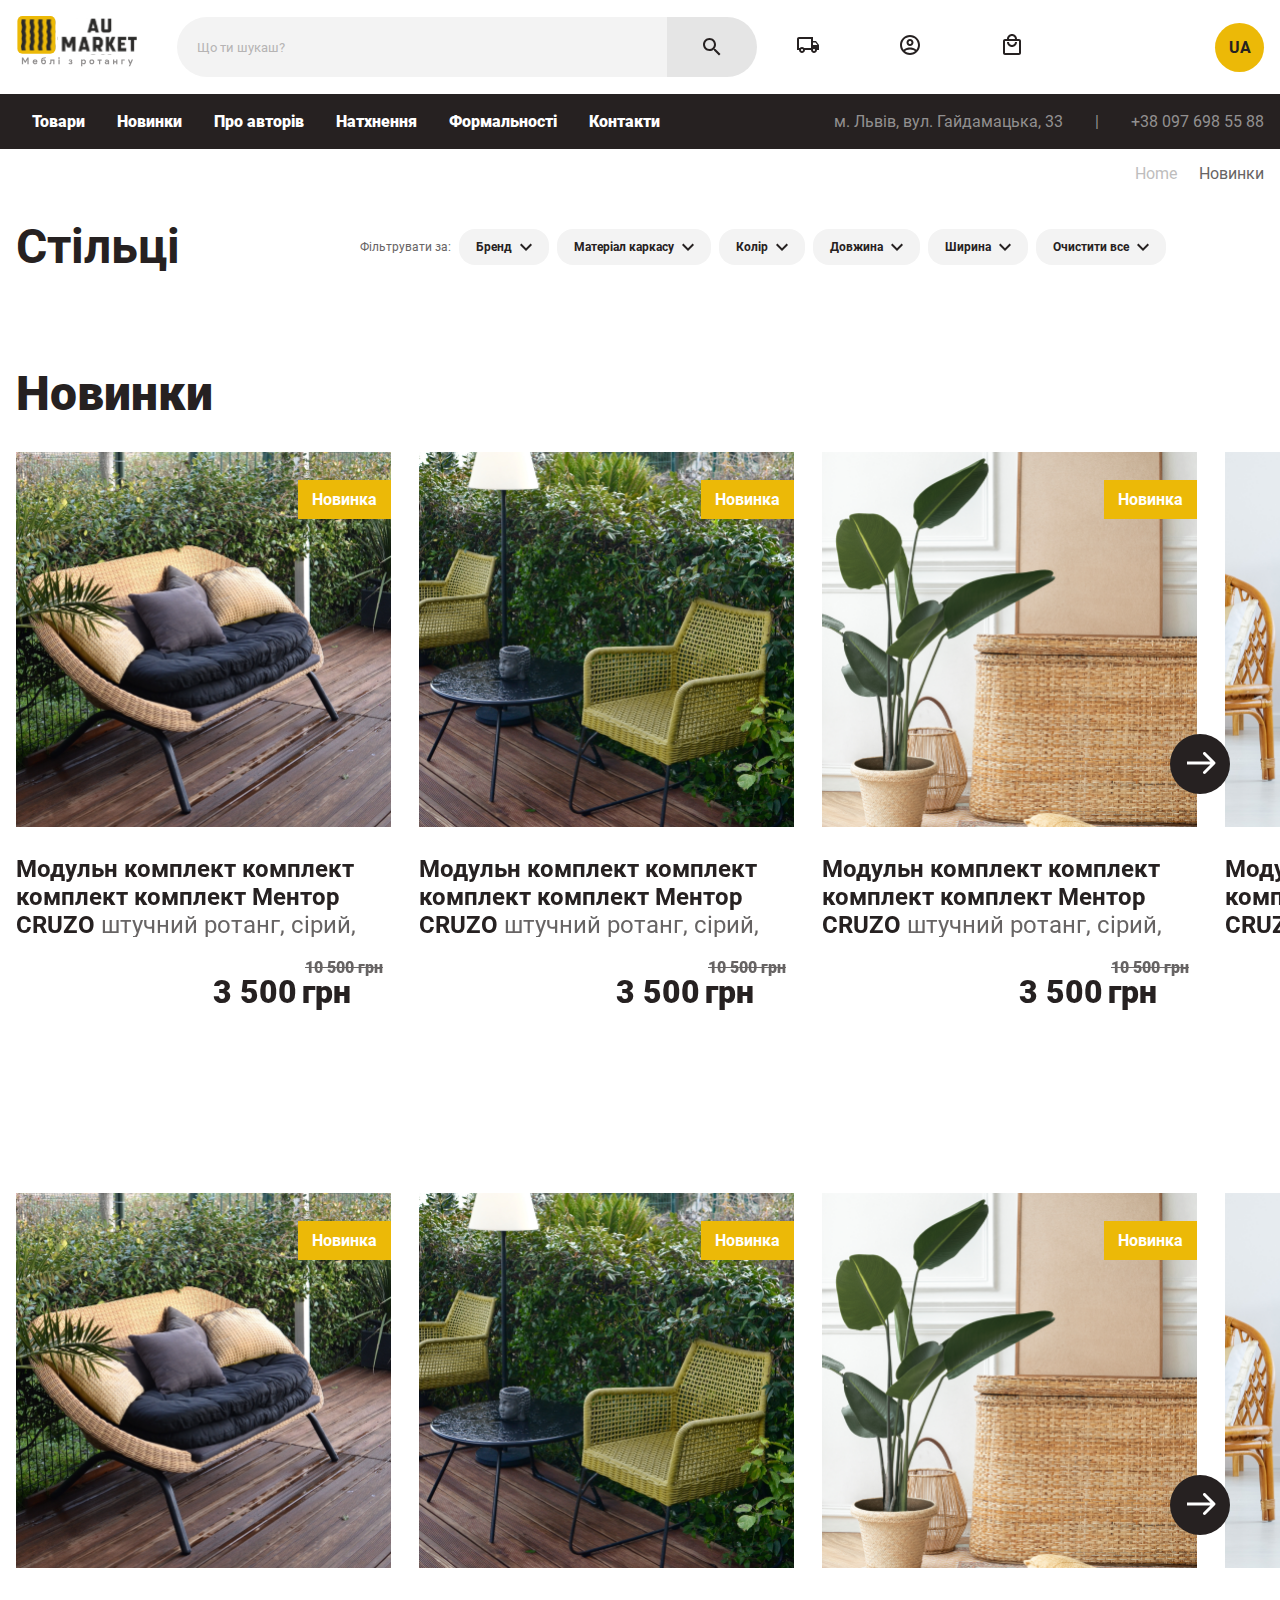
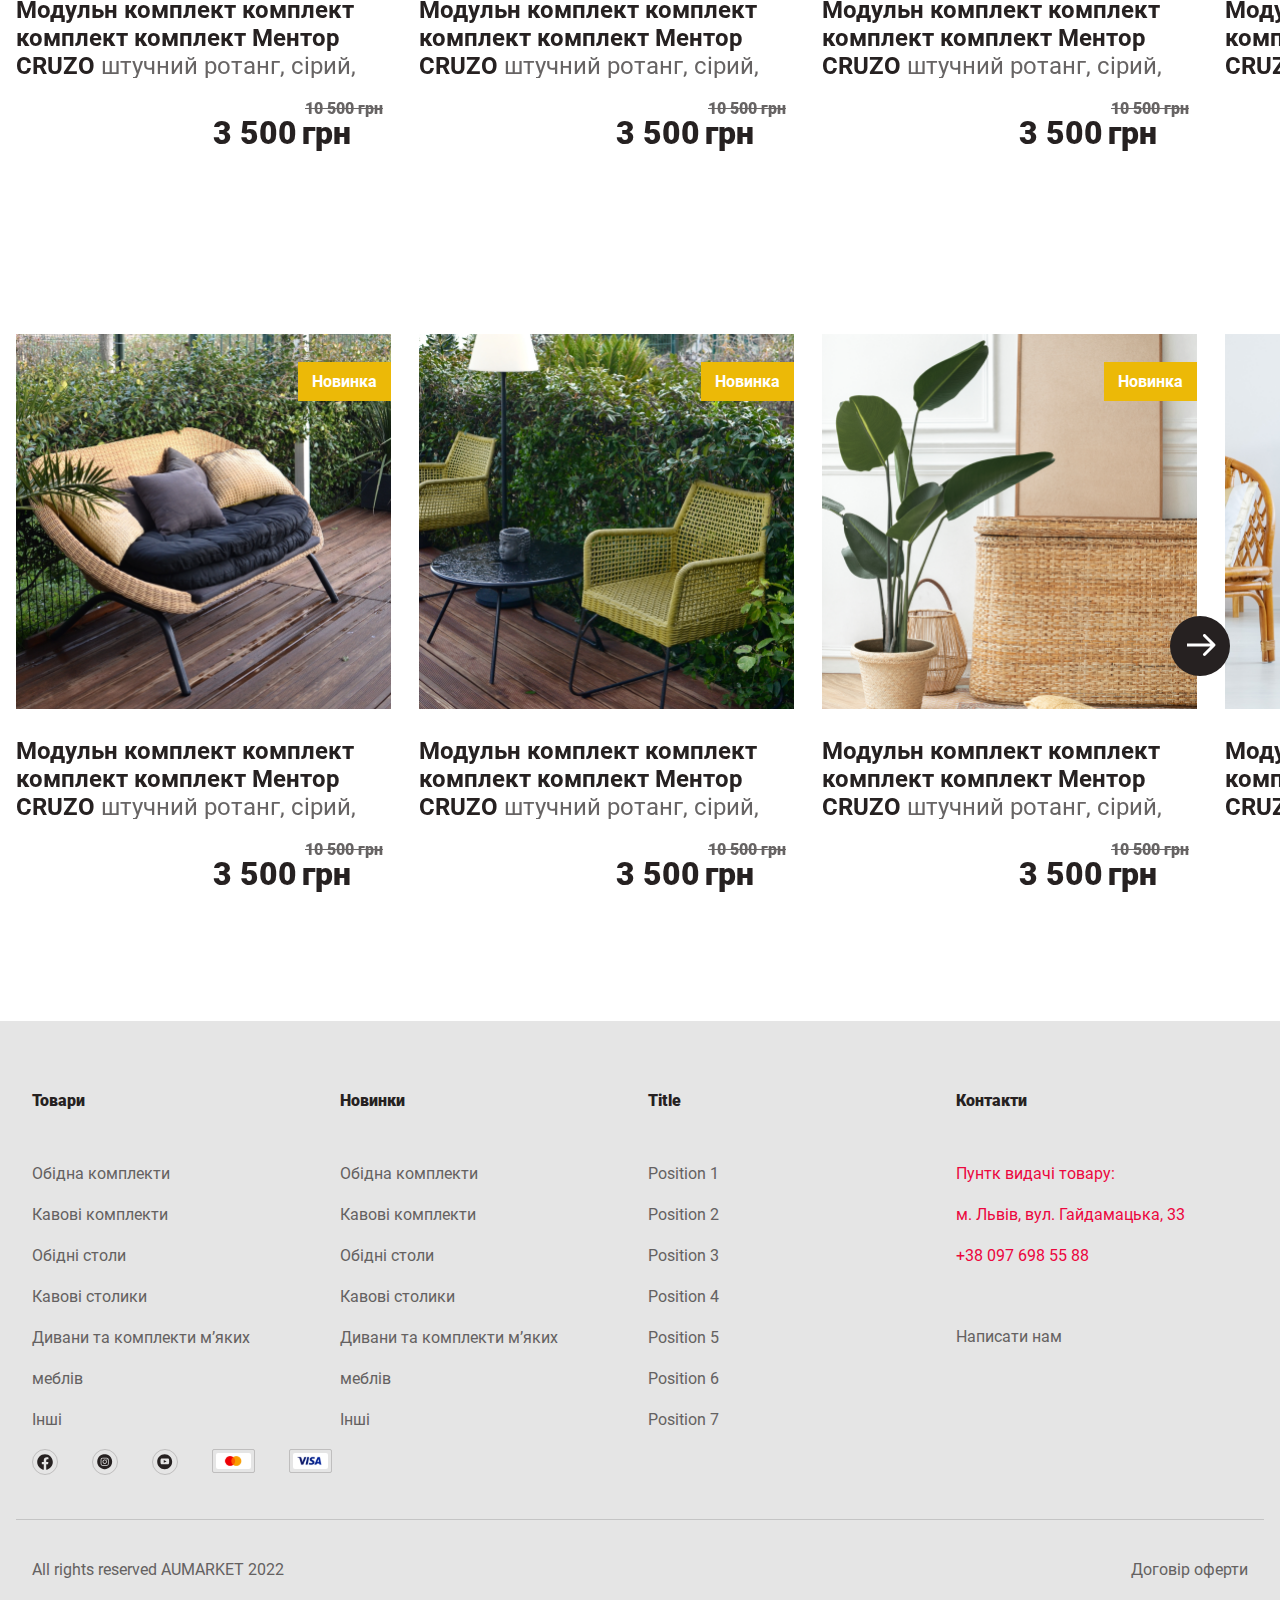
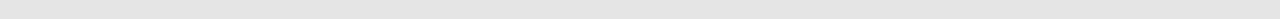
<file: new.html>
<!DOCTYPE html>
<html lang="en">

<head>
  <meta charset="UTF-8">
  <meta http-equiv="X-UA-Compatible" content="IE=edge">
  <meta name="viewport" content="width=device-width, initial-scale=1.0">
  <link rel="stylesheet" href="owl-slider/owl.carousel.min.css">
  <link rel="stylesheet" href="owl-slider/owl.theme.default.min.css">
  <link rel="stylesheet" href="style/style.css">
  <title>Document</title>
</head>

<body>

  <header class="header">
    <a class="logo-wrap" href="/">
      <img class="logo" src="images/logo.svg" alt="logo">
    </a>
    <!-- <div class="header__content-wrap"> -->
    <div onclick="activeSearch()" class="search">
      <input class="search__input" type="text" placeholder="Що ти шукаш?">
      <div class="search__icon-wrap">
        <img class="icon" src="images/icons/ic_search.svg" alt="search">
      </div>
    </div>
    <div class="header__user-menu">
      <div class="header__user-wrap user-menu">
        <a class="user-menu__icon" href="/"><img class="icon" src="./images/icons/ic_car-header.svg" alt="car-icon"></a>
        <a class="user-menu__icon" href="/"><img class="icon" src="./images/icons/ic_user-header.svg"
            alt="user-icon"></a>
        <a class="user-menu__icon" href="/"><img class="icon" src="./images/icons/ic_cart-header.svg"
            alt="cart-icon"></a>
      </div>
      <div class="lang-switch">
        UA
      </div>
      <img class="mobile-menu-btn" src="images/icons/ic_mobile-menu.svg" alt="img">
    </div>
    <!-- </div> -->
  </header>

  <nav class="navigation">
    <div class="navigation_position">
      <ul class="navigation__wrap">
        <li class="navigation__btn">Товари</li>
        <li class="navigation__btn">Новинки</li>
        <li class="navigation__btn">Про авторів</li>
        <li class="navigation__btn">Натхнення</li>
        <li class="navigation__btn">Формальності</li>
        <li class="navigation__btn">Контакти</li>
      </ul>
      <div class="navigation__contacts">
        <a class="navigation__link" target="_blank" href="https://goo.gl/maps/AyfyZEyAHAoypbwz9">м. Львів, вул.
          Гайдамацька, 33</a>
        <span class="navigation__link">|</span>
        <a class="navigation__link" href="tel:+380976985588">+38 097 698 55 88</a>
      </div>
    </div>
  </nav>

  <div class="crumbs">
    <a class="crumbs__link" href="/">Home</a>
    <a class="crumbs__link" href="/">Новинки</a>
  </div>

  <div class="filter">
    <h1 class="filter__title">Стільці</h1>
    <div class="filter__btn-wrap">
      <span class="filter__text">Фільтрувати за:</span>
      <button class="filter__btn" type="button">Бренд<img src="images/icons/ic_dorop-down-arrow.svg"
          alt="icon"></button>
      <button class="filter__btn" type="button">Матеріал каркасу<img src="images/icons/ic_dorop-down-arrow.svg"
          alt="icon"></button>
      <button class="filter__btn" type="button">Колір<img src="images/icons/ic_dorop-down-arrow.svg"
          alt="icon"></button>
      <button class="filter__btn" type="button">Довжина<img src="images/icons/ic_dorop-down-arrow.svg"
          alt="icon"></button>
      <button class="filter__btn" type="button">Ширина<img src="images/icons/ic_dorop-down-arrow.svg"
          alt="icon"></button>
      <button class="filter__btn" type="button">Очистити все<img src="images/icons/ic_dorop-down-arrow.svg"
          alt="icon"></button>
      <div class="filter-gradient"></div>
    </div>
  </div>


  <section class="slider-wrap">
    <div class="top-title-wrap">
      <h3 class="block-title">Новинки</h3>
    </div>
    <div class="owl-carousel item-slider item-new">
    </div>
  </section>

  <section class="slider-wrap">
    <div class="owl-carousel item-slider item-new">
    </div>
  </section>

  <section class="slider-wrap">
    <div class="owl-carousel item-slider item-new">
    </div>
  </section>

  <footer class="footer">
    <div class="footer__menu">
      <div class="footer__items">
        <div class="footer__item-wrap">
          <span class="footer__title">Товари</span>
          <a class="footer__link" href="">Обідна комплекти</a>
          <a class="footer__link" href="">Кавові комплекти</a>
          <a class="footer__link" href="">Обідні столи</a>
          <a class="footer__link" href="">Кавові столики</a>
          <a class="footer__link" href="">Дивани та комплекти м’яких</a>
          <a class="footer__link" href="">меблів</a>
          <a class="footer__link" href="">Інші</a>
        </div>

        <div class="footer__item-wrap">
          <span class="footer__title">Новинки</span>
          <a class="footer__link" href="">Обідна комплекти</a>
          <a class="footer__link" href="">Кавові комплекти</a>
          <a class="footer__link" href="">Обідні столи</a>
          <a class="footer__link" href="">Кавові столики</a>
          <a class="footer__link" href="">Дивани та комплекти м’яких</a>
          <a class="footer__link" href="">меблів</a>
          <a class="footer__link" href="">Інші</a>
        </div>

        <div class="footer__item-wrap">
          <span class="footer__title">Title</span>
          <a class="footer__link" href="">Position 1</a>
          <a class="footer__link" href="">Position 2</a>
          <a class="footer__link" href="">Position 3</a>
          <a class="footer__link" href="">Position 4</a>
          <a class="footer__link" href="">Position 5</a>
          <a class="footer__link" href="">Position 6</a>
          <a class="footer__link" href="">Position 7</a>
        </div>

        <div class="footer__item-wrap">
          <span class="footer__title">Контакти</span>
          <a class="footer__link footer__link_color" target="_blank" href="https://goo.gl/maps/PCy7evtyCGo6VFJq5">Пунтк
            видачі товару:</a>
          <a class="footer__link footer__link_color" target="_blank" href="https://goo.gl/maps/PCy7evtyCGo6VFJq5">м.
            Львів, вул. Гайдамацька, 33</a>
          <a class="footer__link footer__link_color" href="tel:380976985588">+38 097 698 55 88</a>
          <a class="footer__link" href="">Написати нам</a>
        </div>
      </div>

      <div class="footer__social">
        <a href="/"><img src="images/icons/ic_facebook.svg" alt="img"></a>
        <a href="/"><img src="images/icons/ic_instagram.svg" alt="img"></a>
        <a href="/"><img src="images/icons/ic_youtube.svg" alt="img"></a>
        <a href="/"><img src="images/icons/ic_master.svg" alt="img"></a>
        <a href="/"><img src="images/icons/ic_visa.svg" alt="img"></a>
      </div>
    </div>

    <div class="footer__doc">
      <a class="footer__link" href="">All rights reserved AUMARKET 2022</a>
      <a class="footer__link" href="">Договір оферти</a>
    </div>
  </footer>

  <script src="js/jquery-3.6.0.min.js"></script>
  <script src="owl-slider/owl.carousel.min.js"></script>
  <script src="js/script.js"></script>
</body>

</html>
</file>
<file: style/style.css>
@charset "UTF-8";
@font-face {
  font-family: Roboto;
  src: url("../fonts/Roboto-Light.ttf");
  font-weight: 300;
}
@font-face {
  font-family: Roboto;
  src: url("../fonts/Roboto-Regular.ttf");
  font-weight: 400;
}
@font-face {
  font-family: Roboto;
  src: url("../fonts/Roboto-Bold.ttf");
  font-weight: 700;
}
@font-face {
  font-family: Roboto;
  src: url("../fonts/Roboto-Black.ttf");
  font-weight: 900;
}
* {
  margin: 0;
  padding: 0;
  box-sizing: border-box;
  color: #262121;
  font-family: "Roboto", "san-serif";
  text-decoration: none;
  scroll-behavior: smooth;
  outline: none;
  -webkit-tap-highlight-color: transparent;
}

.header {
  display: flex;
  max-width: 1820px;
  margin: 0 auto;
  padding: 16px;
  gap: 30px;
}
@media (max-width: 850px) {
  .header {
    flex-wrap: wrap;
    gap: 0;
  }
}
.header__content-wrap {
  display: flex;
  flex-grow: 1;
  gap: 156px;
}
@media (max-width: 1200px) {
  .header__content-wrap {
    gap: 64px;
  }
}
.header__user-menu {
  display: flex;
  align-items: center;
  gap: 183px;
  flex-grow: 1;
  justify-content: flex-end;
}
@media (max-width: 1200px) {
  .header__user-menu {
    gap: 32px;
  }
}
@media (max-width: 510px) {
  .header__user-menu {
    gap: 16px;
  }
}
@media (max-width: 320px) {
  .header__user-menu {
    justify-content: space-between;
  }
}
.header__user-wrap {
  display: flex;
  gap: 62px;
}
@media (max-width: 1200px) {
  .header__user-wrap {
    gap: 32px;
  }
}
@media (max-width: 510px) {
  .header__user-wrap {
    gap: 16px;
  }
}
.header .lang-switch {
  display: flex;
  justify-content: center;
  align-items: center;
  width: 49px;
  height: 49px;
  background-color: #ECB907;
  border-radius: 100%;
  font-weight: bold;
  cursor: pointer;
}
@media (max-width: 850px) {
  .header .lang-switch {
    width: 32px;
    height: 32px;
    font-size: 14px;
  }
}

.mobile-menu-btn {
  display: none;
  padding: 10px;
  cursor: pointer;
}
@media (max-width: 1140px) {
  .mobile-menu-btn {
    display: block;
  }
}

@media (max-width: 360px) {
  .logo-wrap {
    display: block;
    text-align: center;
    width: 100%;
  }
}

.logo {
  width: 130.44px;
  height: 51.44px;
}
@media (max-width: 440px) {
  .logo {
    width: 70.44px;
    height: 54.44px;
  }
}

.user-menu__icon {
  padding: 16px 8px;
}

.navigation {
  background-color: #262121;
  padding: 0 16px;
}
@media (max-width: 1140px) {
  .navigation {
    display: none;
  }
}
.navigation_position {
  display: flex;
  justify-content: space-between;
  max-width: 1558px;
  margin: 0 auto;
}
.navigation__wrap {
  display: flex;
  list-style: none;
}
.navigation__btn {
  padding: 18px 36px;
  color: #FFFFFF;
  font-weight: 800;
  border-radius: 12px;
  cursor: pointer;
  transition: 0.4s;
}
@media (max-width: 1382px) {
  .navigation__btn {
    padding: 18px 16px;
  }
}
.navigation__btn:hover {
  background-color: #9C9C9C;
}
.navigation__link {
  text-decoration: none;
  color: #929090;
}
.navigation__link:hover {
  color: #FFFFFF;
}
.navigation__contacts {
  display: flex;
  align-items: center;
  gap: 32px;
}

.search {
  width: 1060px;
  display: flex;
  cursor: pointer;
  border: 1px solid transparent;
}
@media (max-width: 850px) {
  .search {
    order: 1;
  }
}
.search__input {
  height: 60px;
  background-color: #F3F3F3;
  padding: 0 20px;
  outline: none;
  border-bottom-left-radius: 30px;
  border-top-left-radius: 30px;
  flex-grow: 1;
  border: none;
}
@media (max-width: 850px) {
  .search__input {
    height: 50px;
  }
}
.search__input::placeholder {
  color: #B6B4B4;
}
.search__icon-wrap {
  display: flex;
  align-items: center;
  justify-content: center;
  width: 90px;
  height: 60px;
  background-color: #E5E5E5;
  border-bottom-right-radius: 30px;
  border-top-right-radius: 30px;
}
@media (max-width: 850px) {
  .search__icon-wrap {
    height: 50px;
  }
}
@media (max-width: 510px) {
  .search__icon-wrap {
    width: 70px;
  }
}
.search.active-search {
  border: 1px solid #ECB907;
  border-radius: 30px;
}

.icon {
  width: 24px;
  height: 24px;
}

.slider-item {
  display: flex;
  flex-direction: column;
  width: 375px;
  height: 563px;
  overflow: hidden;
}
@media (max-width: 600px) {
  .slider-item {
    width: 150px;
    height: 318px;
  }
}
.slider-item:hover .slider-btn {
  opacity: 1;
}

.top {
  position: relative;
}
.top::before {
  position: absolute;
  top: 28px;
  right: 0;
  padding: 5px 12px;
  content: "Бестселер";
  background-color: #EC073E;
  font-weight: 700;
  color: #FFFFFF;
}
@media (max-width: 600px) {
  .top::before {
    font-size: 14px;
    top: 14px;
  }
}

.owl-prev.disabled,
.owl-next.disabled {
  opacity: 0;
}

.slider-img {
  height: 375px;
  width: 375px;
  object-fit: cover;
}

.slider-wrap {
  margin: 0 auto;
  padding: 54px 0 0 16px;
  margin-bottom: 124px;
  overflow: hidden;
}
@media (max-width: 1100px) {
  .slider-wrap {
    padding: 34px 0 0 16px;
  }
}
@media (max-width: 600px) {
  .slider-wrap {
    margin-bottom: 84px;
  }
}

.slider-text {
  color: #262121;
  font-size: 24px;
  font-weight: 700;
  padding-top: 28px;
  max-height: 110px;
  overflow: hidden;
}
@media (max-width: 600px) {
  .slider-text {
    padding-top: 18px;
    font-size: 16px;
    max-height: 92px;
  }
}
.slider-text span {
  font-weight: 400;
  color: #676464;
}

.block-title {
  font-size: 48px;
  font-weight: 900;
}
@media (max-width: 1100px) {
  .block-title {
    font-size: 28px;
  }
}

.top-title-wrap {
  display: flex;
  align-items: center;
  gap: 30px;
  padding-bottom: 30px;
}
@media (max-width: 600px) {
  .top-title-wrap {
    width: calc(100vw - 32px);
    justify-content: space-between;
  }
}

.owl-nav {
  position: absolute;
  top: 50%;
  width: 100%;
  display: flex;
  justify-content: space-between;
  padding-right: 50px;
  padding-left: 30px;
  height: 0;
}
@media (max-width: 800px) {
  .owl-nav {
    padding-top: 24px;
    position: relative;
  }
}
@media (max-width: 600px) {
  .owl-nav {
    display: none;
  }
}

.title-star {
  width: 150px;
  height: 50px;
}
@media (max-width: 1100px) {
  .title-star {
    width: 100px;
  }
}

.slider-btn {
  opacity: 0;
  padding: 16px 24px;
  background-color: #E5E5E5;
  border-radius: 12px;
  border: none;
  font-weight: 900;
  cursor: pointer;
  transition: 0.4s;
}
@media (max-width: 800px) {
  .slider-btn {
    opacity: 1;
  }
}
@media (max-width: 600px) {
  .slider-btn {
    padding: 8px 20px;
  }
}

.slider-price-wrap {
  position: relative;
  display: flex;
  flex-grow: 1;
  align-items: flex-end;
}

.slider-main-price {
  display: flex;
  gap: 5px;
  font-size: 32px;
  font-weight: 900;
}
@media (max-width: 600px) {
  .slider-main-price {
    font-size: 24px;
  }
}

.slider-info {
  position: relative;
  display: flex;
  justify-content: space-between;
  flex-grow: 1;
  align-items: center;
  padding-right: 40px;
}
@media (max-width: 600px) {
  .slider-info {
    flex-grow: 1;
    flex-direction: column;
    justify-content: flex-end;
    align-items: flex-end;
    gap: 6px;
    padding-right: 0;
  }
}

.owl-dots {
  display: none;
}

.slider-main-value {
  font-weight: 900;
}
@media (max-width: 600px) {
  .slider-main-value {
    font-size: 14px;
  }
}

.slider-sale {
  position: absolute;
  right: 8px;
  top: -10px;
  text-decoration: line-through;
  font-weight: 900;
  color: #676464;
}
@media (max-width: 600px) {
  .slider-sale {
    top: auto;
    left: 0;
    bottom: 5px;
    font-size: 12px;
  }
}

.best-bcg {
  background-color: #F5F5F5;
}

.best {
  max-width: 1600px;
  margin: 0 auto;
  padding: 60px 16px 128px;
}
@media (max-width: 1050px) {
  .best {
    padding: 60px 16px 16px;
  }
}
.best__title {
  font-size: 60px;
  font-weight: 700;
  text-align: center;
}
@media (max-width: 1050px) {
  .best__title {
    font-size: 34px;
  }
}
.best__card-wrap {
  display: flex;
  gap: 22px;
  padding-top: 68px;
}
@media (max-width: 1050px) {
  .best__card-wrap {
    flex-wrap: wrap;
  }
}

.card {
  padding: 42px 32px;
  background-color: #FFFFFF;
  transition: 0.3s;
}
.card:hover {
  background-color: #262121;
}
.card:hover .card__title {
  color: #FFFFFF;
}
.card:hover .card__number {
  background-color: #EC073E;
}
.card__title-wrap {
  display: flex;
  align-items: center;
  gap: 32px;
}
.card__title {
  font-size: 24px;
  font-weight: 700;
}
.card__number {
  display: flex;
  align-items: center;
  justify-content: center;
  flex-shrink: 0;
  width: 60px;
  height: 60px;
  background-color: #262121;
  color: #FFFFFF;
  border-radius: 100%;
  font-size: 34px;
  font-weight: 700;
}
.card__text {
  display: block;
  padding-top: 28px;
  color: #928F8F;
  line-height: 26px;
}

.inspiration {
  max-width: 1600px;
  margin: 0 auto;
  padding: 125px 16px 180px 16px;
  overflow: hidden;
}
@media (max-width: 600px) {
  .inspiration {
    padding: 75px 0 127px 16px;
  }
}
.inspiration__card-wrap {
  display: flex;
  gap: 38px;
  padding-top: 40px;
}

.inspiration-card {
  display: flex;
  flex-direction: column;
  gap: 36px;
  width: 500px;
  overflow: hidden;
  text-decoration: none;
  padding-bottom: 40px;
  flex-shrink: 0;
}
@media (max-width: 600px) {
  .inspiration-card {
    width: 300px;
    gap: 0;
    padding-bottom: 20px;
  }
}
.inspiration-card__img {
  width: 500px;
  height: 500px;
}
@media (max-width: 600px) {
  .inspiration-card__img {
    height: 300px;
  }
}
.inspiration-card__text-wrap {
  padding: 36px;
  overflow: hidden;
}
@media (max-width: 600px) {
  .inspiration-card__text-wrap {
    padding: 20px;
  }
}
.inspiration-card__title {
  font-size: 24px;
  font-weight: 700;
  margin-bottom: 8px;
}
.inspiration-card__text {
  color: #71726D;
}
.inspiration-card__arrow {
  margin-left: 36px;
}
@media (max-width: 600px) {
  .inspiration-card__arrow {
    margin-left: 24px;
  }
}

.arrow {
  position: relative;
  width: 60px;
  height: 60px;
  background-color: #262121;
  border-radius: 100%;
}
@media (max-width: 600px) {
  .arrow {
    width: 40px;
    height: 40px;
  }
}
.arrow::before {
  position: absolute;
  content: url("../images/arrow-right-white.svg");
  top: 50%;
  left: 50%;
  transform: translate(-50%, -50%);
}
@media (max-width: 600px) {
  .arrow::before {
    content: url("../images/arrow-right-white-mobile.svg");
  }
}

.inspiration-card_color {
  background-color: #BBC2B8;
}

.services {
  display: flex;
  justify-content: space-around;
  max-width: 1600px;
  margin: 0 auto;
}
@media (max-width: 1050px) {
  .services {
    flex-wrap: wrap;
    gap: 12px;
    padding: 0 16px;
  }
}

.services-card {
  display: flex;
  flex-direction: column;
  align-items: center;
  width: 33.3%;
  gap: 6px;
  text-align: center;
  text-decoration: none;
  padding: 43px 62px;
  background-color: #F5F5F5;
}
@media (max-width: 600px) {
  .services-card {
    padding: 24px 62px;
    padding-left: 16px;
    align-items: flex-start;
  }
}
@media (max-width: 1050px) {
  .services-card {
    width: 100%;
  }
}
.services-card__text {
  color: #8E8B8B;
  max-width: 370px;
}
@media (max-width: 600px) {
  .services-card__text {
    text-align: start;
  }
}
.services-card__text:last-child {
  text-decoration: underline;
}
.services-card__title {
  font-size: 22px;
  font-weight: 700;
}

.feedback {
  max-width: 1600px;
  margin: 0 auto;
  padding: 80px 16px;
  overflow: hidden;
}
@media (max-width: 600px) {
  .feedback {
    padding: 40px 16px;
  }
}
.feedback__card-wrap {
  display: flex;
  flex-wrap: wrap;
  justify-content: center;
}
@media (max-width: 1000px) {
  .feedback__card-wrap {
    gap: 12px;
  }
}

.feedback-card {
  display: flex;
  flex-direction: column;
  max-width: 380px;
  height: 380px;
  padding: 34px;
  gap: 30px;
  transition: 0.4s;
  box-shadow: 0px 0px 15px rgba(0, 0, 0, 0.15);
}
@media (max-width: 600px) {
  .feedback-card {
    padding: 14px;
    max-width: 280px;
    height: 300px;
  }
}
.feedback-card:hover .feedback-card__all {
  opacity: 1;
}
.feedback-card:hover {
  background-color: #ECB907;
}
.feedback-card__all {
  display: flex;
  opacity: 0;
  align-items: center;
  flex-grow: 1;
  gap: 12px;
}
@media (max-width: 600px) {
  .feedback-card__all {
    opacity: 1;
  }
}
.feedback-card__arrow {
  margin: 0;
}
.feedback-card__name {
  font-size: 24px;
}
.feedback-card__text {
  display: block;
  max-height: 92px;
  overflow: hidden;
}

.seo {
  max-width: 1600px;
  margin: 0 auto;
  padding: 32px 16px;
}
.seo__text {
  display: flex;
  flex-direction: column;
  gap: 12px;
}
.seo ul {
  margin-left: 16px;
}

.footer {
  background-color: #E5E5E5;
  padding: 70px 16px 0;
}
.footer__menu {
  max-width: 1600px;
  margin: 0 auto;
  border-bottom: 1px solid #C4C4C4;
  padding: 0 16px 40px;
}
.footer__items {
  display: flex;
  flex-wrap: wrap;
  justify-content: space-between;
  gap: 16px;
  margin-bottom: 20px;
}
.footer__item-wrap {
  display: flex;
  flex-direction: column;
  gap: 22px;
  width: 24%;
}
@media (max-width: 1100px) {
  .footer__item-wrap {
    width: 33.3%;
  }
}
@media (max-width: 800px) {
  .footer__item-wrap {
    width: 100%;
  }
}
.footer__title {
  font-weight: 900;
  margin-bottom: 32px;
}
.footer__link {
  text-decoration: none;
  color: #646161;
}
.footer__link_color {
  color: #EC073E;
}
.footer__link_color:nth-child(4) {
  margin-bottom: 40px;
}
.footer__social {
  display: flex;
  gap: 34px;
}
@media (max-width: 600px) {
  .footer__social {
    gap: 20px;
  }
}
.footer__doc {
  display: flex;
  justify-content: space-between;
  max-width: 1600px;
  margin: 0 auto;
  padding: 40px 16px;
}

.crumbs {
  display: flex;
  gap: 22px;
  justify-content: flex-end;
  max-width: 1558px;
  padding: 15px 16px 35px;
  margin: 0 auto;
}
@media (max-width: 700px) {
  .crumbs {
    font-size: 12px;
  }
}
.crumbs__link {
  color: #BEBDBD;
}
.crumbs__link:last-child {
  color: #676464;
  pointer-events: none;
}

.filter {
  display: flex;
  max-width: 1558px;
  gap: 180px;
  margin: 0 auto;
  padding: 0 16px 36px;
}
@media (max-width: 1200px) {
  .filter {
    flex-direction: column;
    gap: 32px;
  }
}
.filter__title {
  font-size: 48px;
  font-weight: 700;
}
.filter__text {
  font-size: 12px;
  color: #676464;
}
@media (max-width: 850px) {
  .filter__text {
    display: none;
  }
}
.filter__btn {
  position: relative;
  display: flex;
  align-items: center;
  gap: 8px;
  padding: 10px 16px;
  border-radius: 16px;
  font-size: 12px;
  border: 1px solid transparent;
  font-weight: 700;
  cursor: pointer;
  flex-shrink: 0;
  background-color: #F3F3F3;
  transition: 0.3s;
  user-select: none;
}
.filter__btn.active-btn {
  color: white;
  background-color: #262121;
}
.filter__btn.active-btn .filter__btn-icon {
  background: url("../images/icons/ic_dorop-down-arrow-white.svg") no-repeat;
  transform: rotate(-180deg);
}
.filter__btn-checket {
  border-color: #262121;
}
.filter__btn-icon {
  background: url("../images/icons/ic_dorop-down-arrow.svg") no-repeat;
  width: 12px;
  height: 8px;
  transition: 0.3s;
}
.filter__btn-color {
  color: 646060;
  font-weight: 400;
}
.filter__item-container {
  position: absolute;
  display: none;
  top: 34px;
  left: 0;
  z-index: 6;
  padding-top: 20px;
}
@media (max-width: 700px) {
  .filter__item-container {
    padding-top: 0;
  }
}
.filter__close-menu {
  position: fixed;
  align-items: center;
  display: none;
  top: 0;
  left: 0;
  width: 100%;
  justify-content: flex-end;
  background-color: white;
  box-shadow: 0px 0px 15px rgba(0, 0, 0, 0.15);
}
.filter__close-menu img {
  padding: 20px;
}
.filter__mobile-btn-wrap {
  position: fixed;
  bottom: 0;
  left: 0;
  display: none;
  justify-content: space-around;
  align-items: center;
  width: 100%;
  padding: 10px 0;
  background-color: white;
  box-shadow: 0px 0px 15px rgba(0, 0, 0, 0.15);
}
.filter__item-mobile-container {
  position: fixed;
  display: block;
  width: 100%;
  z-index: 100;
  background-color: white;
  top: 0;
  height: 100vh;
}
.filter__item-mobile-container .filter__item-wrap {
  padding-top: 70px;
  padding-bottom: 70px;
  max-height: 100%;
  box-shadow: none;
}
.filter__item-mobile-container .filter__close-menu {
  display: flex;
}
.filter__item-mobile-container .filter__mobile-btn-wrap {
  display: flex;
}
.filter__mobile-btn-show, .filter__mobile-btn-clear {
  width: 146px;
  border-radius: 16px;
  font-size: 12px;
  padding: 12px 0;
  border: none;
  outline: none;
}
.filter__mobile-btn-clear {
  color: rgba(38, 33, 33, 0.7);
}
.filter__mobile-btn-show {
  color: white;
  background-color: #262121;
  border: none;
}
.filter__input-checkbox {
  display: none;
}
.filter__item-wrap {
  position: relative;
  padding: 30px 20px;
  background: white;
  box-shadow: 0px 0px 15px rgba(0, 0, 0, 0.15);
  max-height: 400px;
  overflow-y: scroll;
}
@media (max-width: 700px) {
  .filter__item-wrap {
    max-height: 100vh;
    top: 0;
  }
}
.filter__item-wrap::-webkit-scrollbar {
  background-color: #F3F3F3;
  width: 6px;
}
.filter__item-wrap::-webkit-scrollbar-thumb {
  background-color: #ECB907;
}
@media (max-width: 600px) {
  .filter__item-wrap {
    box-shadow: none;
  }
}
.filter__check-box-wrap {
  display: flex;
  align-items: center;
  justify-content: space-between;
  margin-bottom: 40px;
  user-select: none;
}
@media (max-width: 900px) {
  .filter__check-box-wrap {
    justify-content: space-between;
  }
}
.filter__check-box-wrap:last-child {
  margin-bottom: 0;
}
.filter__check-box-title {
  margin-right: 40px;
  white-space: nowrap;
}
.filter__check-box {
  width: 22px;
  height: 22px;
  border: 1px solid #262121;
}
.filter .active {
  background: url("../images/check-box-icon.svg") no-repeat;
  background-position: center;
  background-color: #262121;
}
.filter__btn-wrap {
  display: flex;
  align-items: center;
  gap: 8px;
}
@media (max-width: 900px) {
  .filter__btn-wrap {
    overflow-x: scroll;
  }
}

.item-wrap {
  display: flex;
  max-width: 1558px;
  justify-content: center;
  margin: 0 auto;
  padding: 0 8px 36px;
  flex-wrap: wrap;
  gap: 18px;
}
.item-wrap .item {
  width: 372px;
  margin-bottom: 36px;
}
@media (max-width: 600px) {
  .item-wrap .item {
    width: 160px;
  }
  .item-wrap .item .slider-img {
    width: 160px;
    height: 160px;
  }
}

.pagination {
  display: flex;
  max-width: 1558px;
  justify-content: flex-end;
  padding: 160px 16px;
  margin: 0 auto;
}
@media (max-width: 700px) {
  .pagination {
    padding: 0 16px 40px;
  }
}
.pagination__btn {
  display: flex;
  align-items: center;
  justify-content: center;
  width: 54px;
  height: 54px;
  border-radius: 50%;
  border: none;
  font-size: 24px;
  font-weight: 700;
  background-color: transparent;
  cursor: pointer;
}
.pagination__btn.active-btn {
  background-color: #ECB907;
}

.blog {
  max-width: 1588px;
  margin: 0 auto;
  padding: 16px 16px;
}
.blog__items {
  display: flex;
  flex-wrap: wrap;
  justify-content: space-between;
  gap: 10px;
}
@media (max-width: 1600px) {
  .blog__items {
    justify-content: start;
  }
}
@media (max-width: 1060px) {
  .blog__items {
    justify-content: space-between;
  }
}
@media (max-width: 700px) {
  .blog__items {
    justify-content: center;
  }
}
.blog__items .inspiration-card {
  margin-bottom: 40px;
}
@media (max-width: 1060px) {
  .blog__items .inspiration-card__img {
    height: 320px;
    width: 320px;
  }
}
.blog__items .inspiration-card__text-wrap {
  padding: 16px;
}
@media (max-width: 1060px) {
  .blog__items .inspiration-card .arrow {
    height: 40px;
    width: 40px;
  }
  .blog__items .inspiration-card .arrow::before {
    content: url("../images/arrow-right-white-mobile.svg");
  }
}
@media (max-width: 1060px) {
  .blog__items .inspiration-card {
    width: 320px;
    gap: 16px;
    padding-bottom: 25px;
  }
}
.blog__title {
  font-size: 48px;
  font-weight: 700;
  margin-bottom: 40px;
}
@media (max-width: 1060px) {
  .blog__title {
    font-size: 28px;
  }
}

.inspiration-detail {
  max-width: 1600px;
  margin: 0 auto;
  padding: 80px 16px;
}
.inspiration-detail__main .inspiration-card {
  width: 100%;
}
.inspiration-detail__main .inspiration-card__img {
  width: 100%;
  object-fit: cover;
}
.inspiration-detail__main .inspiration-card__arrow {
  transform: rotate(180deg);
}
.inspiration-detail__text-block {
  display: flex;
  justify-content: space-between;
  padding-top: 60px;
}
@media (max-width: 800px) {
  .inspiration-detail__text-block {
    flex-direction: column;
  }
}
.inspiration-detail__text-right, .inspiration-detail__text-left {
  width: 45%;
}
@media (max-width: 800px) {
  .inspiration-detail__text-right, .inspiration-detail__text-left {
    width: 100%;
  }
}
.inspiration-detail__title {
  display: block;
  margin-bottom: 42px;
  font-size: 24px;
  font-weight: 700;
  color: #262121;
}
.inspiration-detail__text {
  display: block;
  font-size: 24px;
  font-weight: 400;
  color: #262121;
  line-height: 26px;
  margin-bottom: 40px;
}

.new::before {
  position: absolute;
  top: 28px;
  right: 0;
  padding: 10px 14px;
  content: "Новинка";
  background-color: #ECB907;
  font-weight: 700;
  color: #FFFFFF;
}

.about-main {
  padding-bottom: 40px;
}

.about {
  max-width: 1600px;
  margin: 0 auto;
  padding: 80px 16px;
}
@media (max-width: 1100px) {
  .about {
    padding: 0 16px 0;
  }
}
.about__article {
  display: flex;
  justify-content: space-between;
  margin-bottom: 32px;
}
@media (max-width: 1100px) {
  .about__article {
    flex-direction: column;
  }
}
.about__article:nth-child(3) {
  flex-direction: row-reverse;
}
@media (max-width: 1100px) {
  .about__article:nth-child(3) {
    flex-direction: column;
  }
}
.about__article-title {
  font-size: 32px;
  font-weight: 700;
  margin-bottom: 36px;
}
.about__article-text-wrap {
  padding: 64px;
  border: 1px solid black;
  max-width: 49%;
}
@media (max-width: 1100px) {
  .about__article-text-wrap {
    max-width: 100%;
    margin-bottom: 20px;
  }
}
@media (max-width: 800px) {
  .about__article-text-wrap {
    padding: 40px 20px;
  }
}
.about__article-text {
  font-size: 16px;
  color: #676464;
  line-height: 26px;
}
.about__article-img {
  min-height: 680px;
  max-width: 49%;
  object-fit: cover;
}
@media (max-width: 1100px) {
  .about__article-img {
    max-width: 100%;
  }
}
.about__description {
  display: flex;
  flex-wrap: wrap;
  justify-content: space-between;
  max-width: 1600px;
  margin: 0 auto;
  padding: 20px 16px;
}
@media (max-width: 990px) {
  .about__description {
    flex-direction: column;
  }
}
.about__description-article {
  max-width: 670px;
}
@media (max-width: 1450px) {
  .about__description-article {
    max-width: 570px;
  }
}
@media (max-width: 1450px) {
  .about__description-article {
    max-width: 470px;
  }
}
@media (max-width: 990px) {
  .about__description-article {
    max-width: 100%;
  }
}
.about__description-article {
  margin-bottom: 76px;
}
.about__description-title {
  display: flex;
  justify-content: space-between;
  align-items: center;
  font-size: 32px;
  font-weight: 700;
  margin-bottom: 20px;
}
@media (max-width: 1450px) {
  .about__description-title {
    font-size: 22px;
  }
}
@media (max-width: 980px) {
  .about__description-title {
    max-width: 470px;
    align-items: flex-start;
  }
}
@media (max-width: 500px) {
  .about__description-title {
    flex-direction: column;
  }
}
.about__description-img {
  width: 130px;
  height: 130px;
  margin-right: 26px;
}
@media (max-width: 980px) {
  .about__description-img {
    margin: 0 0 60px 0;
  }
}
.about__description-text {
  font-size: 22px;
  color: #686464;
  line-height: 26px;
}
@media (max-width: 1450px) {
  .about__description-text {
    font-size: 16px;
  }
}

.promotion {
  max-width: 1600px;
  margin: 0 auto;
  background-color: #ECB907;
  padding: 70px;
}
@media (max-width: 900px) {
  .promotion {
    padding: 40px 30px;
  }
}

.promotion-title {
  font-size: 32px;
  font-weight: 700;
  margin-right: 32px;
}

.promotion-text {
  display: block;
  color: #624F19;
  line-height: 26px;
  margin-bottom: 26px;
}

.main-btn {
  display: flex;
  align-items: center;
  width: max-content;
  background-color: #262121;
  font-weight: 700;
  padding: 14px 24px;
  color: white;
  border-radius: 26px;
}

.main-btn-img {
  margin-left: 12px;
}

.formalities {
  max-width: 1600px;
  margin: 0 auto;
  padding: 80px 16px;
}
.formalities__article {
  display: flex;
  margin-bottom: 55px;
}
@media (max-width: 1050px) {
  .formalities__article {
    flex-direction: column;
  }
}
.formalities__article:nth-child(2) img {
  order: 1;
}
@media (max-width: 1050px) {
  .formalities__article:nth-child(2) img {
    order: 0;
  }
}
.formalities__article:nth-child(2) .formalities__wrap {
  background-color: #C2BDCB;
}
.formalities__article:nth-child(3) .formalities__wrap {
  background-color: #CBBDBD;
}
.formalities__article:nth-child(4) img {
  order: 1;
}
@media (max-width: 1050px) {
  .formalities__article:nth-child(4) img {
    order: 0;
  }
}
.formalities__article:nth-child(4) .formalities__wrap {
  background-color: #D6CFB9;
}
.formalities__wrap {
  display: flex;
  flex-direction: column;
  justify-content: flex-end;
  padding: 50px;
  background-color: #BBC2B8;
}
@media (max-width: 1050px) {
  .formalities__wrap {
    padding: 30px 25px;
  }
}
.formalities__title {
  display: inline-block;
  font-size: 24px;
  font-weight: 700;
  margin-bottom: 32px;
}
.formalities__text {
  display: inline-block;
  color: #71726D;
  line-height: 26px;
  margin-bottom: 32px;
}
.formalities__img {
  width: 50%;
  object-fit: cover;
}
@media (max-width: 1050px) {
  .formalities__img {
    width: 100%;
  }
}

.contacts {
  max-width: 1600px;
  margin: 0 auto;
  padding: 80px 16px;
}
.contacts__container {
  display: flex;
  justify-content: space-around;
  padding-bottom: 100px;
}
@media (max-width: 920px) {
  .contacts__container {
    flex-wrap: wrap;
    padding-bottom: 40px;
  }
}
.contacts__wrap {
  display: flex;
  flex-direction: column;
  align-items: center;
  width: max-content;
}
@media (max-width: 920px) {
  .contacts__wrap {
    width: calc(50% - 20px);
    background-color: #F5F5F5;
    padding: 35px 0;
    margin: 10px;
  }
}
@media (max-width: 610px) {
  .contacts__wrap {
    width: calc(100%);
    margin: 5px 0;
  }
}
.contacts__icon {
  width: 24px;
  height: 24px;
  margin-bottom: 14px;
}
.contacts__title {
  font-weight: 700;
  font-size: 24px;
  color: #262121;
  margin-bottom: 14px;
}
.contacts__text {
  color: #939090;
  line-height: 26px;
}

.delivery {
  max-width: 1600px;
  margin: 0 auto;
  padding: 80px 16px;
}
@media (max-width: 600px) {
  .delivery {
    padding: 0 16px 40px;
  }
}
.delivery__type {
  padding-bottom: 100px;
  border-bottom: 1px solid rgba(0, 0, 0, 0.2);
}
@media (max-width: 600px) {
  .delivery__type {
    padding-bottom: 40px;
  }
}
.delivery__help {
  display: flex;
  flex-direction: column;
  padding-top: 140px;
}
@media (max-width: 600px) {
  .delivery__help {
    padding-top: 60px;
  }
}
.delivery__help .delivery__text {
  margin-bottom: 60px;
}
.delivery__title {
  margin-bottom: 32px;
  font-size: 32px;
  font-weight: 700;
}
.delivery__text {
  display: inline-block;
  max-width: 1000px;
  color: #676464;
  line-height: 26px;
}
.delivery__btn {
  font-weight: 700;
  border-radius: 25px;
  padding: 15px 30px;
  color: #676464;
  border: 1px solid #676464;
  width: max-content;
}

.detail {
  max-width: 1600px;
  margin: 0 auto;
  padding: 80px 16px;
}
@media (max-width: 760px) {
  .detail {
    padding: 0 16px 80px;
  }
}
.detail__wrap {
  display: flex;
  margin-bottom: 86px;
}
@media (max-width: 760px) {
  .detail__wrap {
    flex-direction: column;
  }
}
.detail__img-wrap {
  display: flex;
  flex-wrap: wrap;
  align-content: flex-start;
  width: 50%;
}
@media (max-width: 760px) {
  .detail__img-wrap {
    display: none;
  }
}
.detail__img {
  width: calc(50% - 26px);
  object-fit: cover;
  transition: 0.3s;
  cursor: pointer;
}
.detail__img:hover {
  transform: scale(1.01, 1.01);
}
.detail__img:nth-child(1) {
  margin: 0 26px 26px 0;
}
.detail__img:nth-child(2) {
  margin: 0 0 26px 0;
}
.detail__img:nth-child(3) {
  margin: 0 26px 0 0;
}
.detail__info {
  flex-grow: 1;
}
.detail__price-wrap {
  display: flex;
  justify-content: space-between;
  flex-wrap: wrap;
  margin-bottom: 32px;
}
.detail__price {
  font-size: 32px;
  font-weight: 700;
  color: #262121;
}
.detail__value {
  display: flex;
  align-items: center;
}
@media (max-width: 760px) {
  .detail__value {
    display: none;
  }
}
.detail__value span {
  font-size: 16px;
  margin-left: 6px;
}
.detail__dexcription {
  margin-bottom: 60px;
}
.detail__dexcription, .detail__item-id {
  max-width: 320px;
  font-size: 24px;
  font-weight: 300;
  color: #676464;
}
.detail__item-id {
  display: block;
  max-width: 100%;
  color: #939090;
  padding-bottom: 40px;
  border-bottom: 1px solid rgba(0, 0, 0, 0.2);
}
@media (max-width: 760px) {
  .detail__item-id {
    border: none;
  }
}
.detail .color {
  display: flex;
  flex-direction: column;
  padding: 40px 0 50px;
}
.detail .color__title {
  font-size: 24px;
  font-weight: 300;
  color: #262121;
  margin-bottom: 8px;
}
.detail .color__description {
  color: #797676;
  text-decoration: underline;
  margin-bottom: 32px;
}
.detail .color__img {
  margin-right: 12px;
  margin-bottom: 12px;
}
.detail .color__img {
  width: 80px;
  height: 80px;
  border: 2px solid transparent;
  cursor: pointer;
}
.detail .color__img.active {
  border-color: black;
}
.detail__delivery {
  display: flex;
  align-items: center;
  padding-top: 70px;
  font-weight: 300;
  color: #262121;
}
.detail a {
  text-decoration: underline;
}
.detail__delivery-icn {
  width: 22px;
  height: 22px;
  margin-right: 22px;
}
.detail .cart-btn {
  width: max-content;
  padding: 22px 150px;
  border-radius: 40px;
  background-color: #262121;
  border: none;
  color: white;
  font-weight: 900;
  border: 1px solid transparent;
  cursor: pointer;
  transition: 0.3s;
}
.detail .cart-btn:hover {
  color: #262121;
  border-color: #262121;
  background-color: transparent;
}
@media (max-width: 760px) {
  .detail .cart-btn {
    padding: 22px 100px;
    width: 100%;
  }
}
@media (max-width: 560px) {
  .detail .cart-btn {
    padding: 22px 50px;
  }
}
.detail__about-item-title {
  font-size: 32px;
  font-weight: 700;
  margin-bottom: 32px;
  color: #262121;
}
.detail__about-item-text {
  display: block;
  color: #676464;
  max-width: 800px;
  line-height: 26px;
}
.detail__slider {
  display: none;
  position: relative;
  width: 100%;
  height: 200px;
  margin-bottom: 60px;
}
@media (max-width: 760px) {
  .detail__slider {
    display: block;
  }
}
.detail__slider-img {
  width: 100%;
}
.detail .swiper-scrollbar {
  opacity: 1 !important;
}
.detail__mobile-wrap {
  display: none;
  justify-content: flex-end;
  padding-bottom: 40px;
  border-bottom: 1px solid rgba(0, 0, 0, 0.2);
}
.detail__mobile-wrap .detail__value {
  display: flex;
}
@media (max-width: 760px) {
  .detail__mobile-wrap {
    display: flex;
  }
}
.detail__big-slider-wrap {
  position: fixed;
  top: 0;
  left: 0;
  display: none;
  width: 100%;
  height: 100vh;
  z-index: 4;
  user-select: none;
}
.detail__big-slider {
  position: relative;
  height: 100%;
  background-color: white;
}
.detail__big-slider .swiper-slide {
  display: flex;
  align-items: center;
  justify-content: center;
}
.detail__big-slider-img {
  height: 80%;
}
@media (max-width: 920px) {
  .detail__big-slider-img {
    height: 60%;
  }
}
@media (max-width: 760px) {
  .detail__big-slider-img {
    height: 45%;
  }
}
.detail__big-slider-navigation {
  position: absolute;
  top: 50%;
  display: flex;
  flex-direction: row-reverse;
  justify-content: space-between;
  padding: 0 50px;
  width: 100%;
  z-index: 3;
}
@media (max-width: 540px) {
  .detail__big-slider-navigation {
    top: 80%;
  }
}
.detail__button-next, .detail__button-prev {
  display: flex;
  align-items: center;
  justify-content: center;
  border-radius: 50%;
  background-color: #262121;
  width: 50px;
  height: 50px;
  cursor: pointer;
}
.detail__button-prev {
  transform: rotate(180deg);
}
.detail__big-slider-close {
  position: absolute;
  top: 0;
  display: flex;
  justify-content: flex-end;
  padding: 50px;
  width: 100%;
  z-index: 3;
}
.detail__big-slider-close img {
  display: block;
  padding: 15px;
  cursor: pointer;
}

.menu {
  position: fixed;
  top: 0;
  left: 0;
  display: none;
  width: 100%;
  height: 100%;
  background-color: rgba(0, 0, 0, 0.7);
  z-index: 5;
}
.menu__wrap {
  width: 400px;
  background-color: white;
  height: 100vh;
  overflow-y: scroll;
}
.menu__wrap::-webkit-scrollbar {
  background-color: #F3F3F3;
  width: 10px;
}
.menu__wrap::-webkit-scrollbar-thumb {
  background-color: #ECB907;
}
.menu__header {
  display: flex;
  align-items: center;
  margin-bottom: 50px;
  padding: 22px 24px;
}
.menu__close-ic {
  margin-right: 24px;
  padding: 10px;
  cursor: pointer;
}
.menu__link-container {
  padding-bottom: 40px;
}
.menu__link-wrap {
  position: relative;
  display: flex;
  flex-direction: column;
}
.menu__title {
  font-weight: 900;
  font-size: 32px;
  margin-bottom: 32px;
  margin-left: 22px;
}
.menu__link {
  display: block;
  font-weight: 900;
  font-size: 20px;
  color: #262121;
  padding: 10px 20px 10px 22px;
}
.menu__link:hover {
  background-color: #F3F3F3;
}
.menu__link-drop {
  display: flex;
  justify-content: space-between;
}
.menu__sub-menu {
  position: absolute;
  display: none;
  top: 0%;
  padding-top: 145px;
  left: 400px;
  background-color: white;
  height: 300px;
  height: 100%;
}
.menu__sub-menu-title {
  margin-right: 50px;
}

.mobile-menu {
  position: fixed;
  top: 0;
  left: 0;
  height: 100vh;
  width: 100%;
  background-color: white;
  z-index: 5;
  overflow-y: scroll;
  display: none;
}
.mobile-menu__header {
  display: flex;
  justify-content: space-between;
  align-items: center;
  padding: 16px;
}
.mobile-menu__close-ic {
  cursor: pointer;
  padding: 10px;
}
.mobile-menu__start {
  position: relative;
  display: flex;
  flex-direction: column;
  padding: 10px 0;
}
.mobile-menu__link {
  font-size: 28px;
  color: #262121;
  font-weight: 900;
  padding: 15px 20px;
}
.mobile-menu__link-drop {
  display: flex;
  justify-content: space-between;
}
.mobile-menu__items {
  display: none;
  padding: 15px 20px;
  background: rgba(196, 196, 196, 0.2);
}
.mobile-menu__drop-icon {
  transition: 0.3s;
}
.mobile-menu__items-link {
  font-size: 18px;
  font-weight: 900;
  color: #262121;
  padding: 10px 0;
}
.mobile-menu__link {
  font-size: 28px;
  color: #262121;
  font-weight: 900;
  padding: 15px 20px;
}
.mobile-menu_rotate-icon {
  transform: rotate(90deg);
}
.mobile-menu__ic-title {
  transform: rotate(0deg);
}
.mobile-menu__sub-menu {
  top: 0;
  left: 0;
  position: absolute;
  width: 100%;
  height: 100%;
  background-color: white;
  display: none;
}
.mobile-menu__sub-menu .mobile-menu__link-drop {
  justify-content: flex-start;
  align-items: center;
  padding-left: 0;
}
.mobile-menu__sumb-items-1 {
  display: flex;
  flex-direction: column;
  background: rgba(196, 196, 196, 0.2);
  padding: 0 20px;
}
.mobile-menu__ic_back {
  transform: rotate(180deg);
  width: 24px;
  height: 24px;
  padding-right: 10px;
  margin-right: 12px;
}

.fix-body {
  overflow: hidden;
}
</file>
